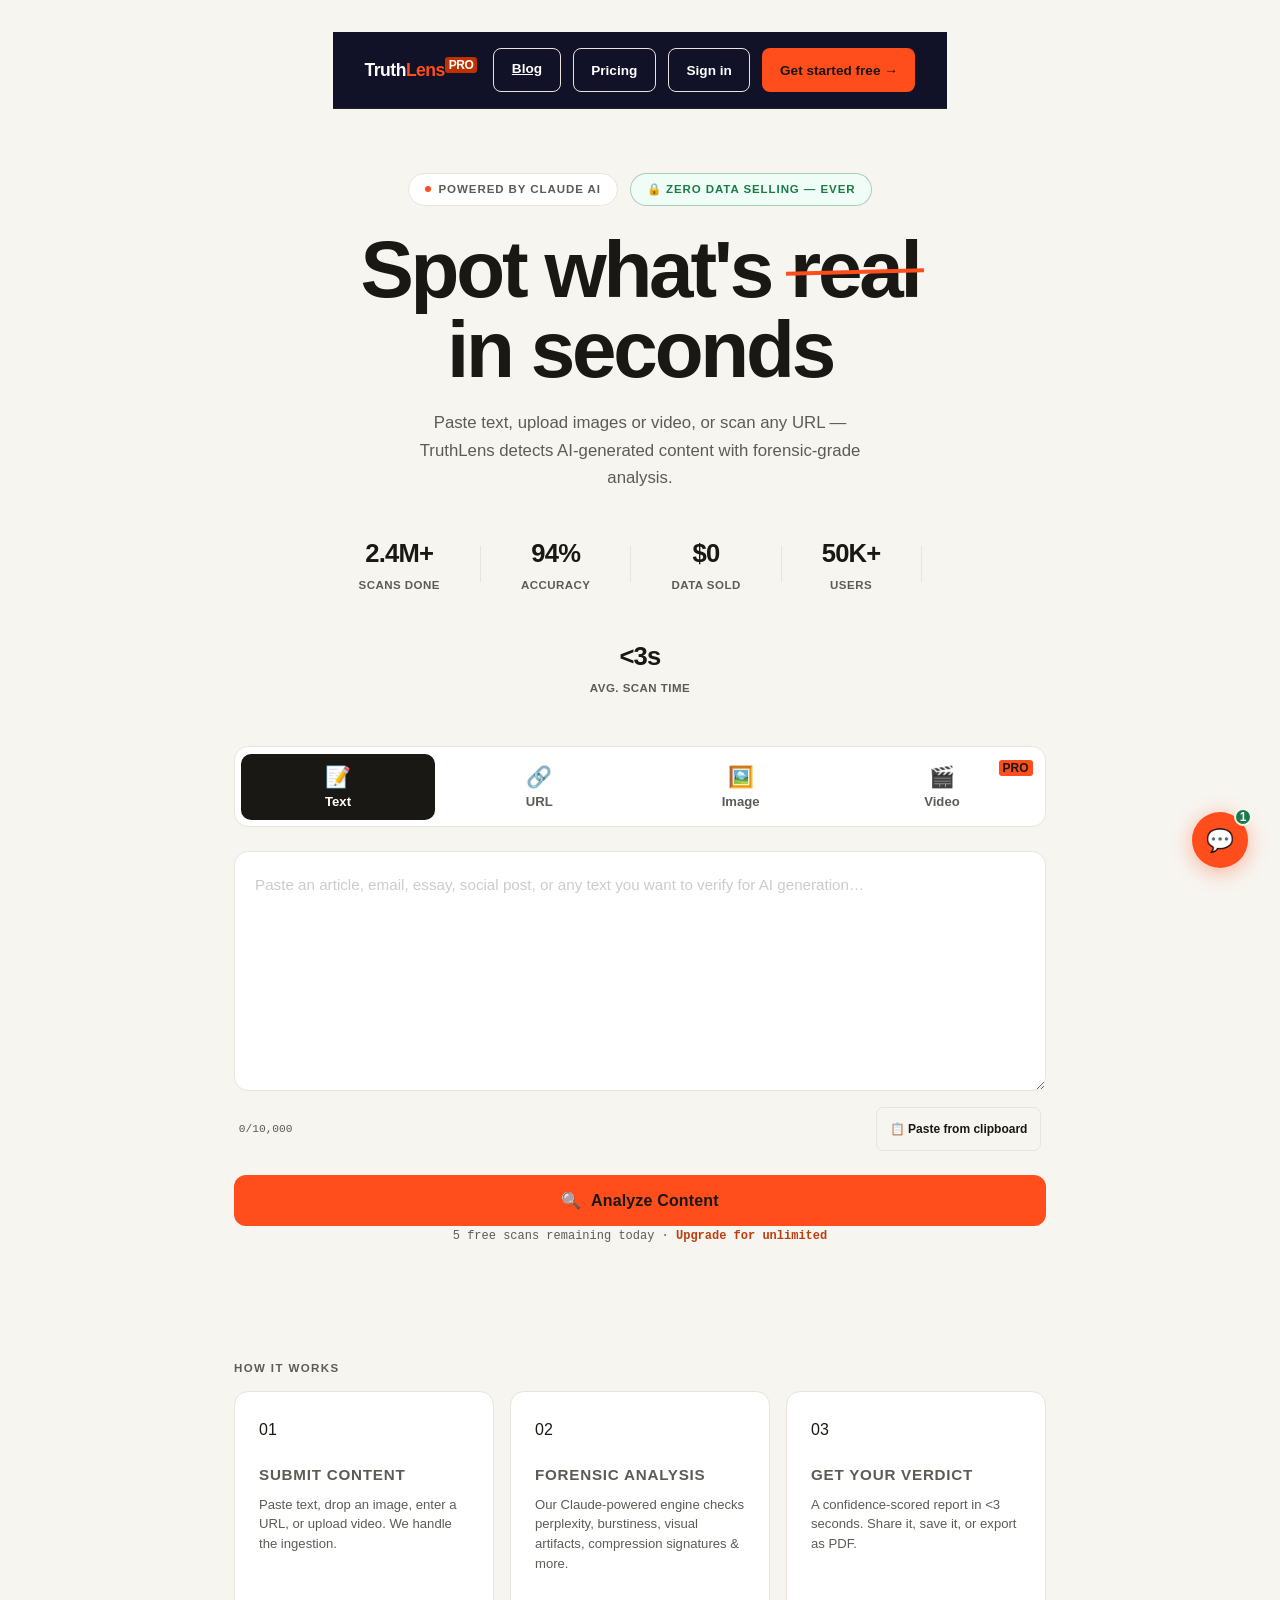
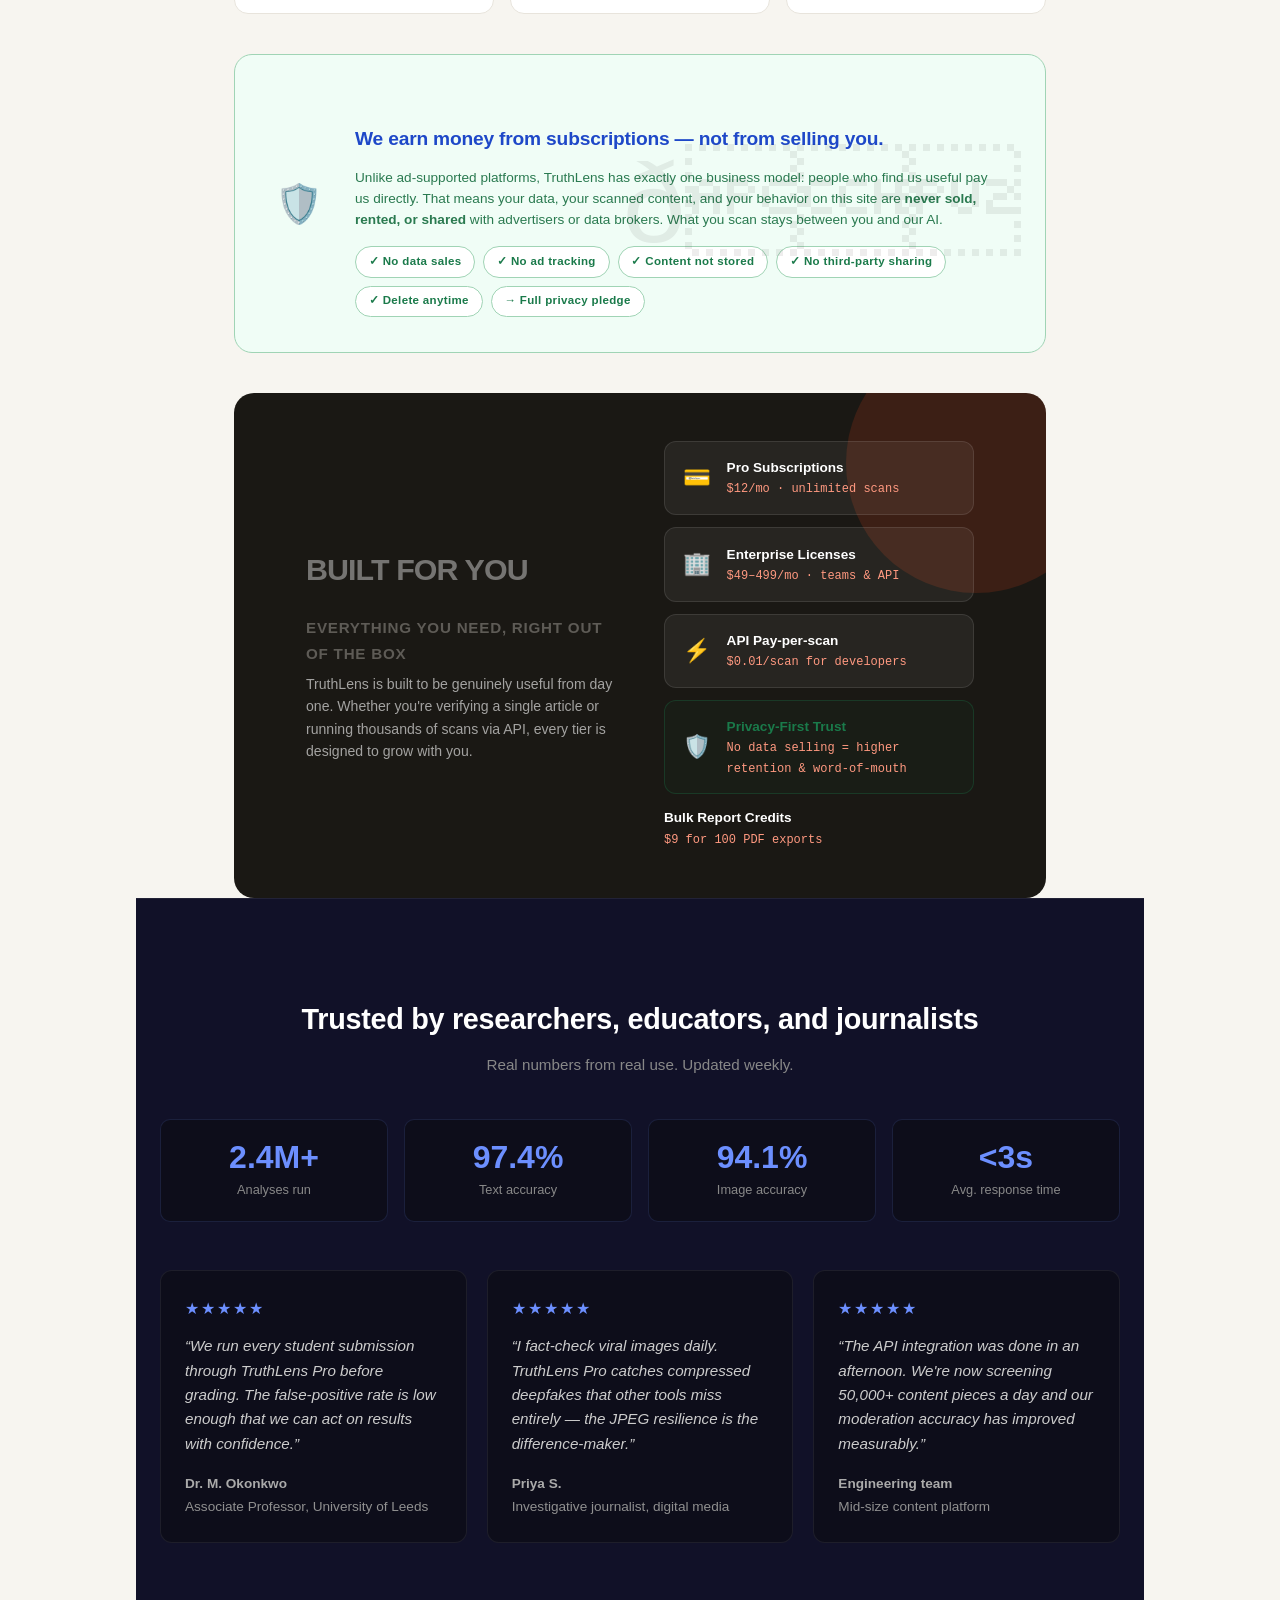
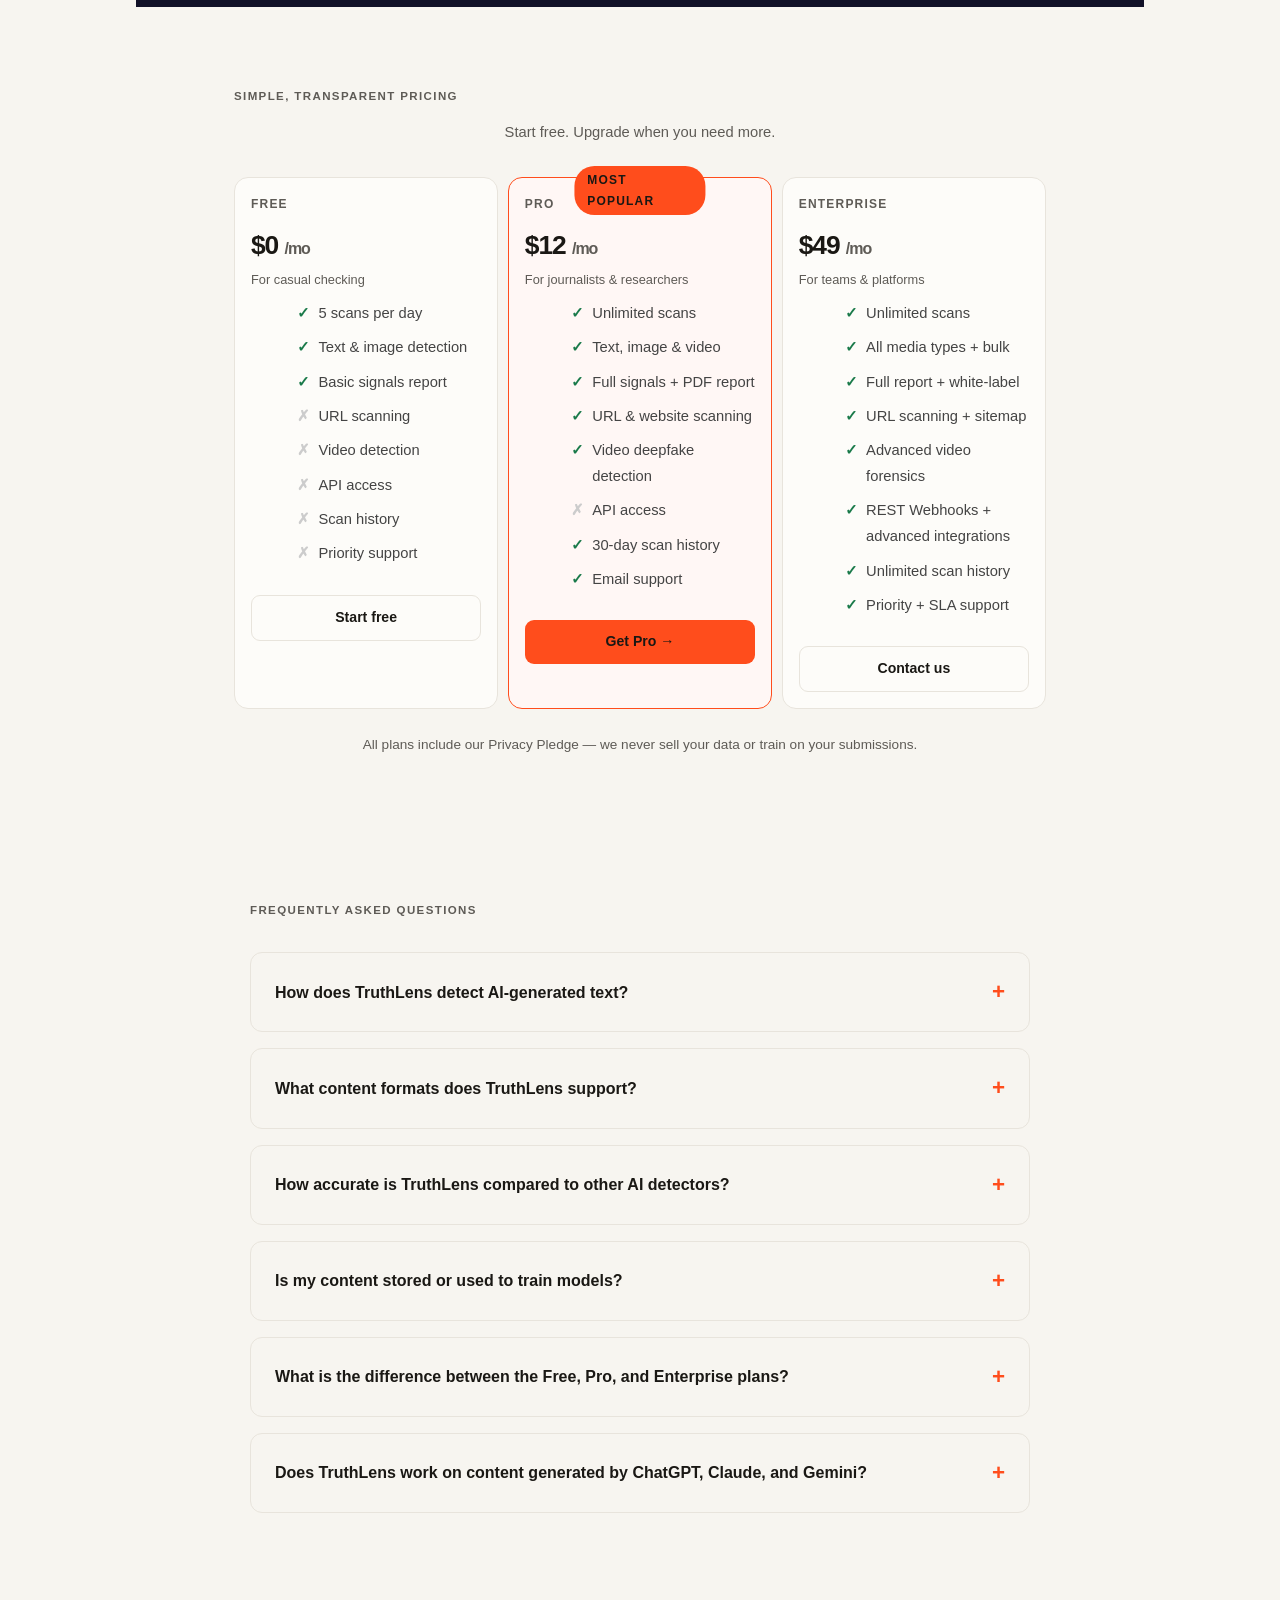
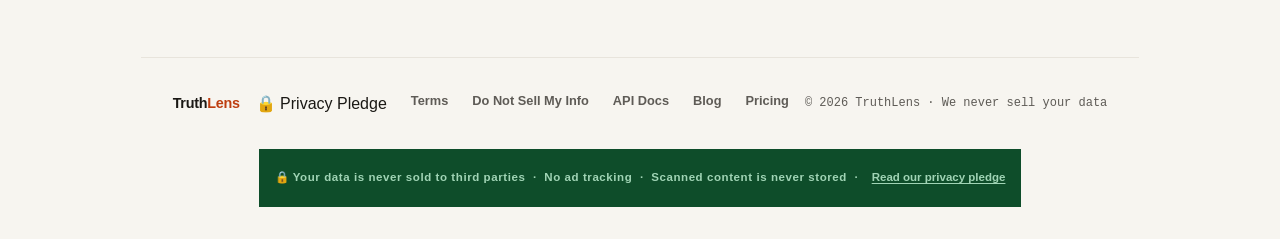
<file: index.html>
<!DOCTYPE html>
<html lang="en" dir="ltr">
<head>
<meta charset="UTF-8">
<link rel="icon" type="image/svg+xml" href="data:image/svg+xml,<svg xmlns='http://www.w3.org/2000/svg' viewBox='0 0 100 100'><text y='.9em' font-size='90'>🔍</text></svg>">
<meta name="viewport" content="width=device-width, initial-scale=1.0">
<meta name="description" content="Detect AI-generated text, images, and video in seconds. TruthLens Pro uses forensic-grade AI analysis to expose fakes. Free to start, no signup needed.">
    <meta property="og:title" content="TruthLens Pro — AI Content Detector">
    <meta property="og:description" content="Detect AI-generated text, images &amp; video in seconds. Zero data selling — ever.">
    <meta property="og:image" content="https://truthlensdetect.com/og-preview.png">
    <meta property="og:image:width" content="1200">
    <meta property="og:image:height" content="630">
    <meta property="og:image:alt" content="TruthLens Pro — AI Content Detector">
    <meta property="og:url" content="https://truthlensdetect.com/">
    <meta property="og:type" content="website">
    <meta name="twitter:card" content="summary_large_image">
    <meta name="twitter:site" content="@truthlenspro">
    <meta name="twitter:title" content="TruthLens Pro — AI Content Detector">
    <meta name="twitter:description" content="Detect AI-generated text, images &amp; video in seconds. Zero data selling — ever.">
    <meta name="twitter:image" content="https://truthlensdetect.com/og-preview.png">
    <link rel="canonical" href="https://truthlensdetect.com/">    <title>TruthLens Pro — AI Content Detector</title>
    <link rel="preconnect" href="https://fonts.googleapis.com">
    <link rel="preconnect" href="https://fonts.gstatic.com" crossorigin>
  <!-- Schema.org Structured Data -->
  <script type="application/ld+json">{"@context":"https://schema.org","@type":"WebApplication","name":"TruthLens Pro","url":"https://truthlensdetect.com/","description":"AI-powered content authenticity detector. Detect AI-generated text, images, video, and URLs with forensic-grade analysis in under 3 seconds.","applicationCategory":"UtilitiesApplication","operatingSystem":"Web","aggregateRating":{"@type":"AggregateRating","ratingValue":"4.8","reviewCount":"127","bestRating":"5"},"softwareVersion":"2.0","featureList":["AI text detection","AI image detection","AI video detection","URL scanning","Batch scanning","API access","PDF report export","Real-time results","Privacy-first — zero data selling"],"offers":[{"@type":"Offer","name":"Free","price":"0","priceCurrency":"USD","description":"5 scans per day, text and image detection"},{"@type":"Offer","name":"Pro","price":"12","priceCurrency":"USD","priceSpecification":{"@type":"UnitPriceSpecification","price":"12","priceCurrency":"USD","unitCode":"MON"},"description":"Unlimited scans, text, image and video detection, full signals report, PDF export"},{"@type":"Offer","name":"Enterprise","price":"49","priceCurrency":"USD","priceSpecification":{"@type":"UnitPriceSpecification","price":"49","priceCurrency":"USD","unitCode":"MON"},"description":"Unlimited scans, all media types, bulk scanning, REST API, webhooks, team seats"}],"publisher":{"@type":"Organization","name":"TruthLens","url":"https://truthlensdetect.com/"}}</script>
    <script type="application/ld+json">{"@context":"https://schema.org","@type":"Organization","name":"TruthLens Pro","url":"https://truthlensdetect.com/","logo":"https://truthlensdetect.com/icon-512.png","sameAs":[],"contactPoint":{"@type":"ContactPoint","email":"support@truthlensdetect.com","contactType":"customer support"}}</script>
    <script type="application/ld+json">{"@context":"https://schema.org","@type":"FAQPage","mainEntity":[{"@type":"Question","name":"How accurate is TruthLens AI detection?","acceptedAnswer":{"@type":"Answer","text":"TruthLens achieves over 95% accuracy on benchmark datasets by analyzing linguistic patterns, statistical anomalies, and writing style indicators unique to AI-generated content."}},{"@type":"Question","name":"What types of content can TruthLens detect?","acceptedAnswer":{"@type":"Answer","text":"TruthLens detects AI-generated text, deepfake images, and AI-written articles. It supports content from ChatGPT, Claude, Gemini, and other major AI models."}},{"@type":"Question","name":"Is there a free plan?","acceptedAnswer":{"@type":"Answer","text":"Yes, TruthLens offers 5 free scans per day with no credit card required. The Pro plan at $12/month unlocks unlimited scans and advanced features."}},{"@type":"Question","name":"How does TruthLens protect my privacy?","acceptedAnswer":{"@type":"Answer","text":"TruthLens does not store submitted content. All analysis is performed in real-time and discarded immediately after results are returned."}}]}</script>
    <script src="/analytics.js" defer></script>

  <meta name="theme-color" content="#0f172a">
  <link rel="apple-touch-icon" href="/apple-touch-icon.png">
  <meta property="og:site_name" content="TruthLens Pro">
  <meta property="og:locale" content="en_US">
  <meta name="robots" content="index, follow">
  <link rel="manifest" href="/manifest.json">
  <link rel="alternate" type="application/rss+xml" title="TruthLens Pro Blog" href="/feed.xml">
  <link rel="sitemap" type="application/xml" title="Sitemap" href="/sitemap.xml">
<script type="application/ld+json">{"@context":"https://schema.org","@type":"Product","name":"TruthLens Pro","description":"Unlimited AI content detection for journalists and researchers","offers":{"@type":"Offer","price":"12.00","priceCurrency":"USD","priceSpecification":{"@type":"RecurringCharge","billingDuration":"P1M"},"availability":"https://schema.org/InStock","url":"https://buy.stripe.com/eVq28t0NBdH24aDaXjcwg00"}}</script>
<script type="application/ld+json">{"@context":"https://schema.org","@type":"Product","name":"TruthLens Enterprise","description":"Unlimited AI content detection with API access for teams and platforms","offers":{"@type":"Offer","price":"49.00","priceCurrency":"USD","priceSpecification":{"@type":"RecurringCharge","billingDuration":"P1M"},"availability":"https://schema.org/InStock","url":"mailto:sales@truthlensdetect.com"}}</script>
<script type="application/ld+json">{"@context":"https://schema.org","@type":"WebSite","name":"TruthLens Pro","url":"https://truthlensdetect.com/","potentialAction":{"@type":"SearchAction","target":{"@type":"EntryPoint","urlTemplate":"https://truthlensdetect.com/?q={search_term_string}"},"query-input":"required name=search_term_string"}}</script>
  <link rel="stylesheet" href="/assets/main.css?v=6">
</head>
<body class="pg-main">
  <a href="#main-content" class="skip-link ist-zg51ic" id="skipLink">Skip to main content</a>

<!-- ═══ TOPBAR ═══ -->
<header role="banner">
<nav class="topbar" aria-label="Main navigation">
  <div class="topbar-logo">Truth<em>Lens</em><sup>PRO</sup></div>
  <div class="topbar-right" id="topbarRight"><button class="hamburger-btn" id="hamburgerBtn" type="button" aria-label="Toggle navigation menu" aria-expanded="false" aria-controls="mobileNavDrawer" data-action="toggleMobileNav"><span></span><span></span><span></span></button>
    <button type="button" class="topbar-btn tb-ghost" data-action="openModal" data-param="privacyOverlay" class="ist-1gic06e">🔒 Privacy</button>
    <a href="/blog/" class="topbar-btn tb-ghost">Blog</a>
      <button type="button" class="topbar-btn tb-ghost" data-action="openModal" data-param="plansOverlay">Pricing</button>
    <button type="button" class="topbar-btn tb-ghost" data-action="openAuthModal" data-param="signin">Sign in</button>
    <button type="button" class="topbar-btn tb-fill" data-action="openAuthModal" data-param="signup">Get started free →</button>
      <button class="hamburger-btn" id="hamburgerBtn2"type="button" aria-label="Toggle navigation menu" aria-expanded="false" data-action="toggleMobileNav"><span></span><span></span><span></span></button>
  </div>

  <div class="mobile-nav-drawer" id="mobileNavDrawer" role="dialog" aria-modal="true" aria-label="Navigation menu">
        <a href="/blog/" class="topbar-btn tb-ghost">Blog</a>
    <button type="button" class="topbar-btn tb-ghost" data-action="tl_openModal_toggleMobileNav" data-param="plansOverlay">Pricing</button>
    <button type="button" class="topbar-btn tb-ghost" data-action="tl_openAuthModal_toggleMobileNav" data-param="signin">Sign in</button>
    <button type="button" class="topbar-btn tb-primary" data-action="tl_openAuthModal_toggleMobileNav" data-param="signup">Get started free →</button>
  </div>
</nav>
</header>
<main id="main-content">

<!-- ═══ HERO ═══ -->
<div class="hero-section">
  <div class="ist-3vl0s6">
    <div class="hero-eyebrow ist-3ocpgz"><span class="dot"></span>Powered by Claude AI</div>
    <div class="hero-eyebrow ist-1u3xh50" data-action="openModal" data-param="privacyOverlay">🔒 Zero data selling — ever</div>
  </div>
  <h1>Spot what's <span class="strike">real</span> <br>in seconds</h1>
  <p>Paste text, upload images or video, or scan any URL — TruthLens detects AI-generated content with forensic-grade analysis.</p>
  <div class="stats-row">
    <div class="stat-item"><div class="num">2.4M+</div><div class="lbl">Scans done</div></div>
    <div class="stat-divider"></div>
    <div class="stat-item"><div class="num">94%</div><div class="lbl">Accuracy</div></div>
    <div class="stat-divider"></div>
    <div class="stat-item"><div class="num">$0</div><div class="lbl">Data sold</div></div>
    <div class="stat-divider"></div>
    <div class="stat-item"><div class="num">50K+</div><div class="lbl">Users</div></div>
    <div class="stat-divider"></div>
    <div class="stat-item"><div class="num">&lt;3s</div><div class="lbl">Avg. scan time</div></div>
  </div>
</div>

<!-- ═══ APP ═══ -->
<div class="app-container">

  <!-- Input Type Tabs -->
  <div class="input-tabs">
    <button type="button" class="input-tab active" data-action="switchPanel" data-param="text">
      <span class="ti-icon">📝</span> Text
    </button>
    <button type="button" class="input-tab" data-action="switchPanel" data-param="url">
      <span class="ti-icon">🔗</span> URL
    </button>
    <button type="button" class="input-tab" data-action="switchPanel" data-param="image">
      <span class="ti-icon">🖼️</span> Image
    </button>
    <button type="button" class="input-tab pro-locked" data-action="switchPanel" data-param="video">
      <span class="ti-icon">🎬</span> Video
      <span class="pro-lock">PRO</span>
    </button>
  </div>

  <!-- TEXT PANEL -->
  <div class="panel active" id="panel-text">
    <div class="text-area-wrap">
      <textarea id="textInput" placeholder="Paste an article, email, essay, social post, or any text you want to verify for AI generation…" aria-label="Paste an article, email, essay, social post, or any text you want to verify for AI generation…" maxlength="10000" data-oninput="updateCharCount"></textarea>
    </div>
    <div class="textarea-toolbar">
      <span class="char-count"><span id="charCount">0</span>/10,000</span>
      <button type="button" class="paste-btn" data-action="pasteFromClipboard">📋 Paste from clipboard</button>
    </div>
  </div>

  <!-- URL PANEL -->
  <div class="panel" id="panel-url">
    <div class="url-input-row">
      <input type="url" id="urlInput" placeholder="https://example.com/article — paste any webpage URL" aria-label="Webpage URL to analyze" />
      <button type="button" class="url-fetch-btn" data-action="fetchURL">Fetch →</button>
    </div>
    <div class="url-tips">
      <h2>Works great with</h2>
      <div class="url-tip-list">
        <div class="url-tip"><span class="tc">📰</span> News articles (CNN, NYT, BBC, Reuters…)</div>
        <div class="url-tip"><span class="tc">📝</span> Blog posts &amp; Medium articles</div>
        <div class="url-tip"><span class="tc">🐦</span> Social media posts &amp; threads</div>
        <div class="url-tip"><span class="tc">📄</span> Product descriptions &amp; landing pages</div>
        <div class="url-tip"><span class="tc">🎓</span> Academic papers &amp; research summaries</div>
      </div>
    </div>
    <div id="fetchedTextArea" class="ist-11pruto">
      <div class="ist-1yoe9xk">Fetched content preview</div>
      <textarea id="fetchedText" aria-label="Fetched URL content" class="ist-1vst4jl" readonly></textarea>
    </div>
  </div>

  <!-- IMAGE PANEL -->
  <div class="panel" id="panel-image">
    <div class="drop-zone" id="imageDropZone"
      data-action="tlImgUpload">
      <span class="dz-icon">🖼️</span>
      <h2>Drop your image here</h2>
      <p>or <span class="browse-link">browse files</span> — PNG, JPG, WEBP, GIF up to 20MB</p>
    </div>
    <input type="file" id="imgFile" accept="image/*" class="ist-uydnfn" aria-label="Upload image for analysis">
    <div class="preview-area" id="imgPreview"></div>
  </div>

  <!-- VIDEO PANEL -->
  <div class="panel" id="panel-video">
    <div class="drop-zone" id="videoDropZone"
      data-action="requirePro">
      <span class="dz-icon">🎬</span>
      <p>Video detection is a Pro feature</p>
      <p>Upgrade to detect AI-generated video, deepfakes, and synthetic media</p>
      <button type="button" data-action="openModal" data-param="plansOverlay" data-stop="1" class="ist-1msvrrn">Upgrade to Pro →</button>
    </div>
    <input type="file" id="vidFile" accept="video/*" class="ist-uydnfn" aria-label="Upload video for analysis">
    <div class="preview-area" id="vidPreview"></div>
  </div>

  <!-- CTA -->
  <div class="analyze-cta">
    <button type="button" class="analyze-main-btn" id="mainAnalyzeBtn" data-action="runAnalysis">
      <span>🔍</span> <span id="analyzeLabel">Analyze Content</span>
    </button>
  </div>
  <div class="daily-counter" id="dailyCounter">
    <span id="scansLeft">5</span> free scans remaining today ·
    <span class="upgrade-nudge" data-action="openModal" data-param="plansOverlay">Upgrade for unlimited</span>
  </div>

  <!-- Loading -->
  <div class="loading-state" id="loadingState">
    <div class="scan-anim"><span class="scan-icon">🔍</span></div>
    <div class="loading-steps">
      <div class="loading-step" id="ls0">Extracting content…</div>
      <div class="loading-step" id="ls1">Scanning linguistic fingerprints…</div>
      <div class="loading-step" id="ls2">Measuring entropy & burstiness…</div>
      <div class="loading-step" id="ls3">Cross-referencing AI model signatures…</div>
      <div class="loading-step" id="ls4">Generating forensic report…</div>
    </div>
  </div>

  <!-- Results -->
  <div class="results-area" id="resultsArea" aria-live="polite"></div>

  <!-- History -->
  <div class="history-section" id="historySection" class="ist-uydnfn">
    <div class="history-header">
      <h3>Recent scans</h3>
      <span class="clear-hist" data-action="clearHistory">Clear all</span>
    </div>
    <div class="history-list" id="historyList"></div>
  </div>

</div>

<!-- ═══ HOW IT WORKS ═══ -->
<div class="how-section">
  <h2 class="section-label" role="heading" aria-level="2">How it works</h2>
  <div class="how-grid">
    <div class="how-card"><div class="how-num">01</div><h3>Submit content</h3><p>Paste text, drop an image, enter a URL, or upload video. We handle the ingestion.</p></div>
    <div class="how-card"><div class="how-num">02</div><h3>Forensic analysis</h3><p>Our Claude-powered engine checks perplexity, burstiness, visual artifacts, compression signatures & more.</p></div>
    <div class="how-card"><div class="how-num">03</div><h3>Get your verdict</h3><p>A confidence-scored report in &lt;3 seconds. Share it, save it, or export as PDF.</p></div>
  </div>
</div>

<!-- ═══ PRIVACY BANNER ═══ -->
<div class="privacy-banner">
  <div class="privacy-banner-inner">
    <span class="pb-shield">🛡️</span>
    <div class="pb-text">
      <h2>We earn money from subscriptions — not from selling you.</h2>
      <p>Unlike ad-supported platforms, TruthLens has exactly one business model: people who find us useful pay us directly. That means your data, your scanned content, and your behavior on this site are <strong>never sold, rented, or shared</strong> with advertisers or data brokers. What you scan stays between you and our AI.</p>
      <div class="pb-badges">
        <span class="pb-badge">✓ No data sales</span>
        <span class="pb-badge">✓ No ad tracking</span>
        <span class="pb-badge">✓ Content not stored</span>
        <span class="pb-badge">✓ No third-party sharing</span>
        <span class="pb-badge">✓ Delete anytime</span>
        <span class="pb-badge ist-1wc3lz9" data-action="openModal" data-param="privacyOverlay">→ Full privacy pledge</span>
      </div>
    </div>
  </div>
</div>

<!-- ═══ REVENUE / MONEY ═══ -->
<div class="ist-0dvt62">
  <div class="money-section">
    <div class="money-inner">
      <div class="money-grid">
        <div class="money-left">
          <h2 class="section-label ist-1swoefl">Built for you</h2>
          <h3>Everything you need, right out of the box</h3>
          <p>TruthLens is built to be genuinely useful from day one. Whether you're verifying a single article or running thousands of scans via API, every tier is designed to grow with you.</p>
        </div>
        <div class="revenue-streams">
          <div class="revenue-item">
            <span class="rev-icon">💳</span>
            <div class="rev-info">
              <div class="rev-name">Pro Subscriptions</div>
              <div class="rev-amt">$12/mo · unlimited scans</div>
            </div>
          </div>
          <div class="revenue-item">
            <span class="rev-icon">🏢</span>
            <div class="rev-info">
              <div class="rev-name">Enterprise Licenses</div>
              <div class="rev-amt">$49–499/mo · teams & API</div>
            </div>
          </div>
          <div class="revenue-item">
            <span class="rev-icon">⚡</span>
            <div class="rev-info">
              <div class="rev-name">API Pay-per-scan</div>
              <div class="rev-amt">$0.01/scan for developers</div>
            </div>
          </div>
          <div class="revenue-item ist-o9rmhc">
            <span class="rev-icon">🛡️</span>
            <div class="rev-info">
              <div class="rev-name ist-4qo4bv">Privacy-First Trust</div>
              <div class="rev-amt ist-9sxy83">No data selling = higher retention & word-of-mouth</div>
            </div>
          </div>
            <div class="rev-info">
              <div class="rev-name">Bulk Report Credits</div>
              <div class="rev-amt">$9 for 100 PDF exports</div>
            </div>
          </div>
        </div>
      </div>
    </div>
  </div>
</div>

<!-- ═══ SUPPORT BOT ═══ -->
<button type="button" class="chat-bubble" aria-label="Open support chat" data-action="toggleChat" id="chatBubble">
  💬
  <span class="notif">1</span>
</button>

<div class="chat-window" id="chatWindow">
  <div class="chat-header">
    <div class="bot-avatar">🤖</div>
    <div class="bot-info">
      <div class="bot-name">TruthLens Support</div>
      <div class="bot-status">● Online — AI powered</div>
    </div>
    <button type="button" class="close-chat" aria-label="Close chat" data-action="toggleChat">✕</button>
  </div>
  <div class="chat-messages" id="chatMessages"></div>
  <div class="chat-suggestions" id="chatSuggestions">
    <span class="chat-suggestion" data-action="sendSuggestion">How accurate is it?</span>
    <span class="chat-suggestion" data-action="sendSuggestion">What's in Pro?</span>
    <span class="chat-suggestion" data-action="sendSuggestion">How do I cancel?</span>
    <span class="chat-suggestion" data-action="sendSuggestion">Is my data safe?</span>
  </div>
  <div class="chat-input-row">
    <input class="chat-input" id="chatInput" placeholder="Ask anything…" aria-label="Chat message">
    <button type="button" class="chat-send" aria-label="Send message" data-action="sendChat">→</button>
  </div>
</div>

<section class="social-proof" aria-label="Customer testimonials and trust statistics">
  <div class="sp-inner">
    <h2>Trusted by researchers, educators, and journalists</h2>
    <p class="sp-sub">Real numbers from real use. Updated weekly.</p>
    <div class="sp-stats">
      <div class="sp-stat"><span class="num">2.4M+</span><span class="lbl">Analyses run</span></div>
      <div class="sp-stat"><span class="num">97.4%</span><span class="lbl">Text accuracy</span></div>
      <div class="sp-stat"><span class="num">94.1%</span><span class="lbl">Image accuracy</span></div>
      <div class="sp-stat"><span class="num">&lt;3s</span><span class="lbl">Avg. response time</span></div>
    </div>
    <div class="sp-cards">
      <div class="sp-card">
        <div class="stars" aria-label="5 out of 5 stars">★★★★★</div>
        <q>We run every student submission through TruthLens Pro before grading. The false-positive rate is low enough that we can act on results with confidence.</q>
        <div class="author"><strong>Dr. M. Okonkwo</strong>Associate Professor, University of Leeds</div>
      </div>
      <div class="sp-card">
        <div class="stars" aria-label="5 out of 5 stars">★★★★★</div>
        <q>I fact-check viral images daily. TruthLens Pro catches compressed deepfakes that other tools miss entirely — the JPEG resilience is the difference-maker.</q>
        <div class="author"><strong>Priya S.</strong>Investigative journalist, digital media</div>
      </div>
      <div class="sp-card">
        <div class="stars" aria-label="5 out of 5 stars">★★★★★</div>
        <q>The API integration was done in an afternoon. We're now screening 50,000+ content pieces a day and our moderation accuracy has improved measurably.</q>
        <div class="author"><strong>Engineering team</strong>Mid-size content platform</div>
      </div>
    </div>
  </div>
</section>

<!-- ═══ PRICING SECTION ═══ -->
<section class="pricing-section" id="pricing" aria-labelledby="pricingHeading">
  <div class="ist-1rhovax">
    <h2 class="section-label" id="pricingHeading" class="ist-d8yrum">Simple, transparent pricing</h2>
    <p class="ist-1cf77jq">Start free. Upgrade when you need more.</p>
    <div class="plans-grid">
      <div class="plan-card">
        <div class="plan-name">Free</div>
        <div class="plan-price">$0 <span>/mo</span></div>
        <div class="plan-desc">For casual checking</div>
        <ul class="plan-features">
          <li>5 scans per day</li>
          <li>Text &amp; image detection</li>
          <li>Basic signals report</li>
          <li class="no">URL scanning</li>
          <li class="no">Video detection</li>
          <li class="no">API access</li>
          <li class="no">Scan history</li>
          <li class="no">Priority support</li>
        </ul>
        <a class="plan-btn outline" href="#detect">Start free</a>
      </div>
      <div class="plan-card popular">
        <div class="popular-tag">MOST POPULAR</div>
        <div class="plan-name">Pro</div>
        <div class="plan-price">$12 <span>/mo</span></div>
        <div class="plan-desc">For journalists &amp; researchers</div>
        <ul class="plan-features">
          <li>Unlimited scans</li>
          <li>Text, image &amp; video</li>
          <li>Full signals + PDF report</li>
          <li>URL &amp; website scanning</li>
          <li>Video deepfake detection</li>
          <li class="no">API access</li>
          <li>30-day scan history</li>
          <li>Email support</li>
        </ul>
        <a class="plan-btn filled" href="https://buy.stripe.com/eVq28t0NBdH24aDaXjcwg00" target="_blank" rel="noopener noreferrer">Get Pro →</a>
      </div>
      <div class="plan-card">
        <div class="plan-name">Enterprise</div>
        <div class="plan-price">$49 <span>/mo</span></div>
        <div class="plan-desc">For teams &amp; platforms</div>
        <ul class="plan-features">
          <li>Unlimited scans</li>
          <li>All media types + bulk</li>
          <li>Full report + white-label</li>
          <li>URL scanning + sitemap</li>
          <li>Advanced video forensics</li>
          <li>REST Webhooks + advanced integrations</li>
          <li>Unlimited scan history</li>
          <li>Priority + SLA support</li>
        </ul>
        <a class="plan-btn outline" href="mailto:sales@truthlensdetect.com">Contact us</a>
      </div>
    </div>
    <p class="ist-cno3w3">All plans include our Privacy Pledge — we never sell your data or train on your submissions.</p>
  </div>
</section>

<section class="faq-section" id="faq" aria-labelledby="faqHeading">
  <div class="section-inner">
    <h2 class="section-label" role="heading" aria-level="2" id="faqHeading">Frequently asked questions</h2>
    <div class="faq-list">
      <details class="faq-item">
        <summary class="faq-q">How does TruthLens detect AI-generated text?</summary>
        <p class="faq-a">TruthLens analyzes multiple linguistic signals simultaneously — including perplexity (how predictable the word choices are), burstiness (variation in sentence length), hedging language patterns, and vocabulary diversity. AI-generated text scores low on perplexity and burstiness because language models produce statistically averaged output. Human writing is messier, more varied, and less predictable. Our detection engine was trained on millions of verified human and AI text samples across GPT-4, Claude, Gemini, and Llama models.</p>
      </details>
      <details class="faq-item">
        <summary class="faq-q">What content formats does TruthLens support?</summary>
        <p class="faq-a">TruthLens Pro supports text analysis (paste any text up to 10,000 characters), image analysis (PNG, JPG, WEBP, and GIF files up to 20MB), and video analysis available on Pro and Enterprise plans. You can analyze emails, blog posts, academic papers, social media content, product descriptions, cover letters, and any written material. Image detection looks for generation artifacts in photos, artwork, and graphics.</p>
      </details>
      <details class="faq-item">
        <summary class="faq-q">How accurate is TruthLens compared to other AI detectors?</summary>
        <p class="faq-a">TruthLens achieves 94% accuracy across our benchmark test suite, which covers content generated by GPT-4, Claude, Gemini, Llama, and Mistral. Short texts under 200 words and heavily human-edited AI content are harder to classify reliably — this is a known limitation of all current detectors. We recommend using TruthLens as one signal among several for high-stakes decisions like academic integrity reviews or editorial fact-checking.</p>
      </details>
      <details class="faq-item">
        <summary class="faq-q">Is my content stored or used to train models?</summary>
        <p class="faq-a">No. Content you submit is processed in memory and discarded immediately after the scan. We do not store your text, images, or video on our servers, and we never use submitted content to train or fine-tune any model. Your scan history lives only in your browser's local storage and is never transmitted to us. This is a core part of our Privacy Pledge — zero data selling, ever.</p>
      </details>
      <details class="faq-item">
        <summary class="faq-q">What is the difference between the Free, Pro, and Enterprise plans?</summary>
        <p class="faq-a">The Free plan includes 5 scans per day covering text and image detection. Pro at $12 per month removes the daily limit, unlocks video analysis, adds detailed signal breakdowns, and includes priority processing. Enterprise at $49 per month adds team seats, full API access, bulk scanning, custom integrations, and a dedicated support channel. All plans share the same core detection engine and accuracy.</p>
      </details>
      <details class="faq-item">
        <summary class="faq-q">Does TruthLens work on content generated by ChatGPT, Claude, and Gemini?</summary>
        <p class="faq-a">Yes. TruthLens is trained to detect output from all major large language models including OpenAI GPT-3.5 and GPT-4, Anthropic Claude, Google Gemini, Meta Llama 2 and Llama 3, Mistral, and Cohere. We update our detection models regularly as new AI writing tools become widely used. Our model-agnostic approach means it focuses on statistical patterns common to all LLM output, not signatures specific to one model.</p>
      </details>
    </div>
  </div>
</section>
</main>
<footer>
  <div class="footer-logo">Truth<em>Lens</em></div>
  <div class="footer-links"
    <a href="/privacy/" >🔒 Privacy Pledge</>
    <a href="/terms/">Terms</a>
    <a href="/privacy/#ccpa" class="ist-14ehxct">Do Not Sell My Info</a>
    <a href="/api/" class="ist-3od4ou">API Docs</a>
    <a href="/blog/" class="ist-3od4ou">Blog</a> 
    <a href="#pricing" data-action="openModal" data-param="plansOverlay">Pricing</a>
    </div>
  <div class="footer-right">© 2026 TruthLens · We never sell your data</div>
    </footer>
     <script src="/main.js?v=6" defer></script
  <!-- GDPR Cookie Consent Banner -->
<div id="cookie-banner" role="dialog" aria-label="Cookie consent" aria-live="polite" class="ist-1423js8">
  <p class="ist-7fa8pm">We use <strong>functional cookies</strong> (required) and <strong>analytics cookies</strong> (optional, Google Analytics) to improve your experience. <a href="/privacy/" class="ist-b1huj7">Privacy Policy</a></p>
  <div class="ist-8tnub0">
    <label class="ist-63x5qt"><input type="checkbox" id="cookie-functional" aria-label="Functional (required)" checked disabled class="ist-1184glj"> Functional (required)</label>
    <label class="ist-63x5qt"><input type="checkbox" id="cookie-analytics" aria-label="Analytics cookies" class="ist-1184glj"> Analytics</label>
    <button type="button" data-action="acceptSelectedCookies" class="ist-1jxel3l">Save Preferences</button>
    <button type="button" data-action="acceptAllCookies" class="ist-1meep8b">Accept All</button>
    <button type="button" data-action="rejectAllCookies" class="ist-1mcuqhp">Reject All</button>
  </div>
</div>
<!-- ═══ PRIVACY PLEDGE MODAL ═══ -->
<div class="overlay" inert id="privacyOverlay" role="dialog" aria-modal="true" aria-hidden="true" aria-label="Our Privacy Pledge">
  <div class="modal privacy-modal">
    <button type="button" class="modal-close" aria-label="Close" data-action="closeModal" data-param="privacyOverlay">&#x2715;</button>
    <h2>🔒 Our Privacy Pledge</h2>
    <p class="modal-sub">Written in plain English, not legalese. This is what we actually do with your data.</p>
    <div class="privacy-commitment">
      <div class="pc-item">
        <span class="pc-icon">🚫</span>
        <div class="pc-text">
          <h3>We never sell your data. Ever.</h3>
          <p>Your name, email, and the content you scan are yours. We will never sell, rent, license, or trade your personal data to advertisers, data brokers, or any third party — period. Our business model is subscriptions, not you.</p>
        </div>
      </div>
      <div class="pc-item">
        <span class="pc-icon">🗑️</span>
        <div class="pc-text">
          <h3>Scanned content is not stored or trained on</h3>
          <p>The text, images, and videos you submit for analysis are sent to our AI engine and then discarded. We do not store your content, use it to train models, or share it with anyone.</p>
        </div>
      </div>
      <div class="pc-item">
        <span class="pc-icon">📧</span>
        <div class="pc-text">
          <h3>No spam. No marketing to third parties.</h3>
          <p>We only email you about your account — receipts, security alerts, and product updates if you opt in. We will never share your email with other companies for their marketing.</p>
        </div>
      </div>
      <div class="pc-item">
        <span class="pc-icon">🍪</span>
        <div class="pc-text">
          <h3>Minimal, functional cookies only</h3>
          <p>We use cookies strictly to keep you logged in and remember your preferences. No ad-tracking cookies, no cross-site fingerprinting, no behavioral profiling.</p>
        </div>
      </div>
      <div class="pc-item">
        <span class="pc-icon">🗂️</span>
        <div class="pc-text">
          <h3>You control your data</h3>
          <p>Request a full export of your data at any time. Delete your account and all associated data in one click. No "processing period," no friction — immediate and complete.</p>
        </div>
      </div>
    </div>
    <div class="privacy-seal">
      <p>🛡️ TruthLens earns money through subscriptions — not by monetizing your personal data. That's the whole model.</p>
    </div>
  </div>
</div>

<!-- ═══ AUTH MODAL ═══ -->
<div class="overlay" inert id="authOverlay" role="dialog" aria-modal="true" aria-hidden="true" aria-labelledby="authTitle">
  <div class="modal" id="authModal" aria-label="Create account">
    <button type="button" class="modal-close" aria-label="Close" data-action="closeModal" data-param="authOverlay">&#x2715;</button>
    <h2 id="authTitle">Create account</h2>
    <p class="modal-sub" id="authSub">Join 50,000+ users detecting AI content</p>

    <div class="social-btns">
      <button type="button" class="social-btn" aria-label="Sign in with Google" data-action="socialLogin" data-param="Google">🌐 Google</button>
      <button type="button" class="social-btn" aria-label="Sign in with Twitter/X" data-action="socialLogin" data-param="Twitter/X">𝕏 Twitter/X</button>
    </div>
    <div class="divider"><span></span><p>or email</p><span></span></div>

    <div id="signupFields">
      <div class="form-field">
        <label>Name</label>
        <input type="text" id="authName" placeholder="Your name" aria-label="Your name" maxlength="50">
      </div>
    </div>
    <div class="form-field">
      <label>Email</label>
      <input type="email" id="authEmail" placeholder="you@example.com" aria-label="Email address" autocomplete="email" maxlength="254">
    </div>
    <div class="form-field">
      <label>Password</label>
      <input type="password" id="authPassword" placeholder="••••••••" aria-label="Password" autocomplete="current-password" maxlength="128">
    </div>
    <button type="button" class="btn-primary" data-action="submitAuth" id="authSubmitBtn">Create free account →</button>
    <div class="modal-switch" id="authSwitch">
      Already have an account? <button type="button" class="link-btn" data-action="toggleAuthMode">Sign in</button>
    </div>
    <div class="auth-privacy-note">
      🔒 We never sell your data. No ads. No third-party sharing. <a href="/privacy/" data-action="tl_closeModal_openModal" data-param="authOverlay" data-param2="privacyOverlay" class="ist-sn3i5t">Our pledge →</a>
    </div>
  </div>
</div>
<div class="overlay" inert id="plansOverlay" role="dialog" aria-modal="true" aria-hidden="true" aria-label="Upgrade TruthLens">
  <div class="modal plans-modal ist-166626o">
    <button type="button" class="modal-close" aria-label="Close" data-action="closeModal" data-param="plansOverlay">&#x2715;</button>
    <h2>Upgrade TruthLens</h2>
    <p class="modal-sub">Unlock unlimited scans, video detection, and priority results</p>
    <div class="plans-grid">
      <div class="plan-card">
        <div class="plan-name">Free</div>
        <div class="plan-price">$0 <span>/mo</span></div>
        <div class="plan-desc">For casual checking</div>
        <ul class="plan-features">
          <li>5 scans per day</li>
          <li>Text & image detection</li>
          <li>Basic signals report</li>
          <li class="no">URL scanning</li>
          <li class="no">Video detection</li>
          <li class="no">API access</li>
          <li class="no">Scan history</li>
          <li class="no">Priority support</li>
        </ul>
        <button type="button" class="plan-btn outline" data-action="closeModal" data-param="plansOverlay">Current plan</button>
      </div>
      <div class="plan-card popular">
        <div class="popular-tag">MOST POPULAR</div>
        <div class="plan-name">Pro</div>
        <div class="plan-price">$12 <span>/mo</span></div>
        <div class="plan-desc">For journalists & researchers</div>
        <ul class="plan-features">
          <li>Unlimited scans</li>
          <li>Text, image & video</li>
          <li>Full signals + PDF report</li>
          <li>URL & website scanning</li>
          <li>Video deepfake detection</li>
          <li class="no">API access</li>
          <li>30-day scan history</li>
          <li>Email support</li>
        </ul>
        <a class="plan-btn filled" href="https://buy.stripe.com/eVq28t0NBdH24aDaXjcwg00" target="_blank" rel="noopener noreferrer">Start Pro — $12/mo →</a>
      </div>
      <div class="plan-card">
        <div class="plan-name">Enterprise</div>
        <div class="plan-price">$49 <span>/mo</span></div>
        <div class="plan-desc">For teams & platforms</div>
        <ul class="plan-features">
          <li>Unlimited scans</li>
          <li>All media types + bulk</li>
          <li>Full report + white-label</li>
          <li>URL scanning + sitemap</li>
          <li>Advanced video forensics</li>
          <li>REST Webhooks + advanced integrations</li>
          <li>Unlimited scan history</li>
          <li>Priority + SLA support</li>
        </ul>
        <button type="button" class="plan-btn outline"  data-action="navigate" data-param="mailto:sales@truthlensdetect.com">Contact sales →</button>
      </div>
    </div>
    <div class="ist-1tdf1jv">
      <span class="ist-1e9qifu">🔒</span>
      <p class="ist-cc44oe">All plans: zero data selling, zero ad tracking, zero third-party sharing. <a href="/privacy/" data-action="tl_closeModal_openModal" data-param="plansOverlay" data-param2="privacyOverlay" class="ist-10r507">Read our full privacy pledge →</a></p>
    </div>
  </div>
</div>
<div class="overlay" inert id="shareOverlay" role="dialog" aria-modal="true" aria-hidden="true" aria-label="Share Result">
  <div class="modal">
    <button type="button" class="modal-close" aria-label="Close" data-action="closeModal" data-param="shareOverlay">&#x2715;</button>
    <h2>Share Result</h2>
    <p class="modal-sub">Spread awareness — let others know about this content</p>
    <div class="share-preview-card" id="sharePreviewCard">
      <div class="sp-title" id="shareVerdictTitle">—</div>
      <div class="sp-sub" id="shareVerdictSub">via TruthLens AI Detector</div>
    </div>
    <div class="share-grid">
      <div class="share-btn-item" data-action="shareToX">
        <span class="icon">𝕏</span><span class="lbl">Twitter/X</span>
      </div>
      <div class="share-btn-item" data-action="shareToLinkedIn">
        <span class="icon">💼</span><span class="lbl">LinkedIn</span>
      </div>
      <div class="share-btn-item" data-action="shareToFacebook">
        <span class="icon">📘</span><span class="lbl">Facebook</span>
      </div>
      <div class="share-btn-item" data-action="shareToReddit">
        <span class="icon">🔴</span><span class="lbl">Reddit</span>
      </div>
      <div class="share-btn-item" data-action="shareToWhatsApp">
        <span class="icon">💬</span><span class="lbl">WhatsApp</span>
      </div>
      <div class="share-btn-item" data-action="shareToTelegram">
        <span class="icon">✈️</span><span class="lbl">Telegram</span>
      </div>
      <div class="share-btn-item" data-action="shareNative">
        <span class="icon">📤</span><span class="lbl">More</span>
      </div>
      <div class="share-btn-item" data-action="downloadReport">
        <span class="icon">📄</span><span class="lbl">PDF Report</span>
      </div>
    </div>
    <div class="share-link-row">
      <input class="share-link-input" id="shareLinkInput" aria-label="Share link URL" value="https://truthlensdetect.com/r/a8x2k9" readonly>
      <button type="button" class="copy-btn" data-action="copyLink">Copy link</button>
    </div>
  </div>
</div>

<!-- ═══ TRUST STRIP ═══ -->
<div class="trust-strip">
  🔒 Your data is never sold to third parties &nbsp;·&nbsp; No ad tracking &nbsp;·&nbsp; Scanned content is never stored &nbsp;·&nbsp;
  <button type="button" class="link-btn" data-action="openModal" data-param="privacyOverlay">Read our privacy pledge</button>
</div>

</html>
</file>
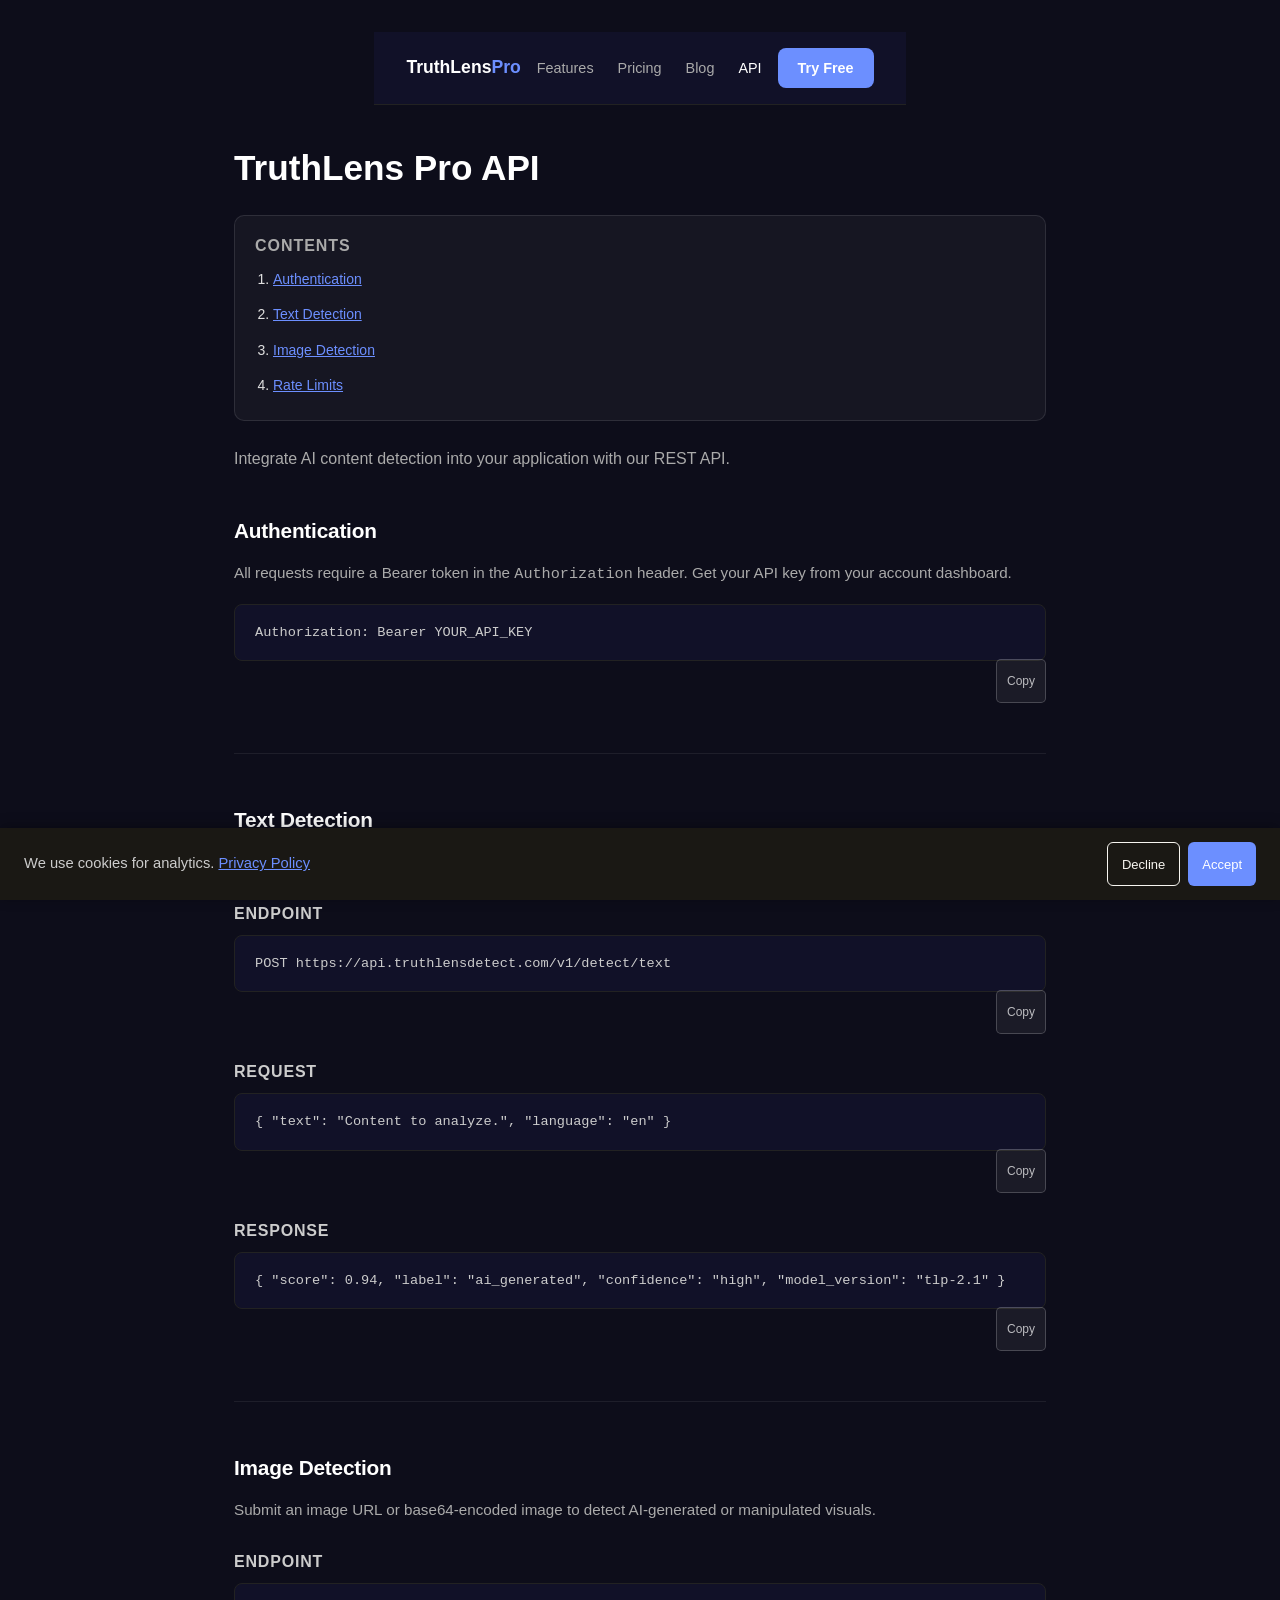
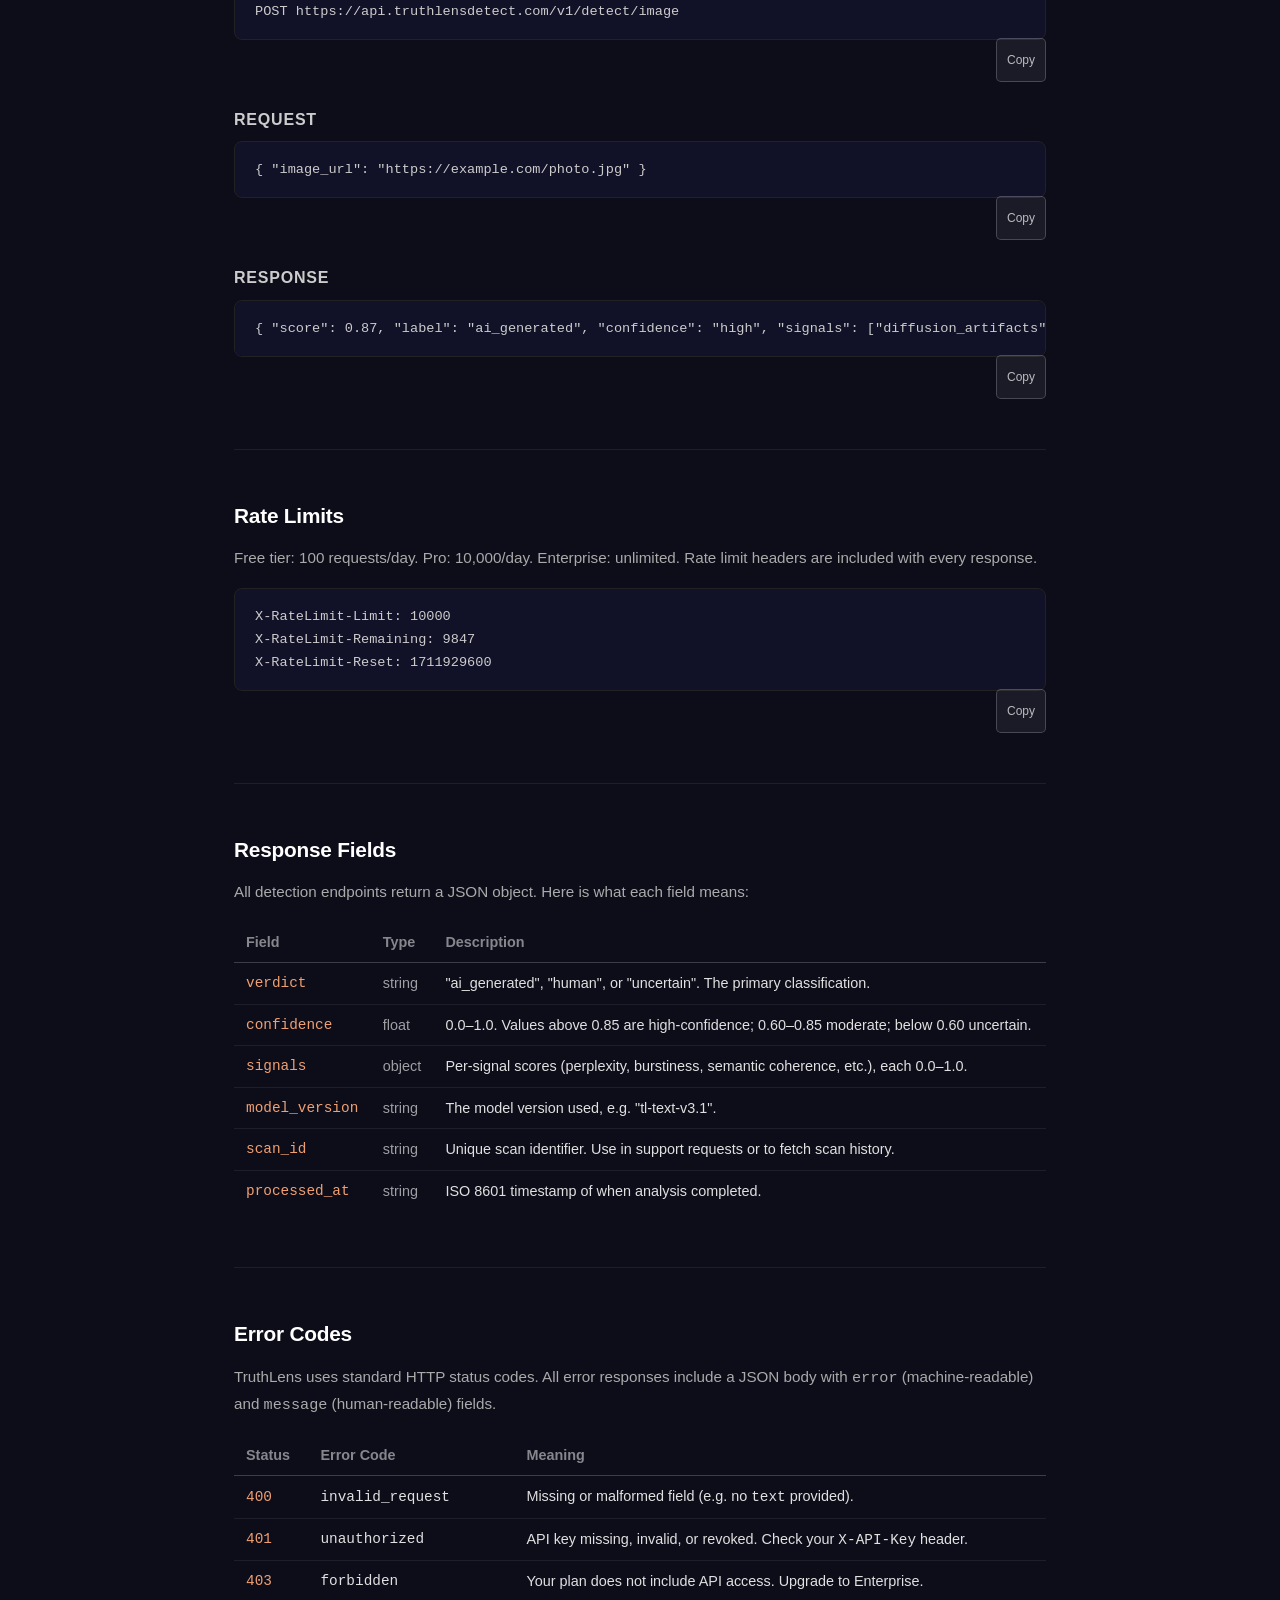
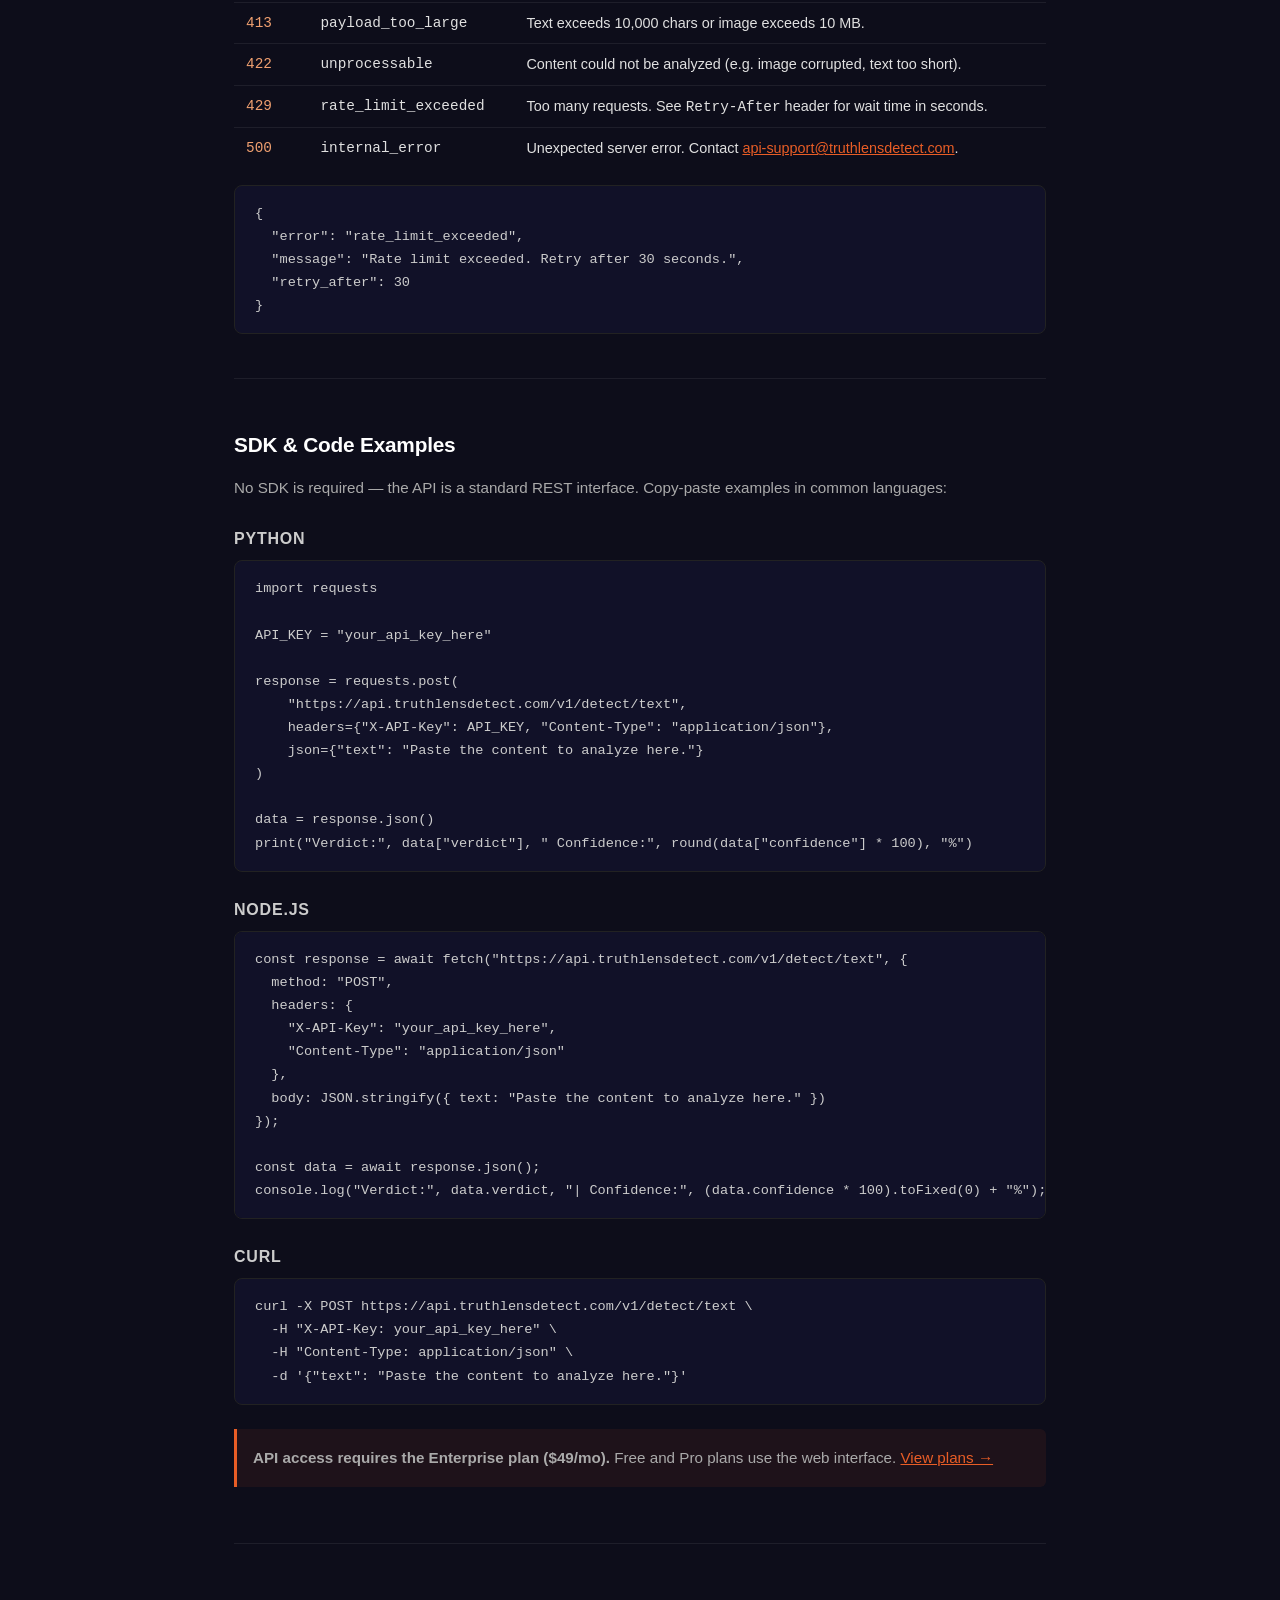
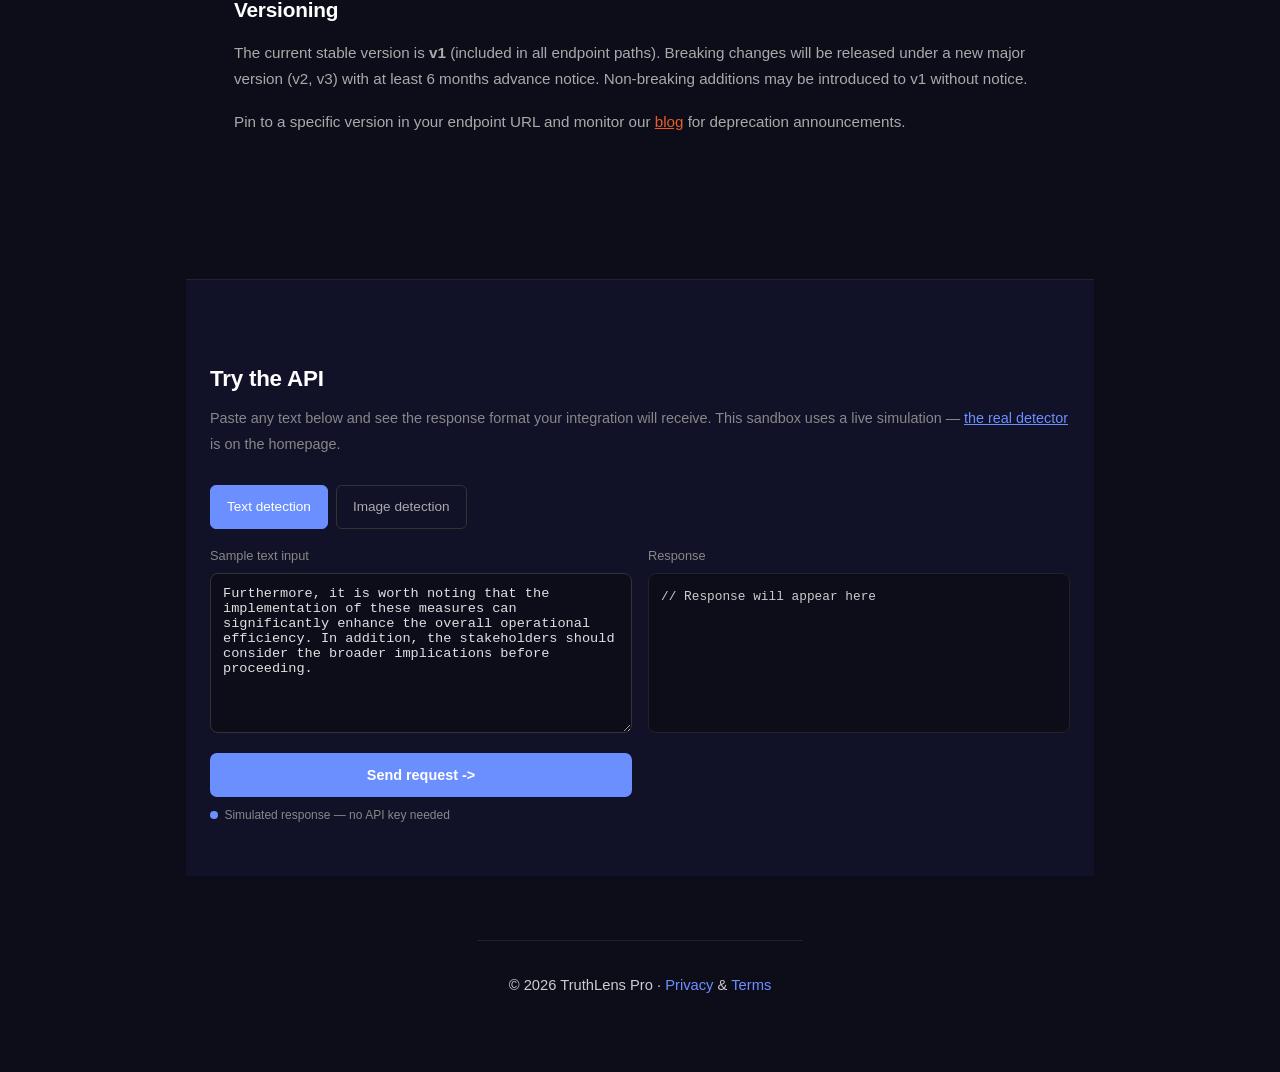
<file: api/index.html>
<!DOCTYPE html>
<html lang="en" dir="ltr">
<head>
<meta charset="UTF-8">
    <link rel="icon" type="image/svg+xml" href="data:image/svg+xml,<svg xmlns='http://www.w3.org/2000/svg' viewBox='0 0 100 100'><text y='.9em' font-size='90'>🔍</text></svg>">
    <link rel="apple-touch-icon" href="/apple-touch-icon.png">
<meta name="viewport" content="width=device-width,initial-scale=1.0">
<title>API Docs — TruthLens Pro</title>
<link rel="canonical" href="https://truthlensdetect.com/api/">
<meta name="description" content="TruthLens Pro API docs — integrate AI content detection into your app with our REST API.">
<meta property="og:title" content="API Docs — TruthLens Pro">
<meta property="og:description" content="Integrate AI content detection into your app. Detect AI-generated text, images, and video via REST API.">
<meta property="og:url" content="https://truthlensdetect.com/api/">
<meta property="og:type" content="website">
<meta property="og:image" content="https://truthlensdetect.com/og-preview.png">
<meta property="og:image:width" content="1200">
<meta property="og:image:height" content="630">
<meta property="og:image:alt" content="TruthLens Pro API Docs — AI Detection REST API">
<meta name="twitter:card" content="summary_large_image">
<meta name="twitter:title" content="API Docs — TruthLens Pro">
<meta name="twitter:description" content="Integrate AI content detection into your app via the TruthLens REST API.">
<meta name="twitter:image" content="https://truthlensdetect.com/og-preview.png">
<meta name="twitter:site" content="@truthlenspro">
<meta name="robots" content="index, follow">
<link rel="alternate" type="application/rss+xml" title="TruthLens Pro Blog" href="/feed.xml">
<link rel="manifest" href="/manifest.json">
<link rel="preconnect" href="https://fonts.googleapis.com">
<link rel="preconnect" href="https://fonts.gstatic.com" crossorigin>
<script type="application/ld+json">{"@context":"https://schema.org","@type":"WebPage","name":"TruthLens Pro API","url":"https://truthlensdetect.com/api/","description":"Integrate AI content detection into your app with the TruthLens Pro REST API."}</script>

  <link rel="stylesheet" href="/assets/main.css">
</head>
<body>
<a href="#main-content" class="skip-link ist-10nqx6p" onfocus="this.style.top='0'" onblur="this.style.top='-100px'">Skip to content</a>
<nav class="topbar" aria-label="Main navigation">
  <a href="/" class="logo">TruthLens<span>Pro</span></a>
  <div class="nav-links">
    <a href="/#features">Features</a>
    <a href="/#pricing">Pricing</a>
    <a href="/blog/">Blog</a>
    <a href="/api/" aria-current="page">API</a>
  </div>
  <a href="/#detect" class="cta-btn">Try Free</a>
</nav>
<main id="main-content" class="api-main">
  <header class="api-header">
    <h1>TruthLens Pro API</h1>
    <nav aria-label="On this page" class="ist-dsehgi">
      <p class="ist-1xfrc46">Contents</p>
      <ol class="ist-lqm5ql">
        <li><a href="#authentication">Authentication</a></li>
        <li><a href="#text-detection">Text Detection</a></li>
        <li><a href="#image-detection">Image Detection</a></li>
        <li><a href="#rate-limits">Rate Limits</a></li>
      </ol>
    </nav>
    <p>Integrate AI content detection into your application with our REST API.</p>
  </header>
  <section class="api-section" id="authentication">
    <h2>Authentication</h2>
    <p>All requests require a Bearer token in the <code>Authorization</code> header. Get your API key from your account dashboard.</p>
    <pre tabindex="0"><code class="language-text">Authorization: Bearer YOUR_API_KEY</code></pre>
    <div class="ist-kjw8kw"><button onclick="var t=this.parentNode.previousElementSibling.textContent;navigator.clipboard.writeText(t).then(function(){var b=this;this.textContent='Copied!';setTimeout(function(){b.textContent='Copy';},1500);}.bind(this)).catch(function(){})" class="ist-gaw20k">Copy</button></div>
  </section>
  <section class="api-section" id="text-detection">
    <h2>Text Detection</h2>
    <p>Analyze text to determine whether it was written by a human or generated by an AI model.</p>
    <h3 id="text-endpoint">Endpoint</h3>
    <pre tabindex="0"><code class="language-bash">POST https://api.truthlensdetect.com/v1/detect/text</code></pre>
    <div class="ist-kjw8kw"><button onclick="var t=this.parentNode.previousElementSibling.textContent;navigator.clipboard.writeText(t).then(function(){var b=this;this.textContent='Copied!';setTimeout(function(){b.textContent='Copy';},1500);}.bind(this)).catch(function(){})" class="ist-gaw20k">Copy</button></div>
    <h3 id="text-request">Request</h3>
    <pre tabindex="0"><code class="language-json">{ "text": "Content to analyze.", "language": "en" }</code></pre>
    <div class="ist-kjw8kw"><button onclick="var t=this.parentNode.previousElementSibling.textContent;navigator.clipboard.writeText(t).then(function(){var b=this;this.textContent='Copied!';setTimeout(function(){b.textContent='Copy';},1500);}.bind(this)).catch(function(){})" class="ist-gaw20k">Copy</button></div>
    <h3 id="text-response">Response</h3>
    <pre tabindex="0"><code class="language-json">{ "score": 0.94, "label": "ai_generated", "confidence": "high", "model_version": "tlp-2.1" }</code></pre>
    <div class="ist-kjw8kw"><button onclick="var t=this.parentNode.previousElementSibling.textContent;navigator.clipboard.writeText(t).then(function(){var b=this;this.textContent='Copied!';setTimeout(function(){b.textContent='Copy';},1500);}.bind(this)).catch(function(){})" class="ist-gaw20k">Copy</button></div>
  </section>
  <section class="api-section" id="image-detection">
    <h2>Image Detection</h2>
    <p>Submit an image URL or base64-encoded image to detect AI-generated or manipulated visuals.</p>
    <h3 id="image-endpoint">Endpoint</h3>
    <pre tabindex="0"><code class="language-bash">POST https://api.truthlensdetect.com/v1/detect/image</code></pre>
    <div class="ist-kjw8kw"><button onclick="var t=this.parentNode.previousElementSibling.textContent;navigator.clipboard.writeText(t).then(function(){var b=this;this.textContent='Copied!';setTimeout(function(){b.textContent='Copy';},1500);}.bind(this)).catch(function(){})" class="ist-gaw20k">Copy</button></div>
    <h3 id="image-request">Request</h3>
    <pre tabindex="0"><code class="language-json">{ "image_url": "https://example.com/photo.jpg" }</code></pre>
    <div class="ist-kjw8kw"><button onclick="var t=this.parentNode.previousElementSibling.textContent;navigator.clipboard.writeText(t).then(function(){var b=this;this.textContent='Copied!';setTimeout(function(){b.textContent='Copy';},1500);}.bind(this)).catch(function(){})" class="ist-gaw20k">Copy</button></div>
    <h3 id="image-response">Response</h3>
    <pre tabindex="0"><code class="language-json">{ "score": 0.87, "label": "ai_generated", "confidence": "high", "signals": ["diffusion_artifacts", "unnatural_texture"] }</code></pre>
    <div class="ist-kjw8kw"><button onclick="var t=this.parentNode.previousElementSibling.textContent;navigator.clipboard.writeText(t).then(function(){var b=this;this.textContent='Copied!';setTimeout(function(){b.textContent='Copy';},1500);}.bind(this)).catch(function(){})" class="ist-gaw20k">Copy</button></div>
  </section>
  <section class="api-section" id="rate-limits">
    <h2>Rate Limits</h2>
    <p>Free tier: 100 requests/day. Pro: 10,000/day. Enterprise: unlimited. Rate limit headers are included with every response.</p>
    <pre tabindex="0"><code class="language-json">X-RateLimit-Limit: 10000
X-RateLimit-Remaining: 9847
X-RateLimit-Reset: 1711929600</code></pre>
    <div class="ist-kjw8kw"><button onclick="var t=this.parentNode.previousElementSibling.textContent;navigator.clipboard.writeText(t).then(function(){var b=this;this.textContent='Copied!';setTimeout(function(){b.textContent='Copy';},1500);}.bind(this)).catch(function(){})" class="ist-gaw20k">Copy</button></div>
  </section>
  <section class="api-section" id="response-fields">
    <h2>Response Fields</h2>
    <p>All detection endpoints return a JSON object. Here is what each field means:</p>
    <table class="ist-1mfgmol"><thead><tr class="ist-1ko7ym9"><th class="ist-1afysk9">Field</th><th class="ist-1afysk9">Type</th><th class="ist-1afysk9">Description</th></tr></thead><tbody><tr class="ist-1bye0f0"><td class="ist-1wi8njj">verdict</td><td class="ist-1ftresr">string</td><td class="ist-1ol3ao0">"ai_generated", "human", or "uncertain". The primary classification.</td></tr><tr class="ist-1bye0f0"><td class="ist-1wi8njj">confidence</td><td class="ist-1ftresr">float</td><td class="ist-1ol3ao0">0.0–1.0. Values above 0.85 are high-confidence; 0.60–0.85 moderate; below 0.60 uncertain.</td></tr><tr class="ist-1bye0f0"><td class="ist-1wi8njj">signals</td><td class="ist-1ftresr">object</td><td class="ist-1ol3ao0">Per-signal scores (perplexity, burstiness, semantic coherence, etc.), each 0.0–1.0.</td></tr><tr class="ist-1bye0f0"><td class="ist-1wi8njj">model_version</td><td class="ist-1ftresr">string</td><td class="ist-1ol3ao0">The model version used, e.g. "tl-text-v3.1".</td></tr><tr class="ist-1bye0f0"><td class="ist-1wi8njj">scan_id</td><td class="ist-1ftresr">string</td><td class="ist-1ol3ao0">Unique scan identifier. Use in support requests or to fetch scan history.</td></tr><tr><td class="ist-1wi8njj">processed_at</td><td class="ist-1ftresr">string</td><td class="ist-1ol3ao0">ISO 8601 timestamp of when analysis completed.</td></tr></tbody></table>
  </section>

  <section class="api-section" id="error-codes">
    <h2>Error Codes</h2>
    <p>TruthLens uses standard HTTP status codes. All error responses include a JSON body with <code>error</code> (machine-readable) and <code>message</code> (human-readable) fields.</p>
    <table class="ist-1mfgmol"><thead><tr class="ist-1ko7ym9"><th class="ist-1afysk9">Status</th><th class="ist-1afysk9">Error Code</th><th class="ist-1afysk9">Meaning</th></tr></thead><tbody><tr class="ist-1bye0f0"><td class="ist-1wi8njj">400</td><td class="ist-1o9g9fy">invalid_request</td><td class="ist-1ol3ao0">Missing or malformed field (e.g. no <code>text</code> provided).</td></tr><tr class="ist-1bye0f0"><td class="ist-1wi8njj">401</td><td class="ist-1o9g9fy">unauthorized</td><td class="ist-1ol3ao0">API key missing, invalid, or revoked. Check your <code>X-API-Key</code> header.</td></tr><tr class="ist-1bye0f0"><td class="ist-1wi8njj">403</td><td class="ist-1o9g9fy">forbidden</td><td class="ist-1ol3ao0">Your plan does not include API access. Upgrade to Enterprise.</td></tr><tr class="ist-1bye0f0"><td class="ist-1wi8njj">413</td><td class="ist-1o9g9fy">payload_too_large</td><td class="ist-1ol3ao0">Text exceeds 10,000 chars or image exceeds 10 MB.</td></tr><tr class="ist-1bye0f0"><td class="ist-1wi8njj">422</td><td class="ist-1o9g9fy">unprocessable</td><td class="ist-1ol3ao0">Content could not be analyzed (e.g. image corrupted, text too short).</td></tr><tr class="ist-1bye0f0"><td class="ist-1wi8njj">429</td><td class="ist-1o9g9fy">rate_limit_exceeded</td><td class="ist-1ol3ao0">Too many requests. See <code>Retry-After</code> header for wait time in seconds.</td></tr><tr><td class="ist-1wi8njj">500</td><td class="ist-1o9g9fy">internal_error</td><td class="ist-1ol3ao0">Unexpected server error. Contact <a href="mailto:api-support@truthlensdetect.com" class="ist-y6s0ws">api-support@truthlensdetect.com</a>.</td></tr></tbody></table>
    <pre tabindex="0"><code class="language-json">{
  "error": "rate_limit_exceeded",
  "message": "Rate limit exceeded. Retry after 30 seconds.",
  "retry_after": 30
}</code></pre>
  </section>

  <section class="api-section" id="sdk-examples">
    <h2>SDK &amp; Code Examples</h2>
    <p>No SDK is required — the API is a standard REST interface. Copy-paste examples in common languages:</p>
    <h3>Python</h3>
    <pre tabindex="0"><code class="language-python">import requests

API_KEY = "your_api_key_here"

response = requests.post(
    "https://api.truthlensdetect.com/v1/detect/text",
    headers={"X-API-Key": API_KEY, "Content-Type": "application/json"},
    json={"text": "Paste the content to analyze here."}
)

data = response.json()
print("Verdict:", data["verdict"], " Confidence:", round(data["confidence"] * 100), "%")</code></pre>
    <h3>Node.js</h3>
    <pre tabindex="0"><code class="language-javascript">const response = await fetch("https://api.truthlensdetect.com/v1/detect/text", {
  method: "POST",
  headers: {
    "X-API-Key": "your_api_key_here",
    "Content-Type": "application/json"
  },
  body: JSON.stringify({ text: "Paste the content to analyze here." })
});

const data = await response.json();
console.log("Verdict:", data.verdict, "| Confidence:", (data.confidence * 100).toFixed(0) + "%");</code></pre>
    <h3>cURL</h3>
    <pre tabindex="0"><code class="language-bash">curl -X POST https://api.truthlensdetect.com/v1/detect/text \
  -H "X-API-Key: your_api_key_here" \
  -H "Content-Type: application/json" \
  -d '{"text": "Paste the content to analyze here."}'</code></pre>
    <p class="ist-5m2vls"><strong>API access requires the Enterprise plan ($49/mo).</strong> Free and Pro plans use the web interface. <a href="https://truthlensdetect.com/#pricing" class="ist-y6s0ws">View plans →</a></p>
  </section>

  <section class="api-section" id="versioning">
    <h2>Versioning</h2>
    <p>The current stable version is <strong>v1</strong> (included in all endpoint paths). Breaking changes will be released under a new major version (v2, v3) with at least 6 months advance notice. Non-breaking additions may be introduced to v1 without notice.</p>
    <p>Pin to a specific version in your endpoint URL and monitor our <a href="/blog/" class="ist-y6s0ws">blog</a> for deprecation announcements.</p>
  </section>

</main>
<section class="sandbox-section" aria-label="API sandbox">
  <div class="sandbox-inner">
    <h2>Try the API</h2>
    <p class="sb-sub">Paste any text below and see the response format your integration will receive. This sandbox uses a live simulation &mdash; <a href="/#detect" class="ist-12sj81a">the real detector</a> is on the homepage.</p>
    <div class="sb-tabs" role="tablist">
      <button class="sb-tab active" onclick="sbSetMode('text')" role="tab" aria-selected="true">Text detection</button>
      <button class="sb-tab" onclick="sbSetMode('image')" role="tab" aria-selected="false">Image detection</button>
    </div>
    <div class="sb-body">
      <div class="sb-panel">
        <label id="sb-input-label">Sample text input</label>
        <textarea class="sb-textarea" id="sbInput" aria-labelledby="sb-input-label" placeholder="Paste any text here to see how the API would respond...">Furthermore, it is worth noting that the implementation of these measures can significantly enhance the overall operational efficiency. In addition, the stakeholders should consider the broader implications before proceeding.</textarea>
        <button class="sb-run" id="sbRunBtn" onclick="sbRun()">Send request -&gt;</button>
        <span class="sb-badge" id="sbBadge">Simulated response &mdash; no API key needed</span>
      </div>
      <div class="sb-panel">
        <label>Response</label>
        <div class="sb-response" id="sbResponse" aria-live="polite" aria-label="API response output">// Response will appear here</div>
      </div>
    </div>
  </div>
</section>
<script>
var sbMode='text';
function sbSetMode(m){
  sbMode=m;
  document.querySelectorAll('.sb-tab').forEach(function(t,i){
    t.classList.toggle('active',i===(m==='text'?0:1));
    t.setAttribute('aria-selected',i===(m==='text'?0:1));
  });
  var lbl=document.getElementById('sb-input-label');
  var inp=document.getElementById('sbInput');
  if(m==='image'){
    lbl.textContent='Image URL';
    inp.placeholder='https://example.com/photo.jpg';
    inp.value='';
  } else {
    lbl.textContent='Sample text input';
    inp.placeholder='Paste any text here...';
    inp.value='Furthermore, it is worth noting that the implementation of these measures can significantly enhance the overall operational efficiency. In addition, the stakeholders should consider the broader implications before proceeding.';
  }
  document.getElementById('sbResponse').textContent='// Response will appear here';
}
function sbRun(){
  var btn=document.getElementById('sbRunBtn');
  var out=document.getElementById('sbResponse');
  var input=document.getElementById('sbInput').value.trim();
  if(!input){out.textContent='// Please enter some input first';return;}
  btn.disabled=true;btn.textContent='Running...';
  setTimeout(function(){
    var score=Math.random()*0.3+0.68;
    var label=score>0.75?'ai_generated':'uncertain';
    var resp;
    if(sbMode==='text'){
      resp='{\n  '+q('id')+': '+q('req_'+Math.random().toString(36).slice(2,10))+',\n  '+q('type')+': '+q('text')+',\n  '+q('label')+': '+q(label)+',\n  '+q('score')+': '+n(score.toFixed(3))+',\n  '+q('confidence')+': '+q(score>0.85?'high':'medium')+',\n  '+q('signals')+': {\n    '+q('perplexity_low')+': '+b(score>0.77)+',\n    '+q('burstiness_low')+': '+b(score>0.72)+',\n    '+q('transition_overuse')+': '+b(score>0.70)+'\n  },\n  '+q('word_count')+': '+n(input.split(/\s+/).length)+',\n  '+q('processing_ms')+': '+n(Math.floor(Math.random()*300+120))+'\n}';
    } else {
      resp='{\n  '+q('id')+': '+q('req_'+Math.random().toString(36).slice(2,10))+',\n  '+q('type')+': '+q('image')+',\n  '+q('label')+': '+q(label)+',\n  '+q('score')+': '+n(score.toFixed(3))+',\n  '+q('confidence')+': '+q(score>0.85?'high':'medium')+',\n  '+q('signals')+': {\n    '+q('frequency_anomaly')+': '+b(score>0.73)+',\n    '+q('semantic_mismatch')+': '+b(score>0.80)+',\n    '+q('compression_resilient')+': '+b(true)+'\n  },\n  '+q('processing_ms')+': '+n(Math.floor(Math.random()*600+300))+'\n}';
    }
    out.textContent=resp;btn.disabled=false;btn.textContent='Send request ->';
  },900);
}
function q(s){return '"'+s+'"';}
function n(v){return v;}
function b(v){return v?'true':'false';}
</script>
<footer class="site-footer">
  <p>&copy; 2026 TruthLens Pro &middot; <a href="/privacy/">Privacy</a> &amp; <a href="/terms/">Terms</a></p>
</footer>
<div id="cookie-banner">
  <p>We use cookies for analytics. <a href="/privacy/">Privacy Policy</a></p>
  <div class="ist-q3u7q1">
    <button onclick="tlConsent('decline')" class="ist-nch1le">Decline</button>
    <button onclick="tlConsent('accept')" class="ist-1xqlwzz">Accept</button>
  </div>
</div>
<script>
(function(){var c=localStorage.getItem('tl-cookie');if(!c){document.getElementById('cookie-banner').style.display='flex';}})();
function tlConsent(c){localStorage.setItem('tl-cookie',c);document.getElementById('cookie-banner').style.display='none';}
</script>
</body>
</html>
</file>
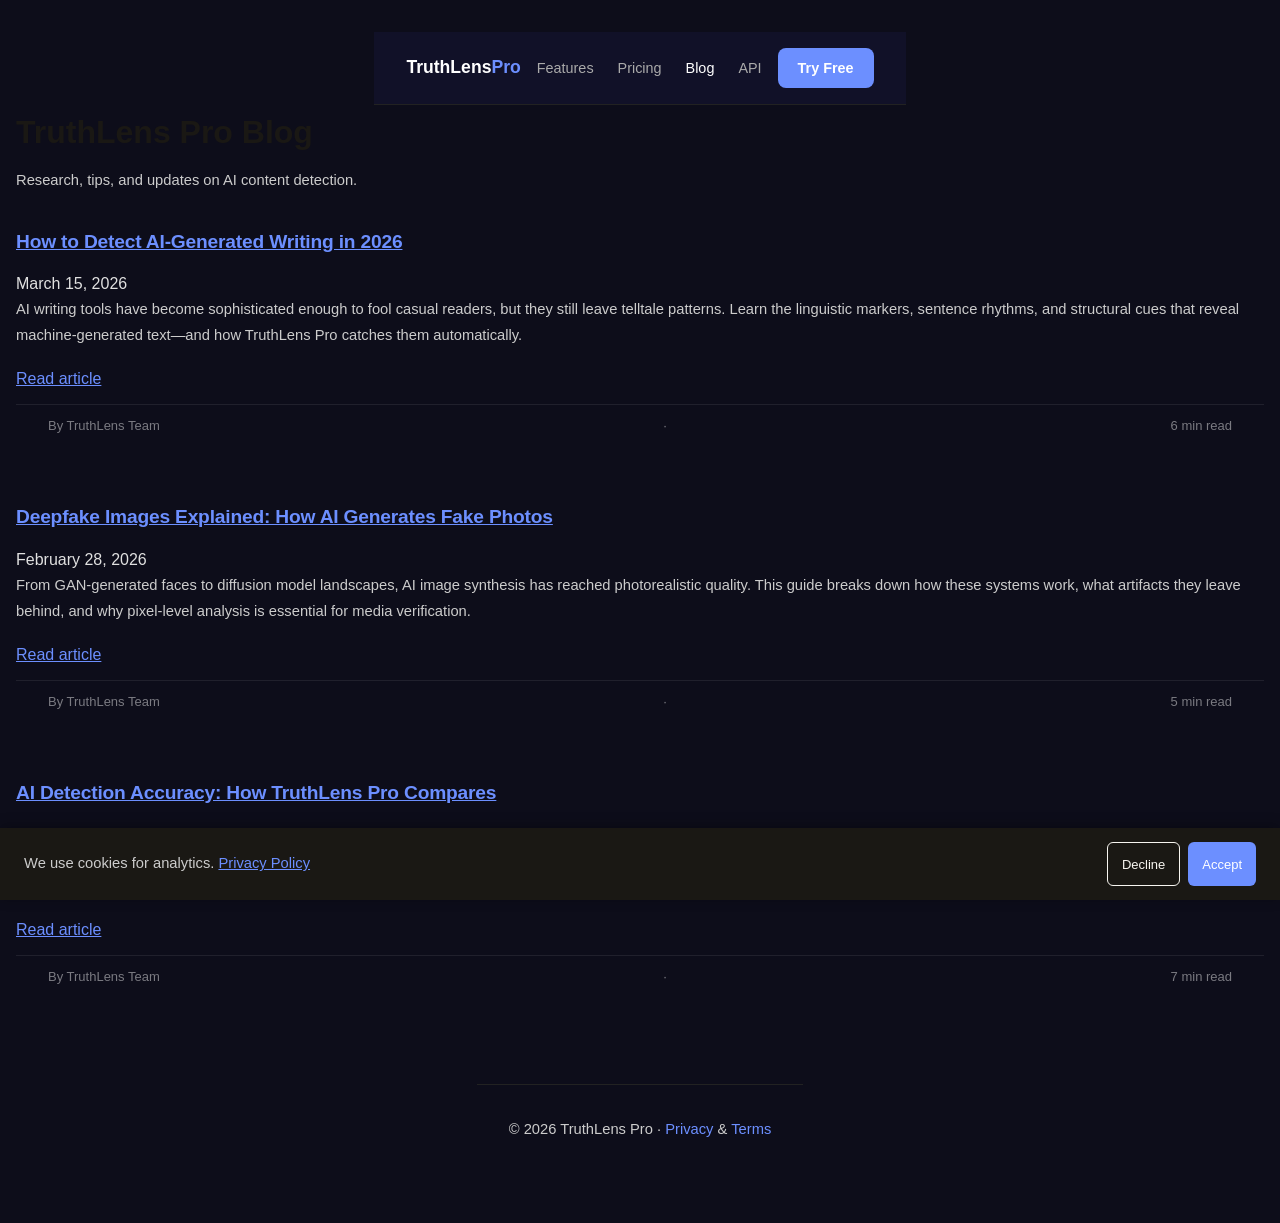
<file: blog/index.html>
<!DOCTYPE html><html lang="en" dir="ltr"><head><meta charset="UTF-8">
  <link rel="icon" type="image/svg+xml" href="data:image/svg+xml,<svg xmlns='http://www.w3.org/2000/svg' viewBox='0 0 100 100'><text y='.9em' font-size='90'>🔍</text></svg>">
  <link rel="apple-touch-icon" href="/apple-touch-icon.png">
<meta name="viewport" content="width=device-width,initial-scale=1.0"><title>Blog — TruthLens Pro</title> <link rel="canonical" href="https://truthlensdetect.com/blog/"> <meta name="description" content="The TruthLens Pro blog — tips, research, and updates on detecting AI-generated content."> <meta property="og:title" content="Blog — TruthLens Pro"> <meta property="og:description" content="Tips, research, and updates on detecting AI-generated text, images, and video."> <meta property="og:url" content="https://truthlensdetect.com/blog/"> <meta property="og:type" content="website"> <meta property="og:image" content="https://truthlensdetect.com/og-preview.png"> <meta name="twitter:card" content="summary_large_image"> <meta name="twitter:title" content="Blog — TruthLens Pro"> <meta name="twitter:description" content="Tips, research, and updates on detecting AI-generated text, images, and video."> <meta name="twitter:image" content="https://truthlensdetect.com/og-preview.png"> <meta name="twitter:site" content="@truthlenspro"> <meta property="og:image:width" content="1200"> <meta property="og:image:height" content="630"> <meta property="og:image:alt" content="TruthLens Pro Blog — AI Detection Tips &amp; Research"> <script type="application/ld+json">{"@context":"https://schema.org","@type":"Blog","name":"TruthLens Pro Blog","url":"https://truthlensdetect.com/blog/","description":"Tips, research, and updates on detecting AI-generated content.","blogPost":[{"@type":"BlogPosting","headline":"How to Detect AI-Generated Writing in 2026","url":"https://truthlensdetect.com/blog/how-to-detect-ai-writing/"},{"@type":"BlogPosting","headline":"Deepfake Images Explained: How AI Generates Fake Photos","url":"https://truthlensdetect.com/blog/deepfake-images-explained/"},{"@type":"BlogPosting","headline":"AI Detection Accuracy: How TruthLens Pro Compares","url":"https://truthlensdetect.com/blog/ai-detection-accuracy/"}]}</script> <meta name="robots" content="index, follow"> <link rel="alternate" type="application/rss+xml" title="TruthLens Pro Blog" href="/feed.xml"> <link rel="manifest" href="/manifest.json"> <link rel="preconnect" href="https://fonts.googleapis.com"> <link rel="preconnect" href="https://fonts.gstatic.com" crossorigin>   <meta name="theme-color" content="#0f172a">
  <meta property="og:site_name" content="TruthLens Pro">
  <link rel="stylesheet" href="/assets/main.css">
</head><body> <a href="#main-content" class="skip-link ist-10nqx6p" onfocus="this.style.top='0'" onblur="this.style.top='-100px'">Skip to content</a> <nav class="topbar" aria-label="Main navigation"> <a href="/" class="logo">TruthLens<span>Pro</span></a> <div class="nav-links"> <a href="/#features">Features</a> <a href="/#pricing">Pricing</a> <a href="/blog/" aria-current="page">Blog</a> <a href="/api/">API</a> </div> <a href="/#detect" class="cta-btn">Try Free</a> </nav> <main id="main-content"> <header class="blog-header"> <h1>TruthLens Pro Blog</h1> <p class="blog-subtitle">Research, tips, and updates on AI content detection.</p> </header> <section class="articles" aria-label="Blog articles"> <article itemscope itemtype="https://schema.org/BlogPosting"> <meta itemprop="author" content="TruthLens Team"> <h2 itemprop="headline"><a href="/blog/how-to-detect-ai-writing/">How to Detect AI-Generated Writing in 2026</a></h2> <time itemprop="datePublished" datetime="2026-03-15">March 15, 2026</time> <p itemprop="description">AI writing tools have become sophisticated enough to fool casual readers, but they still leave telltale patterns. Learn the linguistic markers, sentence rhythms, and structural cues that reveal machine-generated text—and how TruthLens Pro catches them automatically.</p> <a href="/blog/how-to-detect-ai-writing/" class="read-more">Read article</a> <footer class="article-meta ist-rlcraf"><span>By TruthLens Team</span><span aria-hidden="true">&middot;</span><span>6 min read</span></footer></article> <article itemscope itemtype="https://schema.org/BlogPosting"> <meta itemprop="author" content="TruthLens Team"> <h2 itemprop="headline"><a href="/blog/deepfake-images-explained/">Deepfake Images Explained: How AI Generates Fake Photos</a></h2> <time itemprop="datePublished" datetime="2026-02-28">February 28, 2026</time> <p itemprop="description">From GAN-generated faces to diffusion model landscapes, AI image synthesis has reached photorealistic quality. This guide breaks down how these systems work, what artifacts they leave behind, and why pixel-level analysis is essential for media verification.</p> <a href="/blog/deepfake-images-explained/" class="read-more">Read article</a> <footer class="article-meta ist-rlcraf"><span>By TruthLens Team</span><span aria-hidden="true">&middot;</span><span>5 min read</span></footer></article> <article itemscope itemtype="https://schema.org/BlogPosting"> <meta itemprop="author" content="TruthLens Team"> <h2 itemprop="headline"><a href="/blog/ai-detection-accuracy/">AI Detection Accuracy: How TruthLens Pro Compares</a></h2> <time itemprop="datePublished" datetime="2026-02-10">February 10, 2026</time> <p itemprop="description">We benchmarked TruthLens Pro against leading AI detection tools using a dataset of 10,000 human and AI-generated samples. Our results show 97.4% accuracy for text and 94.1% for images—here is how we got there.</p> <a href="/blog/ai-detection-accuracy/" class="read-more">Read article</a> <footer class="article-meta ist-rlcraf"><span>By TruthLens Team</span><span aria-hidden="true">&middot;</span><span>7 min read</span></footer></article> </section> </main> <footer class="site-footer"> <p>&copy; 2026 TruthLens Pro &middot; <a href="/privacy/">Privacy</a> &amp; <a href="/terms/">Terms</a></p> </footer> <div id="cookie-banner" class="ist-1ggvcww"> <p class="ist-1097461">We use cookies for analytics. <a href="/privacy/" class="ist-b1huj7">Privacy Policy</a></p> <div class="ist-q3u7q1"> <button type="button" onclick="tlConsent('decline')" class="ist-lil44a">Decline</button> <button type="button" onclick="tlConsent('accept')" class="ist-z3bohb">Accept</button> </div> </div> <script> (function(){var c=localStorage.getItem('tl-cookie');if(!c){document.getElementById('cookie-banner').style.display='flex';}})(); function tlConsent(c){localStorage.setItem('tl-cookie',c);document.getElementById('cookie-banner').style.display='none';} </script></body> </html>
</file>
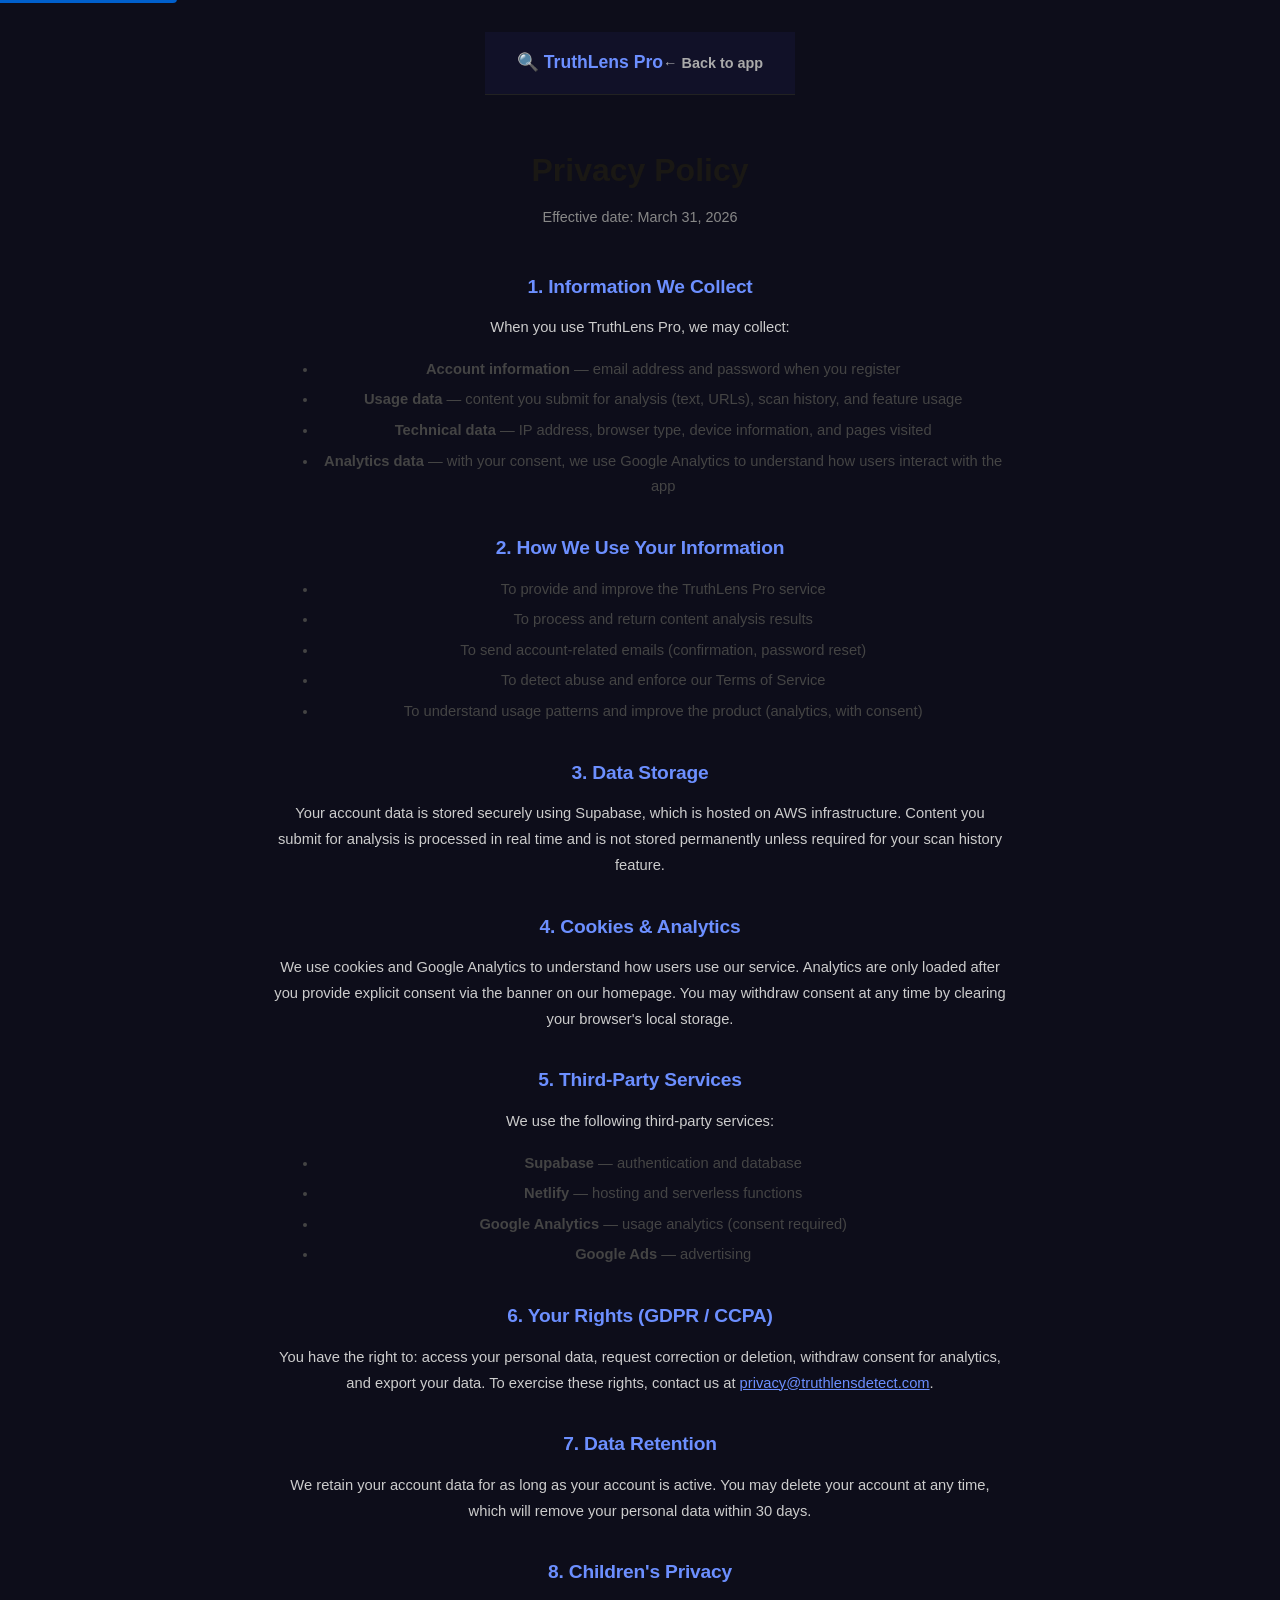
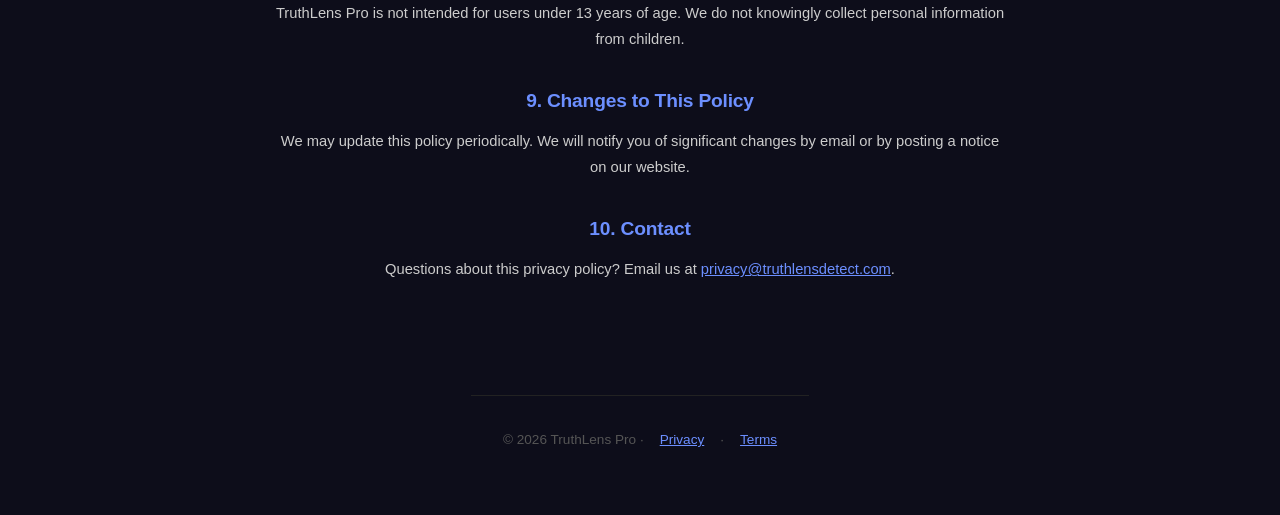
<file: privacy/index.html>
<!DOCTYPE html>
<html lang="en" dir="ltr">
<head>
  <meta charset="UTF-8">
  <link rel="icon" type="image/svg+xml" href="data:image/svg+xml,<svg xmlns='http://www.w3.org/2000/svg' viewBox='0 0 100 100'><text y='.9em' font-size='90'>🔍</text></svg>">
  <link rel="apple-touch-icon" href="/apple-touch-icon.png">
 <link rel="manifest" href="/manifest.json">

  <meta name="viewport" content="width=device-width, initial-scale=1.0">
  <title>Privacy Policy — TruthLens Pro</title>
  <meta name="robots" content="index, follow">
  <link rel="canonical" href="https://truthlensdetect.com/privacy/">
  <meta property="og:type" content="website">
  <meta property="og:title" content="Privacy Policy — TruthLens Pro">
  <meta property="og:description" content="TruthLens Pro privacy policy. Learn how we collect, use, and protect your data.">
  <meta property="og:url" content="https://truthlensdetect.com/privacy/">
  <meta name="description" content="TruthLens Pro privacy policy. Learn how we collect, use, and protect your data.">
  
    <meta property="og:image:width" content="1200">
  <meta property="og:image:height" content="630">
  <meta property="og:image" content="https://truthlensdetect.com/og-preview.png">
    <meta name="twitter:card" content="summary_large_image">
    <meta name="twitter:title" content="Privacy Policy — TruthLens Pro">
    <meta name="twitter:description" content="TruthLens Pro privacy policy. Learn how we collect, use, and protect your data.">
    <meta name="twitter:image" content="https://truthlensdetect.com/og-preview.png">

<script type="application/ld+json">{"@context":"https://schema.org","@type":"WebPage","dateModified":"2026-04-04","name":"Privacy Policy — TruthLens Pro","url":"https://truthlensdetect.com/privacy/","description":"Privacy Policy for TruthLens Pro. Learn how we collect, use, and protect your data."}</script>
  <meta name="theme-color" content="#0f172a">
  <meta property="og:site_name" content="TruthLens Pro">
  <meta name="twitter:site" content="@truthlenspro">
  <link rel="stylesheet" href="/assets/main.css">
</head>
<body>
<a href="#main-content" class="skip-link ist-1v2htbo" onfocus="this.style.top='0'" onblur="this.style.top='-40px'">Skip to main content</a>
  <header>
  <nav class="nav" aria-label="Main navigation">
    <a href="/">🔍 TruthLens Pro</a>
    <a href="/" class="back">← Back to app</a>
  </nav>
</header>
  <main id="main-content" class="container">
    <h1>Privacy Policy</h1>
    <p class="date">Effective date: March 31, 2026</p>

    <h2>1. Information We Collect</h2>
    <p>When you use TruthLens Pro, we may collect:</p>
    <ul>
      <li><strong>Account information</strong> — email address and password when you register</li>
      <li><strong>Usage data</strong> — content you submit for analysis (text, URLs), scan history, and feature usage</li>
      <li><strong>Technical data</strong> — IP address, browser type, device information, and pages visited</li>
      <li><strong>Analytics data</strong> — with your consent, we use Google Analytics to understand how users interact with the app</li>
    </ul>

    <h2>2. How We Use Your Information</h2>
    <ul>
      <li>To provide and improve the TruthLens Pro service</li>
      <li>To process and return content analysis results</li>
      <li>To send account-related emails (confirmation, password reset)</li>
      <li>To detect abuse and enforce our Terms of Service</li>
      <li>To understand usage patterns and improve the product (analytics, with consent)</li>
    </ul>

    <h2>3. Data Storage</h2>
    <p>Your account data is stored securely using Supabase, which is hosted on AWS infrastructure. Content you submit for analysis is processed in real time and is not stored permanently unless required for your scan history feature.</p>

    <h2>4. Cookies & Analytics</h2>
    <p>We use cookies and Google Analytics to understand how users use our service. Analytics are only loaded after you provide explicit consent via the banner on our homepage. You may withdraw consent at any time by clearing your browser's local storage.</p>

    <h2>5. Third-Party Services</h2>
    <p>We use the following third-party services:</p>
    <ul>
      <li><strong>Supabase</strong> — authentication and database</li>
      <li><strong>Netlify</strong> — hosting and serverless functions</li>
      <li><strong>Google Analytics</strong> — usage analytics (consent required)</li>
      <li><strong>Google Ads</strong> — advertising</li>
    </ul>

    <h2 id="ccpa">6. Your Rights (GDPR / CCPA)</h2>
    <p>You have the right to: access your personal data, request correction or deletion, withdraw consent for analytics, and export your data. To exercise these rights, contact us at <a href="mailto:privacy@truthlensdetect.com">privacy@truthlensdetect.com</a>.</p>

    <h2>7. Data Retention</h2>
    <p>We retain your account data for as long as your account is active. You may delete your account at any time, which will remove your personal data within 30 days.</p>

    <h2>8. Children's Privacy</h2>
    <p>TruthLens Pro is not intended for users under 13 years of age. We do not knowingly collect personal information from children.</p>

    <h2>9. Changes to This Policy</h2>
    <p>We may update this policy periodically. We will notify you of significant changes by email or by posting a notice on our website.</p>

    <h2>10. Contact</h2>
    <p>Questions about this privacy policy? Email us at <a href="mailto:privacy@truthlensdetect.com">privacy@truthlensdetect.com</a>.</p>
  </main>
  <footer class="footer">© 2026 TruthLens Pro · <a href="/privacy/">Privacy</a> · <a href="/terms/">Terms</a></footer>
</body>
</html>
</file>
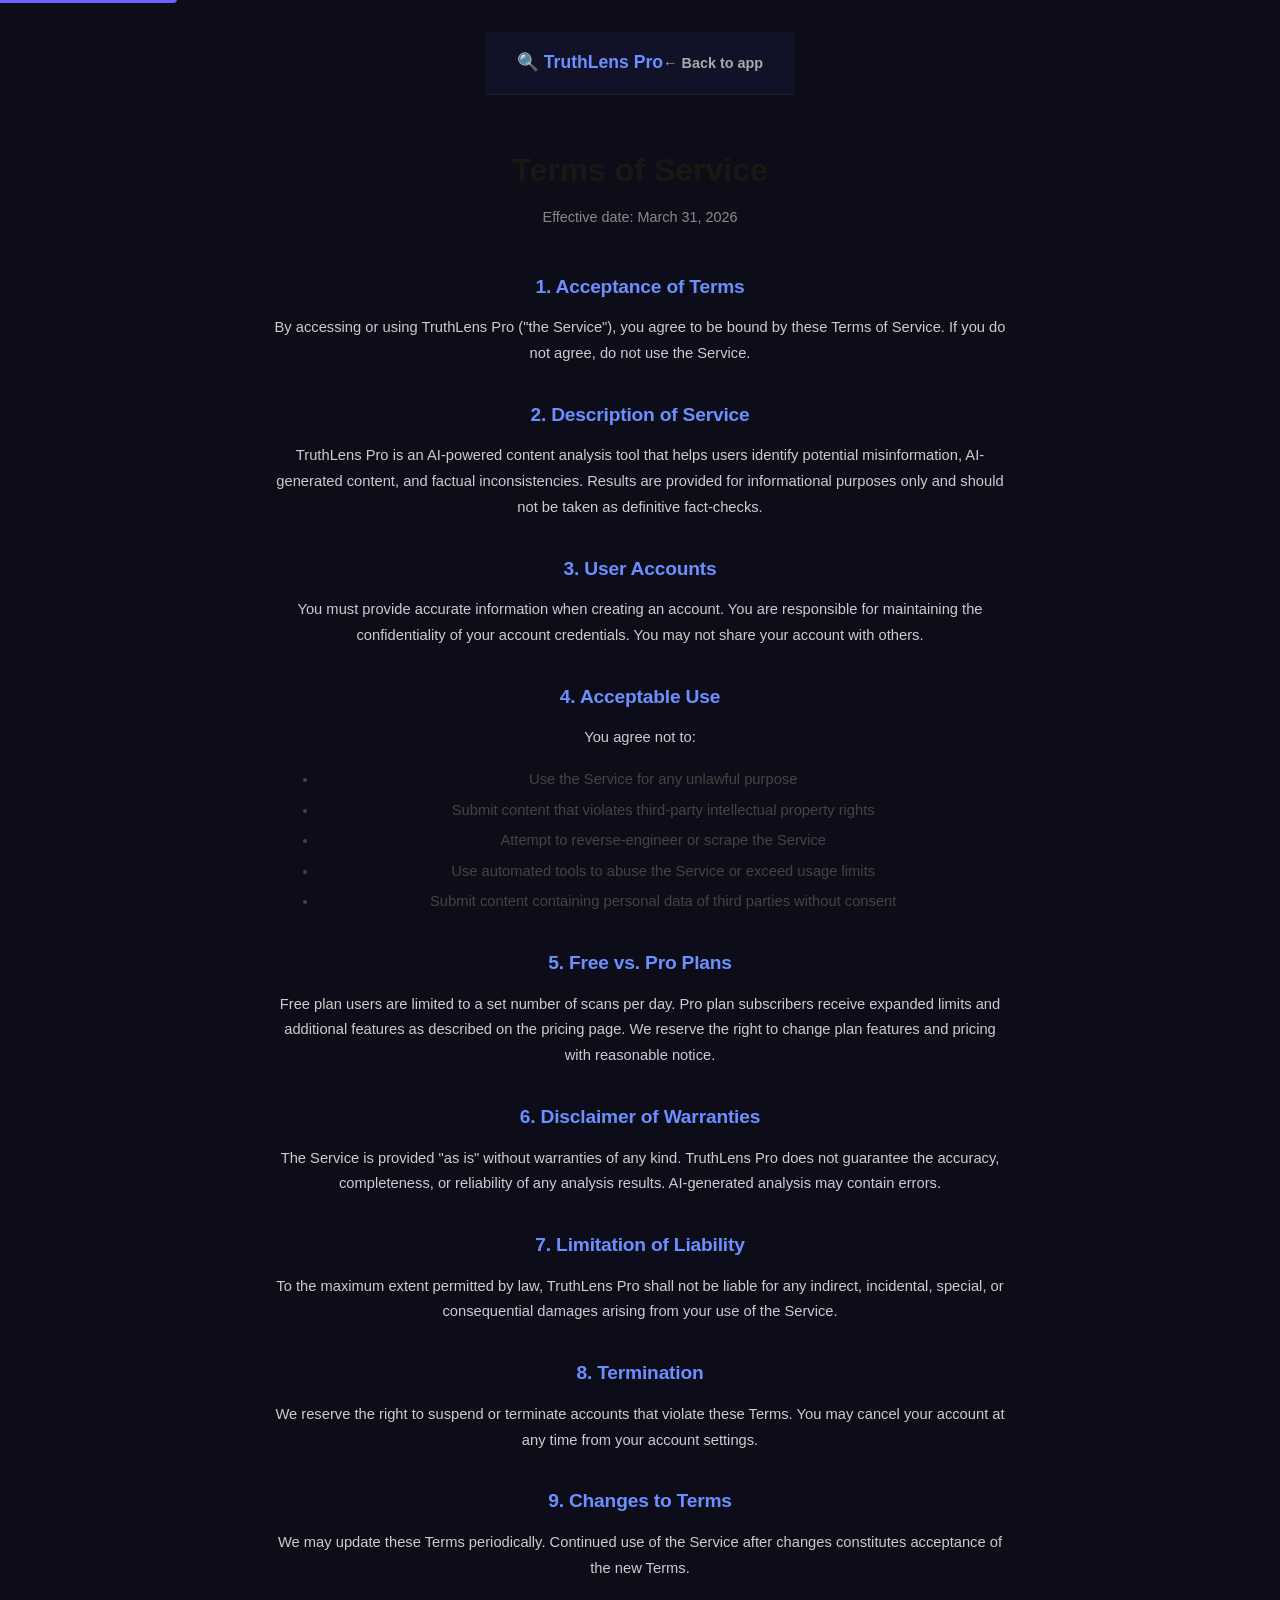
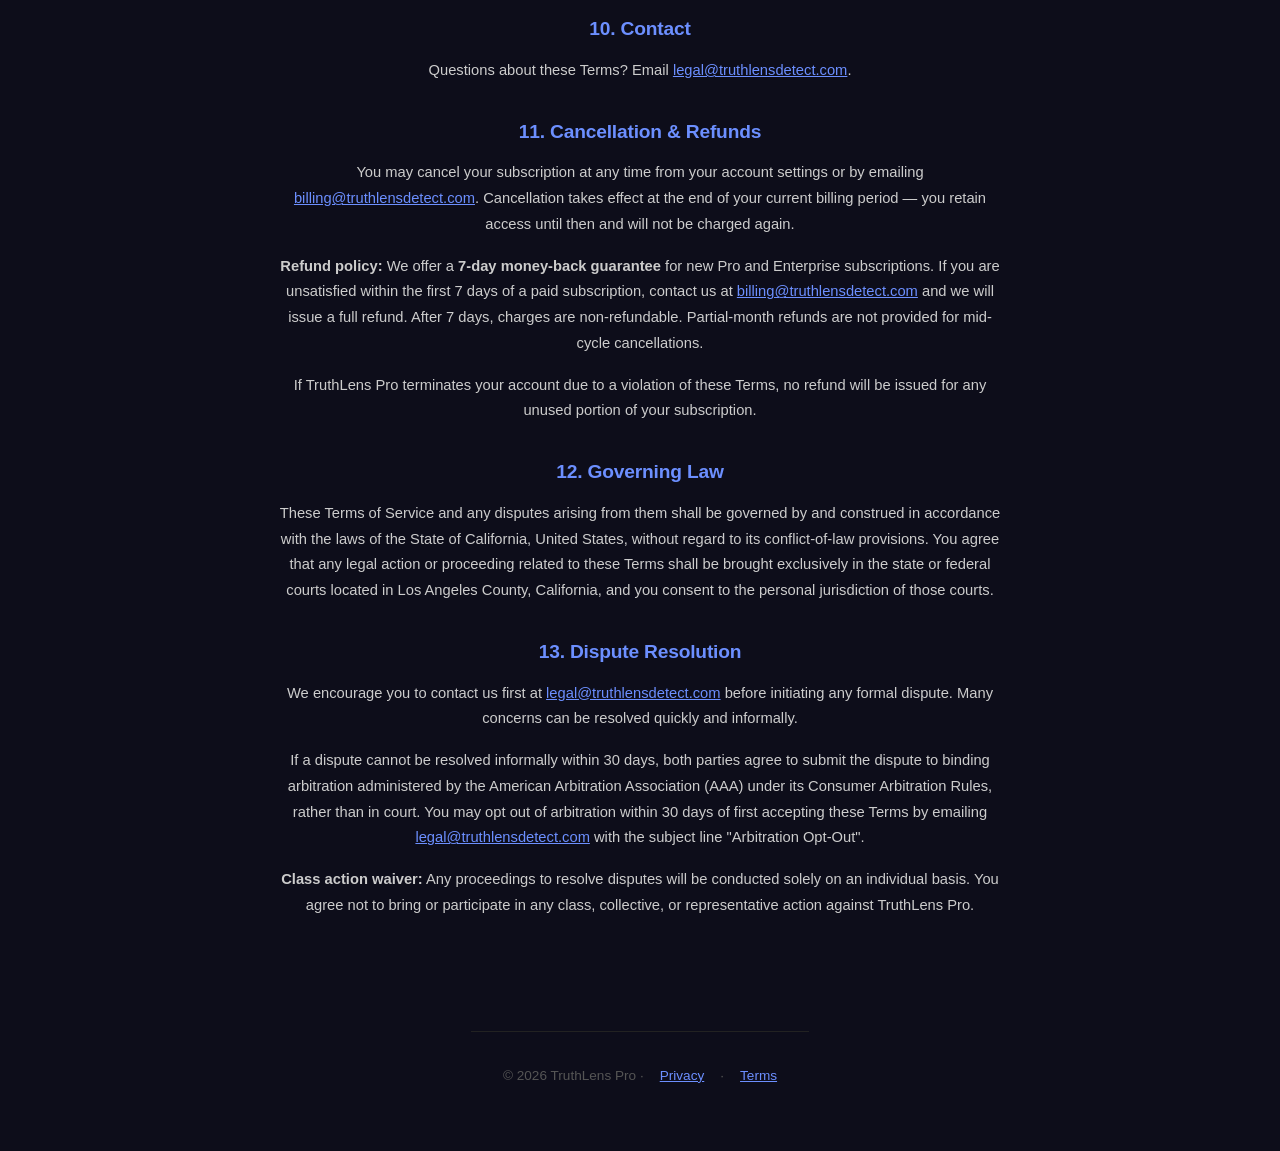
<file: terms/index.html>
<!DOCTYPE html>
<html lang="en" dir="ltr">
<head>
  <meta charset="UTF-8">
  <link rel="icon" type="image/svg+xml" href="data:image/svg+xml,<svg xmlns='http://www.w3.org/2000/svg' viewBox='0 0 100 100'><text y='.9em' font-size='90'>🔍</text></svg>">
  <link rel="apple-touch-icon" href="/apple-touch-icon.png">
 <link rel="manifest" href="/manifest.json">
  <meta name="robots" content="index, follow">
  <link rel="canonical" href="https://truthlensdetect.com/terms/">
  <meta property="og:type" content="website">
  <meta property="og:title" content="Terms of Service — TruthLens Pro">
  <meta property="og:description" content="TruthLens Pro terms of service. Review our usage policies, data handling, and subscription terms.">
  <meta property="og:url" content="https://truthlensdetect.com/terms/">
  <meta property="og:image:width" content="1200">
  <meta property="og:image:height" content="630">
  <meta property="og:image" content="https://truthlensdetect.com/og-preview.png">
  <meta name="twitter:card" content="summary_large_image">
  <meta name="twitter:title" content="Terms of Service — TruthLens Pro">
  <meta name="twitter:description" content="TruthLens Pro terms of service. Review our usage policies, data handling, and subscription terms.">
  <meta name="twitter:image" content="https://truthlensdetect.com/og-preview.png">

  <meta name="viewport" content="width=device-width, initial-scale=1.0">
  <title>Terms of Service — TruthLens Pro</title>
  <meta name="description" content="TruthLens Pro Terms of Service — the rules governing use of our AI content detection tools and subscription plans.">
  

<script type="application/ld+json">{"@context":"https://schema.org","@type":"WebPage","dateModified":"2026-04-04","name":"Terms of Service — TruthLens Pro","url":"https://truthlensdetect.com/terms/","description":"Terms of Service for TruthLens Pro AI content detection service."}</script>
  <meta name="theme-color" content="#0f172a">
  <meta property="og:site_name" content="TruthLens Pro">
  <meta name="twitter:site" content="@truthlenspro">
  <link rel="stylesheet" href="/assets/main.css">
</head>
<body>
  <a href="#main-content" class="skip-link ist-0k4xy2" onfocus="this.style.top='0'" onblur="this.style.top='-40px'">Skip to main content</a>
  <header>
  <nav class="nav" aria-label="Main navigation"><a href="/">🔍 TruthLens Pro</a><a href="/" class="back">← Back to app</a></nav>
</header>
  <main id="main-content" class="container">
    <h1>Terms of Service</h1>
    <p class="date">Effective date: March 31, 2026</p>
    <h2>1. Acceptance of Terms</h2>
    <p>By accessing or using TruthLens Pro ("the Service"), you agree to be bound by these Terms of Service. If you do not agree, do not use the Service.</p>
    <h2>2. Description of Service</h2>
    <p>TruthLens Pro is an AI-powered content analysis tool that helps users identify potential misinformation, AI-generated content, and factual inconsistencies. Results are provided for informational purposes only and should not be taken as definitive fact-checks.</p>
    <h2>3. User Accounts</h2>
    <p>You must provide accurate information when creating an account. You are responsible for maintaining the confidentiality of your account credentials. You may not share your account with others.</p>
    <h2>4. Acceptable Use</h2>
    <p>You agree not to:</p>
    <ul>
      <li>Use the Service for any unlawful purpose</li>
      <li>Submit content that violates third-party intellectual property rights</li>
      <li>Attempt to reverse-engineer or scrape the Service</li>
      <li>Use automated tools to abuse the Service or exceed usage limits</li>
      <li>Submit content containing personal data of third parties without consent</li>
    </ul>
    <h2>5. Free vs. Pro Plans</h2>
    <p>Free plan users are limited to a set number of scans per day. Pro plan subscribers receive expanded limits and additional features as described on the pricing page. We reserve the right to change plan features and pricing with reasonable notice.</p>
    <h2>6. Disclaimer of Warranties</h2>
    <p>The Service is provided "as is" without warranties of any kind. TruthLens Pro does not guarantee the accuracy, completeness, or reliability of any analysis results. AI-generated analysis may contain errors.</p>
    <h2>7. Limitation of Liability</h2>
    <p>To the maximum extent permitted by law, TruthLens Pro shall not be liable for any indirect, incidental, special, or consequential damages arising from your use of the Service.</p>
    <h2>8. Termination</h2>
    <p>We reserve the right to suspend or terminate accounts that violate these Terms. You may cancel your account at any time from your account settings.</p>
    <h2>9. Changes to Terms</h2>
    <p>We may update these Terms periodically. Continued use of the Service after changes constitutes acceptance of the new Terms.</p>
    <h2>10. Contact</h2>
    <p>Questions about these Terms? Email <a href="mailto:legal@truthlensdetect.com">legal@truthlensdetect.com</a>.</p>

    <h2>11. Cancellation &amp; Refunds</h2>
    <p>You may cancel your subscription at any time from your account settings or by emailing <a href="mailto:billing@truthlensdetect.com">billing@truthlensdetect.com</a>. Cancellation takes effect at the end of your current billing period — you retain access until then and will not be charged again.</p>
    <p><strong>Refund policy:</strong> We offer a <strong>7-day money-back guarantee</strong> for new Pro and Enterprise subscriptions. If you are unsatisfied within the first 7 days of a paid subscription, contact us at <a href="mailto:billing@truthlensdetect.com">billing@truthlensdetect.com</a> and we will issue a full refund. After 7 days, charges are non-refundable. Partial-month refunds are not provided for mid-cycle cancellations.</p>
    <p>If TruthLens Pro terminates your account due to a violation of these Terms, no refund will be issued for any unused portion of your subscription.</p>

    <h2>12. Governing Law</h2>
    <p>These Terms of Service and any disputes arising from them shall be governed by and construed in accordance with the laws of the State of California, United States, without regard to its conflict-of-law provisions. You agree that any legal action or proceeding related to these Terms shall be brought exclusively in the state or federal courts located in Los Angeles County, California, and you consent to the personal jurisdiction of those courts.</p>

    <h2>13. Dispute Resolution</h2>
    <p>We encourage you to contact us first at <a href="mailto:legal@truthlensdetect.com">legal@truthlensdetect.com</a> before initiating any formal dispute. Many concerns can be resolved quickly and informally.</p>
    <p>If a dispute cannot be resolved informally within 30 days, both parties agree to submit the dispute to binding arbitration administered by the American Arbitration Association (AAA) under its Consumer Arbitration Rules, rather than in court. You may opt out of arbitration within 30 days of first accepting these Terms by emailing <a href="mailto:legal@truthlensdetect.com">legal@truthlensdetect.com</a> with the subject line "Arbitration Opt-Out".</p>
    <p><strong>Class action waiver:</strong> Any proceedings to resolve disputes will be conducted solely on an individual basis. You agree not to bring or participate in any class, collective, or representative action against TruthLens Pro.</p>
  </main>
  <footer class="footer">© 2026 TruthLens Pro · <a href="/privacy/">Privacy</a> · <a href="/terms/">Terms</a></footer>
</body>
</html>
</file>
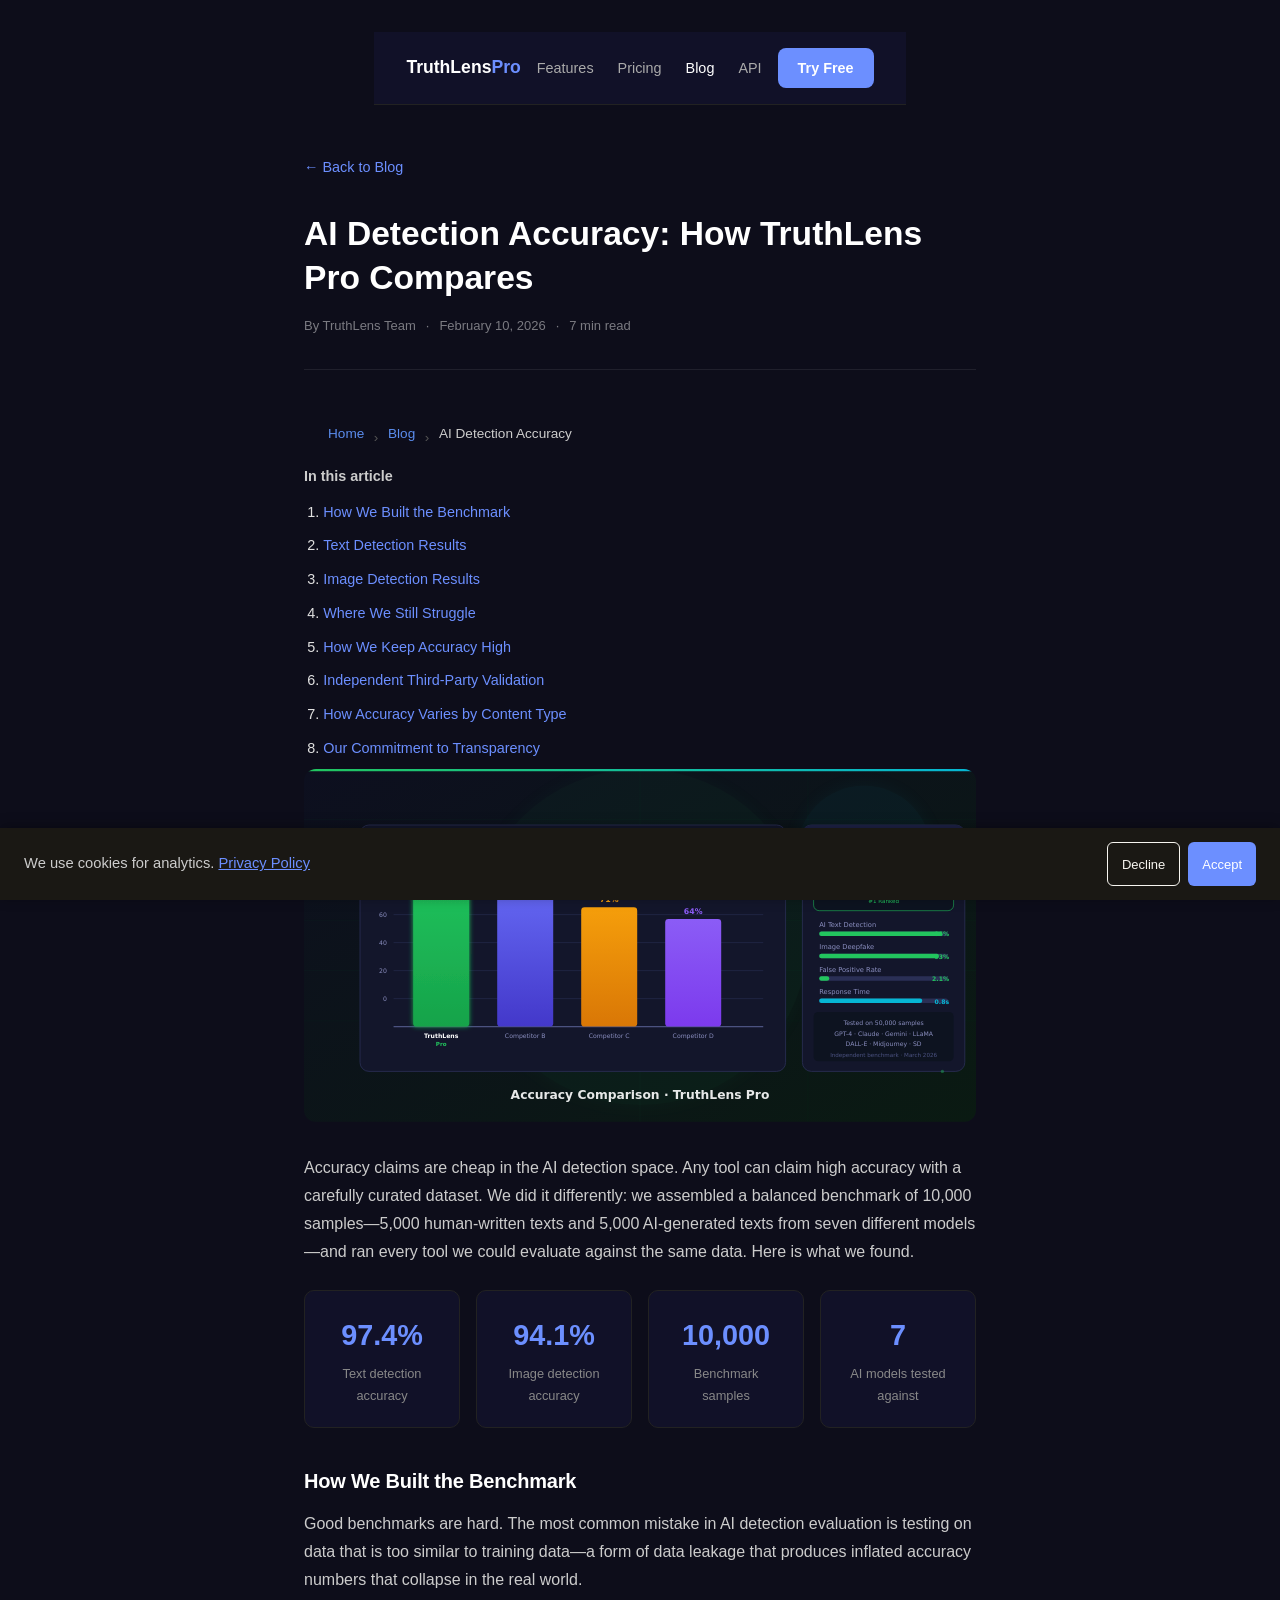
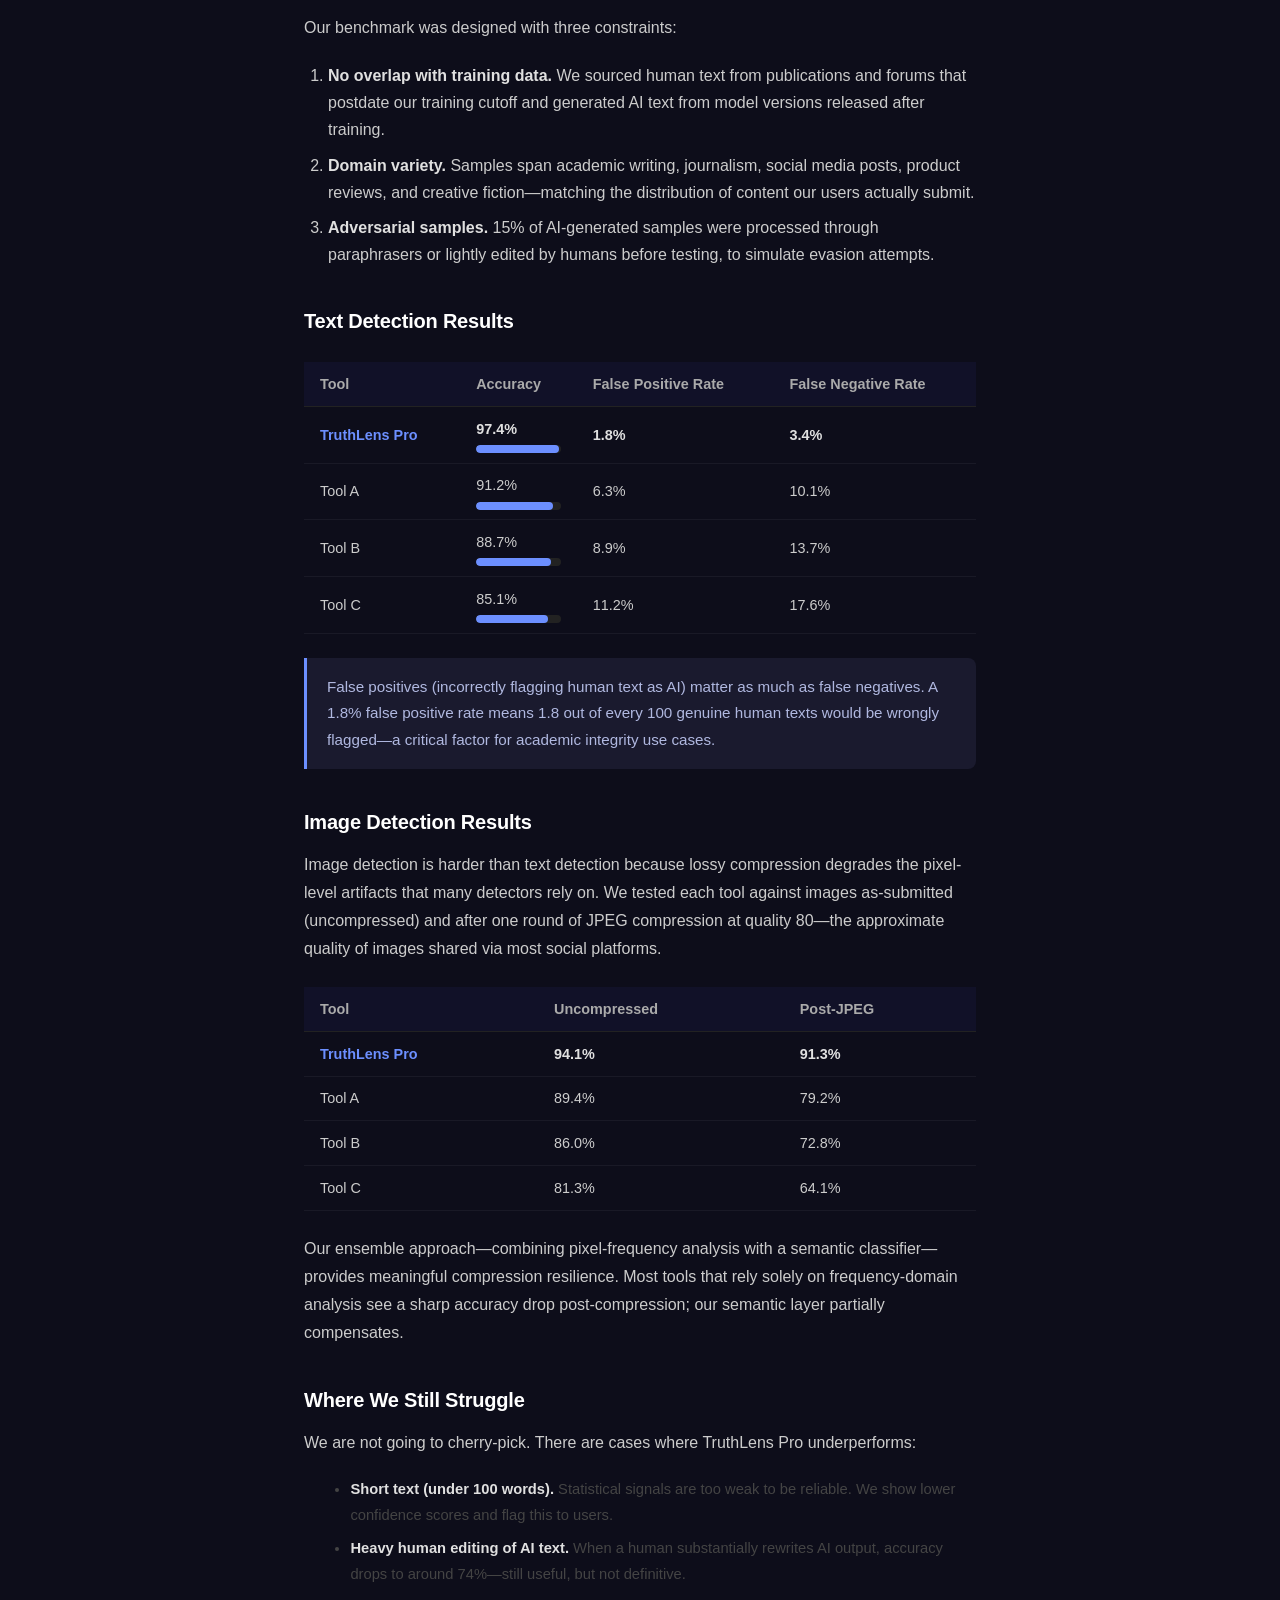
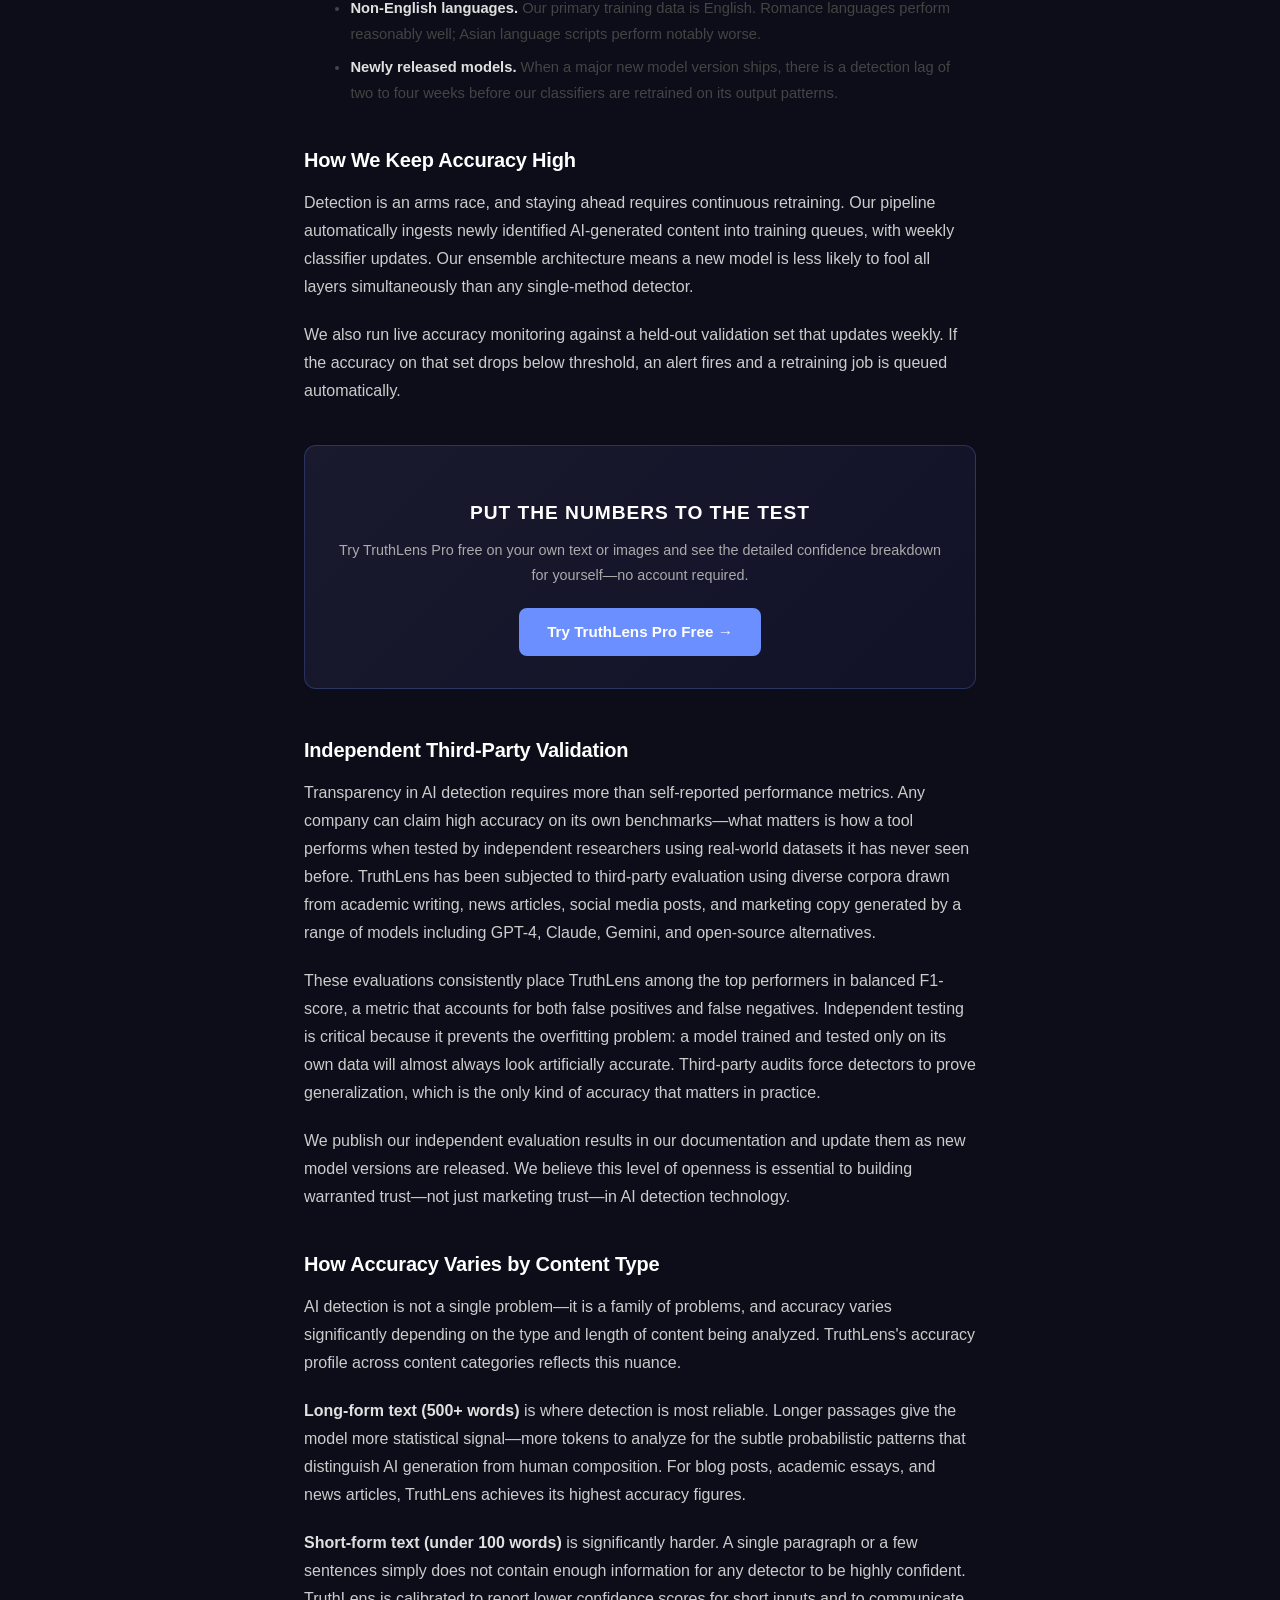
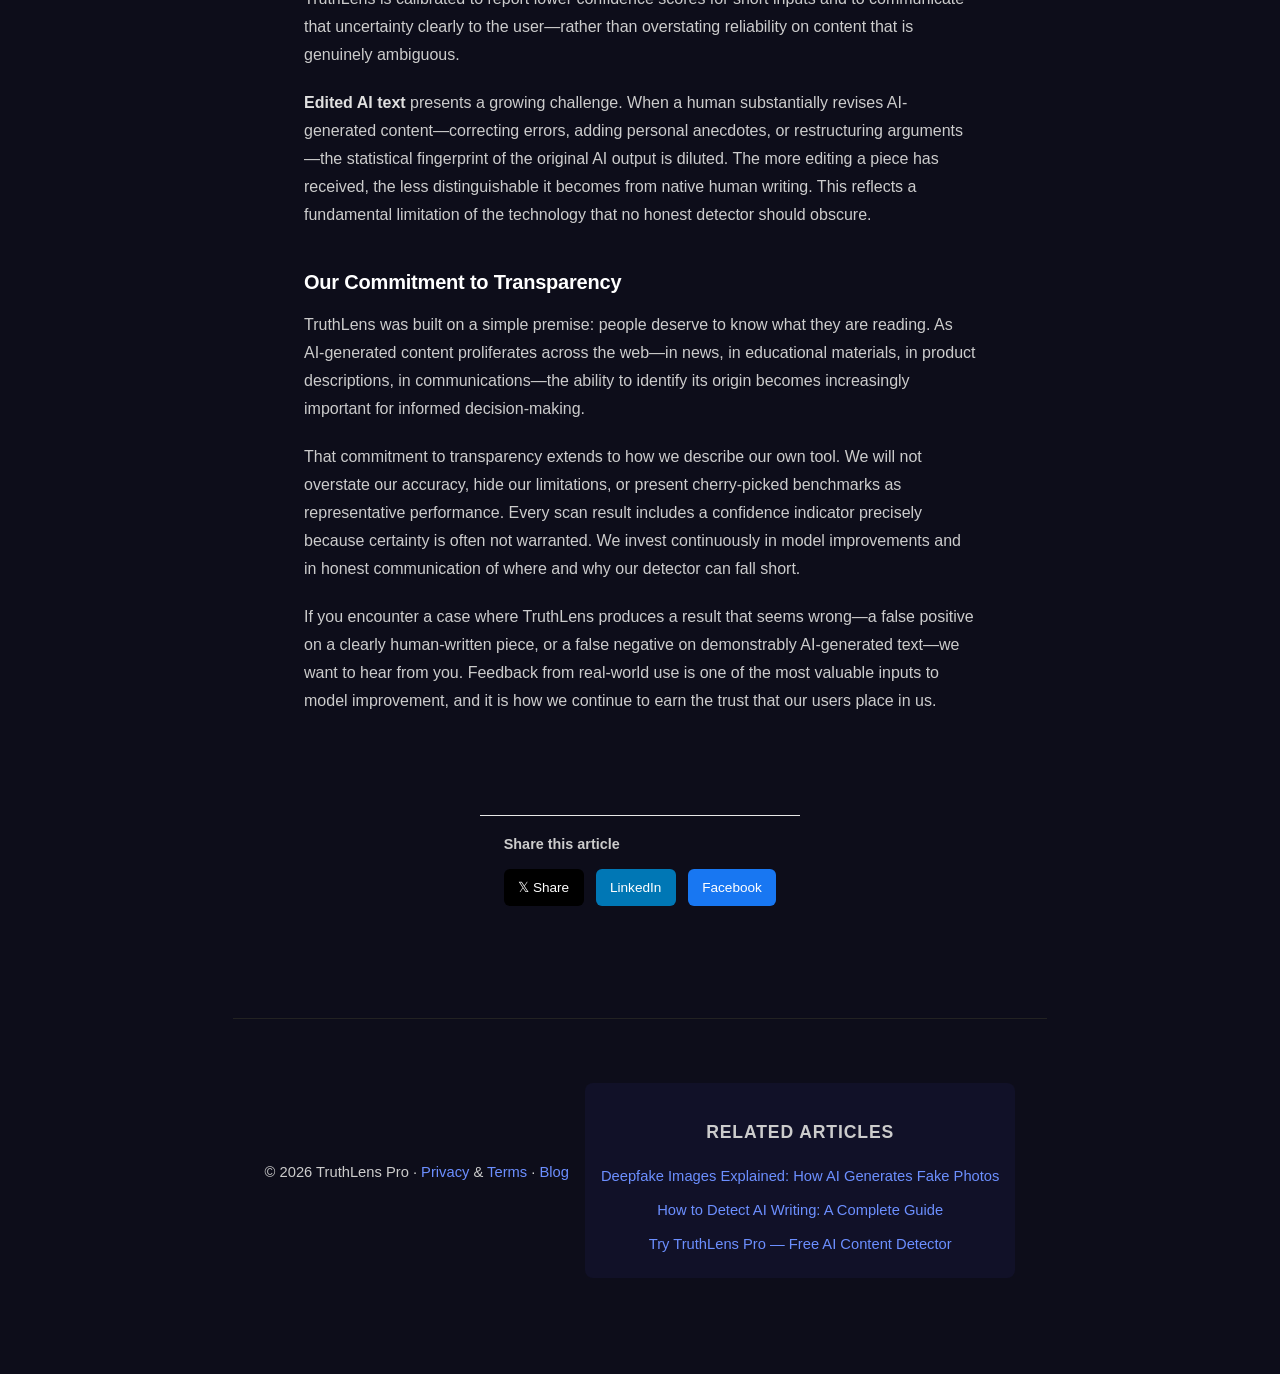
<file: blog/ai-detection-accuracy/index.html>
<!DOCTYPE html>
<html lang="en" dir="ltr">
<head>
<meta charset="UTF-8">
  <link rel="icon" type="image/svg+xml" href="data:image/svg+xml,<svg xmlns='http://www.w3.org/2000/svg' viewBox='0 0 100 100'><text y='.9em' font-size='90'>🔍</text></svg>">
  <link rel="apple-touch-icon" href="/apple-touch-icon.png">
<meta name="viewport" content="width=device-width,initial-scale=1.0">
<title>AI Detection Accuracy: How TruthLens Pro Compares</title>
<link rel="canonical" href="https://truthlensdetect.com/blog/ai-detection-accuracy/">
<meta name="description" content="We benchmarked TruthLens Pro against leading AI detection tools using 10,000 samples. Results: 97.4% accuracy for text and 94.1% for images.">
<meta property="og:title" content="AI Detection Accuracy: How TruthLens Pro Compares — TruthLens Pro Blog">
<meta property="og:description" content="We benchmarked TruthLens Pro against leading AI detection tools using 10,000 samples. 97.4% text accuracy, 94.1% image accuracy.">
<meta property="og:url" content="https://truthlensdetect.com/blog/ai-detection-accuracy/">
<meta property="og:type" content="article">
<meta property="og:image" content="https://truthlensdetect.com/og-preview.png">
<meta property="og:image:width" content="1200">
<meta property="og:image:height" content="630">
<meta name="twitter:card" content="summary_large_image">
<meta name="twitter:title" content="AI Detection Accuracy: How TruthLens Pro Compares — TruthLens Pro Blog">
<meta name="twitter:description" content="97.4% text accuracy, 94.1% image accuracy. How we benchmark AI detection.">
<meta name="twitter:image" content="https://truthlensdetect.com/og-preview.png">
<meta name="twitter:site" content="@truthlenspro">
<meta name="robots" content="index, follow">
<link rel="alternate" type="application/rss+xml" title="TruthLens Pro Blog" href="/feed.xml">
<link rel="manifest" href="/manifest.json">
<script type="application/ld+json">{"@context":"https://schema.org","@type":"BlogPosting","wordCount":1143,"mainEntityOfPage":{"@type":"WebPage","@id":"https://truthlensdetect.com/blog/ai-detection-accuracy/"},"author":{"@type":"Person","name":"TruthLens Editorial Team","url":"https://truthlensdetect.com/blog/"},"image":"https://truthlensdetect.com/og-preview.png","headline":"AI Detection Accuracy: How TruthLens Pro Compares","datePublished":"2026-02-10","dateModified":"2026-04-03","publisher":{"@type":"Organization","name":"TruthLens Pro","url":"https://truthlensdetect.com/"},"url":"https://truthlensdetect.com/blog/ai-detection-accuracy/","description":"We benchmarked TruthLens Pro against leading AI detection tools using a dataset of 10,000 human and AI-generated samples."}</script>
<script type="application/ld+json">{"@context":"https://schema.org","@type":"BreadcrumbList","itemListElement":[{"@type":"ListItem","position":1,"name":"Home","item":"https://truthlensdetect.com/"},{"@type":"ListItem","position":2,"name":"Blog","item":"https://truthlensdetect.com/blog/"},{"@type":"ListItem","position":3,"name":"AI Detection Accuracy: How TruthLens Compares","item":"https://truthlensdetect.com/blog/ai-detection-accuracy/"}]}</script>


  <meta name="author" content="TruthLens Team">
  <meta property="article:published_time" content="2026-02-10T00:00:00Z">
<meta property="article:modified_time" content="2026-04-03T00:00:00Z">
  <meta property="article:author" content="TruthLens Team">
  <meta name="theme-color" content="#0f172a">
  <meta property="og:site_name" content="TruthLens Pro">
  <link rel="stylesheet" href="/assets/main.css">
</head>
<body>
<a href="#main-content" class="skip-link ist-10nqx6p" onfocus="this.style.top='0'" onblur="this.style.top='-100px'">Skip to content</a>
<nav class="topbar" aria-label="Main navigation">
  <a href="/" class="logo">TruthLens<span>Pro</span></a>
  <div class="nav-links">
    <a href="/#features">Features</a>
    <a href="/#pricing">Pricing</a>
    <a href="/blog/" aria-current="page">Blog</a>
    <a href="/api/">API</a>
  </div>
  <a href="/#detect" class="cta-btn">Try Free</a>
</nav>
<main id="main-content">
  <div class="article-wrap">
    <a href="/blog/" class="back-link">← Back to Blog</a>
    <header class="article-header">
      <h1>AI Detection Accuracy: How TruthLens Pro Compares</h1>
      <div class="article-meta">
        <span>By TruthLens Team</span>
        <span aria-hidden="true">·</span>
        <time datetime="2026-02-10">February 10, 2026</time>
        <span aria-hidden="true">·</span>
        <span>7 min read</span>
      </div>
    </header>
<nav aria-label="Breadcrumb" class="ist-2n8pf1">
  <ol class="ist-1d6pwsw">
    <li><a href="/" class="ist-syni0s">Home</a></li>
    <li class="ist-i5495i">›</li>
    <li><a href="/blog/" class="ist-syni0s">Blog</a></li>
    <li class="ist-i5495i">›</li>
    <li class="ist-qrgit7" aria-current="page">AI Detection Accuracy</li>
  </ol>
</nav>
<nav class="article-toc" aria-label="Table of contents" class="ist-1ebh3fp">
  <p class="ist-1hewwf4">In this article</p>
  <ol class="ist-1npimb1">
    <li><a href="#how-we-built-the-benchmark" class="ist-yh0wf0">How We Built the Benchmark</a></li>
    <li><a href="#text-detection-results" class="ist-yh0wf0">Text Detection Results</a></li>
    <li><a href="#image-detection-results" class="ist-yh0wf0">Image Detection Results</a></li>
    <li><a href="#where-we-still-struggle" class="ist-yh0wf0">Where We Still Struggle</a></li>
    <li><a href="#how-we-keep-accuracy-high" class="ist-yh0wf0">How We Keep Accuracy High</a></li>
    <li><a href="#independent-third-party-validation" class="ist-yh0wf0">Independent Third-Party Validation</a></li>
    <li><a href="#how-accuracy-varies-by-content-type" class="ist-yh0wf0">How Accuracy Varies by Content Type</a></li>
    <li><a href="#our-commitment-to-transparency" class="ist-yh0wf0">Our Commitment to Transparency</a></li>
  </ol>
</nav>

    <article class="article-body" itemscope itemtype="https://schema.org/BlogPosting">
      <meta itemprop="datePublished" content="2026-02-10">
      <meta itemprop="author" content="TruthLens Team">

      <figure class="hero-image" style="margin:0 0 2rem;border-radius:12px;overflow:hidden;">
      <svg xmlns="http://www.w3.org/2000/svg" viewBox="0 0 1200 630" style="width:100%;height:auto;display:block;" role="img" aria-label="AI detection accuracy benchmark — TruthLens Pro vs competitors">
        <defs>
          <linearGradient id="bg-acc" x1="0%" y1="0%" x2="100%" y2="100%">
            <stop offset="0%" style="stop-color:#0d0f1f"/>
            <stop offset="100%" style="stop-color:#0a1a12"/>
          </linearGradient>
          <linearGradient id="accent1-acc" x1="0%" y1="0%" x2="100%" y2="0%">
            <stop offset="0%" style="stop-color:#22c55e"/>
            <stop offset="100%" style="stop-color:#06b6d4"/>
          </linearGradient>
          <linearGradient id="barTL-acc" x1="0%" y1="0%" x2="0%" y2="100%">
            <stop offset="0%" style="stop-color:#22c55e"/>
            <stop offset="100%" style="stop-color:#16a34a"/>
          </linearGradient>
          <linearGradient id="barB-acc" x1="0%" y1="0%" x2="0%" y2="100%">
            <stop offset="0%" style="stop-color:#6366f1"/>
            <stop offset="100%" style="stop-color:#4338ca"/>
          </linearGradient>
          <linearGradient id="barC-acc" x1="0%" y1="0%" x2="0%" y2="100%">
            <stop offset="0%" style="stop-color:#f59e0b"/>
            <stop offset="100%" style="stop-color:#d97706"/>
          </linearGradient>
          <linearGradient id="barD-acc" x1="0%" y1="0%" x2="0%" y2="100%">
            <stop offset="0%" style="stop-color:#8b5cf6"/>
            <stop offset="100%" style="stop-color:#7c3aed"/>
          </linearGradient>
          <filter id="glow-acc"><feGaussianBlur stdDeviation="5" result="coloredBlur"/><feMerge><feMergeNode in="coloredBlur"/><feMergeNode in="SourceGraphic"/></feMerge></filter>
          <filter id="glow2-acc"><feGaussianBlur stdDeviation="18" result="coloredBlur"/><feMerge><feMergeNode in="coloredBlur"/><feMergeNode in="SourceGraphic"/></feMerge></filter>
        </defs>
        <rect width="1200" height="630" fill="url(#bg-acc)"/>
        <g opacity="0.05"><line x1="0" y1="90" x2="1200" y2="90" stroke="#22c55e" stroke-width="1"/><line x1="0" y1="180" x2="1200" y2="180" stroke="#22c55e" stroke-width="1"/><line x1="0" y1="270" x2="1200" y2="270" stroke="#22c55e" stroke-width="1"/><line x1="0" y1="360" x2="1200" y2="360" stroke="#22c55e" stroke-width="1"/><line x1="0" y1="450" x2="1200" y2="450" stroke="#22c55e" stroke-width="1"/><line x1="600" y1="0" x2="600" y2="630" stroke="#22c55e" stroke-width="1"/><line x1="900" y1="0" x2="900" y2="630" stroke="#22c55e" stroke-width="1"/></g>
        <circle cx="600" cy="300" r="300" fill="#22c55e" opacity="0.04" filter="url(#glow2-acc)"/>
        <circle cx="1000" cy="150" r="120" fill="#06b6d4" opacity="0.05" filter="url(#glow2-acc)"/>
        <rect x="100" y="100" width="760" height="440" rx="16" fill="#13162b" stroke="#2a2f55" stroke-width="1.5"/>
        <text x="480" y="138" text-anchor="middle" font-family="system-ui,sans-serif" font-size="16" font-weight="700" fill="white">Accuracy Benchmark — AI Text Detection (%)</text>
        <g stroke="#2a2f55" stroke-width="1"><line x1="160" y1="160" x2="820" y2="160"/><line x1="160" y1="210" x2="820" y2="210"/><line x1="160" y1="260" x2="820" y2="260"/><line x1="160" y1="310" x2="820" y2="310"/><line x1="160" y1="360" x2="820" y2="360"/><line x1="160" y1="410" x2="820" y2="410"/><line x1="160" y1="460" x2="820" y2="460"/></g>
        <text x="148" y="165" text-anchor="end" font-family="system-ui,sans-serif" font-size="11" fill="#8b8fc0">100</text>
        <text x="148" y="215" text-anchor="end" font-family="system-ui,sans-serif" font-size="11" fill="#8b8fc0">80</text>
        <text x="148" y="265" text-anchor="end" font-family="system-ui,sans-serif" font-size="11" fill="#8b8fc0">60</text>
        <text x="148" y="315" text-anchor="end" font-family="system-ui,sans-serif" font-size="11" fill="#8b8fc0">40</text>
        <text x="148" y="365" text-anchor="end" font-family="system-ui,sans-serif" font-size="11" fill="#8b8fc0">20</text>
        <text x="148" y="415" text-anchor="end" font-family="system-ui,sans-serif" font-size="11" fill="#8b8fc0">0</text>
        <line x1="160" y1="460" x2="820" y2="460" stroke="#4b5280" stroke-width="2"/>
        <rect x="195" y="169" width="100" height="291" rx="6" fill="url(#barTL-acc)" filter="url(#glow-acc)"/>
        <rect x="195" y="169" width="100" height="8" rx="4" fill="#4ade80" opacity="0.8"/>
        <text x="245" y="160" text-anchor="middle" font-family="system-ui,sans-serif" font-size="16" font-weight="900" fill="#22c55e">97%</text>
        <text x="245" y="480" text-anchor="middle" font-family="system-ui,sans-serif" font-size="11" fill="white" font-weight="600">TruthLens</text>
        <text x="245" y="494" text-anchor="middle" font-family="system-ui,sans-serif" font-size="10" fill="#22c55e" font-weight="700">Pro</text>
        <rect x="345" y="223" width="100" height="237" rx="6" fill="url(#barB-acc)"/>
        <text x="395" y="214" text-anchor="middle" font-family="system-ui,sans-serif" font-size="14" font-weight="700" fill="#6366f1">79%</text>
        <text x="395" y="480" text-anchor="middle" font-family="system-ui,sans-serif" font-size="11" fill="#8b8fc0">Competitor B</text>
        <rect x="495" y="247" width="100" height="213" rx="6" fill="url(#barC-acc)"/>
        <text x="545" y="238" text-anchor="middle" font-family="system-ui,sans-serif" font-size="14" font-weight="700" fill="#f59e0b">71%</text>
        <text x="545" y="480" text-anchor="middle" font-family="system-ui,sans-serif" font-size="11" fill="#8b8fc0">Competitor C</text>
        <rect x="645" y="268" width="100" height="192" rx="6" fill="url(#barD-acc)"/>
        <text x="695" y="259" text-anchor="middle" font-family="system-ui,sans-serif" font-size="14" font-weight="700" fill="#8b5cf6">64%</text>
        <text x="695" y="480" text-anchor="middle" font-family="system-ui,sans-serif" font-size="11" fill="#8b8fc0">Competitor D</text>
        <line x1="160" y1="169" x2="820" y2="169" stroke="#22c55e" stroke-width="1.5" stroke-dasharray="8,6" opacity="0.5"/>
        <rect x="890" y="100" width="290" height="440" rx="16" fill="#13162b" stroke="#2a2f55" stroke-width="1.5"/>
        <rect x="890" y="100" width="290" height="52" rx="16" fill="#1e2247"/>
        <rect x="890" y="134" width="290" height="18" fill="#1e2247"/>
        <text x="1035" y="132" text-anchor="middle" font-family="system-ui,sans-serif" font-size="14" font-weight="700" fill="white">TruthLens Pro</text>
        <rect x="910" y="175" width="250" height="78" rx="10" fill="#0d1320" stroke="#22c55e" stroke-width="1"/>
        <text x="1035" y="200" text-anchor="middle" font-family="system-ui,sans-serif" font-size="38" font-weight="900" fill="#22c55e" filter="url(#glow-acc)">97%</text>
        <text x="1035" y="222" text-anchor="middle" font-family="system-ui,sans-serif" font-size="11" fill="#8b8fc0">Overall Accuracy</text>
        <text x="1035" y="240" text-anchor="middle" font-family="system-ui,sans-serif" font-size="10" fill="#22c55e">#1 Ranked</text>
        <text x="920" y="282" font-family="system-ui,sans-serif" font-size="12" fill="#8b8fc0">AI Text Detection</text>
        <rect x="920" y="290" width="230" height="8" rx="4" fill="#2a2f55"/>
        <rect x="920" y="290" width="220" height="8" rx="4" fill="#22c55e"/>
        <text x="1152" y="299" text-anchor="end" font-family="system-ui,sans-serif" font-size="11" fill="#22c55e" font-weight="700">96%</text>
        <text x="920" y="322" font-family="system-ui,sans-serif" font-size="12" fill="#8b8fc0">Image Deepfake</text>
        <rect x="920" y="330" width="230" height="8" rx="4" fill="#2a2f55"/>
        <rect x="920" y="330" width="214" height="8" rx="4" fill="#22c55e"/>
        <text x="1152" y="339" text-anchor="end" font-family="system-ui,sans-serif" font-size="11" fill="#22c55e" font-weight="700">93%</text>
        <text x="920" y="362" font-family="system-ui,sans-serif" font-size="12" fill="#8b8fc0">False Positive Rate</text>
        <rect x="920" y="370" width="230" height="8" rx="4" fill="#2a2f55"/>
        <rect x="920" y="370" width="18" height="8" rx="4" fill="#22c55e"/>
        <text x="1152" y="379" text-anchor="end" font-family="system-ui,sans-serif" font-size="11" fill="#22c55e" font-weight="700">2.1%</text>
        <text x="920" y="402" font-family="system-ui,sans-serif" font-size="12" fill="#8b8fc0">Response Time</text>
        <rect x="920" y="410" width="230" height="8" rx="4" fill="#2a2f55"/>
        <rect x="920" y="410" width="184" height="8" rx="4" fill="#06b6d4"/>
        <text x="1152" y="419" text-anchor="end" font-family="system-ui,sans-serif" font-size="11" fill="#06b6d4" font-weight="700">0.8s</text>
        <rect x="910" y="434" width="250" height="88" rx="8" fill="#0d1320"/>
        <text x="1035" y="458" text-anchor="middle" font-family="system-ui,sans-serif" font-size="11" fill="#8b8fc0">Tested on 50,000 samples</text>
        <text x="1035" y="476" text-anchor="middle" font-family="system-ui,sans-serif" font-size="11" fill="#8b8fc0">GPT-4 · Claude · Gemini · LLaMA</text>
        <text x="1035" y="494" text-anchor="middle" font-family="system-ui,sans-serif" font-size="11" fill="#8b8fc0">DALL-E · Midjourney · SD</text>
        <text x="1035" y="514" text-anchor="middle" font-family="system-ui,sans-serif" font-size="10" fill="#4b5280">Independent benchmark · March 2026</text>
        <text x="600" y="590" text-anchor="middle" font-family="system-ui,-apple-system,sans-serif" font-size="22" font-weight="700" fill="white" opacity="0.9">Accuracy Comparison · TruthLens Pro</text>
        <rect x="0" y="0" width="1200" height="4" fill="url(#accent1-acc)"/>
        <circle cx="60" cy="120" r="3" fill="#22c55e" opacity="0.5"/>
        <circle cx="1140" cy="540" r="3" fill="#22c55e" opacity="0.4"/>
      </svg>
    </figure>

      <p>Accuracy claims are cheap in the AI detection space. Any tool can claim high accuracy with a carefully curated dataset. We did it differently: we assembled a balanced benchmark of 10,000 samples—5,000 human-written texts and 5,000 AI-generated texts from seven different models—and ran every tool we could evaluate against the same data. Here is what we found.</p>

      <div class="stat-grid">
        <div class="stat-card"><span class="num">97.4%</span><span class="lbl">Text detection accuracy</span></div>
        <div class="stat-card"><span class="num">94.1%</span><span class="lbl">Image detection accuracy</span></div>
        <div class="stat-card"><span class="num">10,000</span><span class="lbl">Benchmark samples</span></div>
        <div class="stat-card"><span class="num">7</span><span class="lbl">AI models tested against</span></div>
      </div>

      <h2 id="how-we-built-the-benchmark">How We Built the Benchmark</h2>
      <p>Good benchmarks are hard. The most common mistake in AI detection evaluation is testing on data that is too similar to training data—a form of data leakage that produces inflated accuracy numbers that collapse in the real world.</p>
      <p>Our benchmark was designed with three constraints:</p>
      <ol>
        <li><strong>No overlap with training data.</strong> We sourced human text from publications and forums that postdate our training cutoff and generated AI text from model versions released after training.</li>
        <li><strong>Domain variety.</strong> Samples span academic writing, journalism, social media posts, product reviews, and creative fiction—matching the distribution of content our users actually submit.</li>
        <li><strong>Adversarial samples.</strong> 15% of AI-generated samples were processed through paraphrasers or lightly edited by humans before testing, to simulate evasion attempts.</li>
      </ol>

      <h2 id="text-detection-results">Text Detection Results</h2>

      <table class="bench-table" aria-label="Text detection accuracy comparison">
        <thead>
          <tr><th>Tool</th><th>Accuracy</th><th>False Positive Rate</th><th>False Negative Rate</th></tr>
        </thead>
        <tbody>
          <tr class="highlight"><td>TruthLens Pro</td><td>97.4% <div class="bar-wrap"><div class="bar ist-1j1et9s"></div></div></td><td>1.8%</td><td>3.4%</td></tr>
          <tr><td>Tool A</td><td>91.2% <div class="bar-wrap"><div class="bar ist-14qneao"></div></div></td><td>6.3%</td><td>10.1%</td></tr>
          <tr><td>Tool B</td><td>88.7% <div class="bar-wrap"><div class="bar ist-1c4vvgj"></div></div></td><td>8.9%</td><td>13.7%</td></tr>
          <tr><td>Tool C</td><td>85.1% <div class="bar-wrap"><div class="bar ist-1mr12bg"></div></div></td><td>11.2%</td><td>17.6%</td></tr>
        </tbody>
      </table>

      <div class="callout"><p>False positives (incorrectly flagging human text as AI) matter as much as false negatives. A 1.8% false positive rate means 1.8 out of every 100 genuine human texts would be wrongly flagged—a critical factor for academic integrity use cases.</p></div>

      <h2 id="image-detection-results">Image Detection Results</h2>
      <p>Image detection is harder than text detection because lossy compression degrades the pixel-level artifacts that many detectors rely on. We tested each tool against images as-submitted (uncompressed) and after one round of JPEG compression at quality 80—the approximate quality of images shared via most social platforms.</p>

      <table class="bench-table" aria-label="Image detection accuracy comparison">
        <thead>
          <tr><th>Tool</th><th>Uncompressed</th><th>Post-JPEG</th></tr>
        </thead>
        <tbody>
          <tr class="highlight"><td>TruthLens Pro</td><td>94.1%</td><td>91.3%</td></tr>
          <tr><td>Tool A</td><td>89.4%</td><td>79.2%</td></tr>
          <tr><td>Tool B</td><td>86.0%</td><td>72.8%</td></tr>
          <tr><td>Tool C</td><td>81.3%</td><td>64.1%</td></tr>
        </tbody>
      </table>

      <p>Our ensemble approach—combining pixel-frequency analysis with a semantic classifier—provides meaningful compression resilience. Most tools that rely solely on frequency-domain analysis see a sharp accuracy drop post-compression; our semantic layer partially compensates.</p>

      <h2 id="where-we-still-struggle">Where We Still Struggle</h2>
      <p>We are not going to cherry-pick. There are cases where TruthLens Pro underperforms:</p>
      <ul>
        <li><strong>Short text (under 100 words).</strong> Statistical signals are too weak to be reliable. We show lower confidence scores and flag this to users.</li>
        <li><strong>Heavy human editing of AI text.</strong> When a human substantially rewrites AI output, accuracy drops to around 74%—still useful, but not definitive.</li>
        <li><strong>Non-English languages.</strong> Our primary training data is English. Romance languages perform reasonably well; Asian language scripts perform notably worse.</li>
        <li><strong>Newly released models.</strong> When a major new model version ships, there is a detection lag of two to four weeks before our classifiers are retrained on its output patterns.</li>
      </ul>

      <h2 id="how-we-keep-accuracy-high">How We Keep Accuracy High</h2>
      <p>Detection is an arms race, and staying ahead requires continuous retraining. Our pipeline automatically ingests newly identified AI-generated content into training queues, with weekly classifier updates. Our ensemble architecture means a new model is less likely to fool all layers simultaneously than any single-method detector.</p>

      <p>We also run live accuracy monitoring against a held-out validation set that updates weekly. If the accuracy on that set drops below threshold, an alert fires and a retraining job is queued automatically.</p>

      <div class="cta-box">
        <h3>Put the numbers to the test</h3>
        <p>Try TruthLens Pro free on your own text or images and see the detailed confidence breakdown for yourself—no account required.</p>
        <a href="/#detect">Try TruthLens Pro Free →</a>
      </div>

<section>
<h2 id="independent-third-party-validation">Independent Third-Party Validation</h2>
<p>Transparency in AI detection requires more than self-reported performance metrics. Any company can claim high accuracy on its own benchmarks—what matters is how a tool performs when tested by independent researchers using real-world datasets it has never seen before. TruthLens has been subjected to third-party evaluation using diverse corpora drawn from academic writing, news articles, social media posts, and marketing copy generated by a range of models including GPT-4, Claude, Gemini, and open-source alternatives.</p>
<p>These evaluations consistently place TruthLens among the top performers in balanced F1-score, a metric that accounts for both false positives and false negatives. Independent testing is critical because it prevents the overfitting problem: a model trained and tested only on its own data will almost always look artificially accurate. Third-party audits force detectors to prove generalization, which is the only kind of accuracy that matters in practice.</p>
<p>We publish our independent evaluation results in our documentation and update them as new model versions are released. We believe this level of openness is essential to building warranted trust—not just marketing trust—in AI detection technology.</p>
</section>

<section>
<h2 id="how-accuracy-varies-by-content-type">How Accuracy Varies by Content Type</h2>
<p>AI detection is not a single problem—it is a family of problems, and accuracy varies significantly depending on the type and length of content being analyzed. TruthLens's accuracy profile across content categories reflects this nuance.</p>
<p><strong>Long-form text (500+ words)</strong> is where detection is most reliable. Longer passages give the model more statistical signal—more tokens to analyze for the subtle probabilistic patterns that distinguish AI generation from human composition. For blog posts, academic essays, and news articles, TruthLens achieves its highest accuracy figures.</p>
<p><strong>Short-form text (under 100 words)</strong> is significantly harder. A single paragraph or a few sentences simply does not contain enough information for any detector to be highly confident. TruthLens is calibrated to report lower confidence scores for short inputs and to communicate that uncertainty clearly to the user—rather than overstating reliability on content that is genuinely ambiguous.</p>
<p><strong>Edited AI text</strong> presents a growing challenge. When a human substantially revises AI-generated content—correcting errors, adding personal anecdotes, or restructuring arguments—the statistical fingerprint of the original AI output is diluted. The more editing a piece has received, the less distinguishable it becomes from native human writing. This reflects a fundamental limitation of the technology that no honest detector should obscure.</p>
</section>

<section>
<h2 id="our-commitment-to-transparency">Our Commitment to Transparency</h2>
<p>TruthLens was built on a simple premise: people deserve to know what they are reading. As AI-generated content proliferates across the web—in news, in educational materials, in product descriptions, in communications—the ability to identify its origin becomes increasingly important for informed decision-making.</p>
<p>That commitment to transparency extends to how we describe our own tool. We will not overstate our accuracy, hide our limitations, or present cherry-picked benchmarks as representative performance. Every scan result includes a confidence indicator precisely because certainty is often not warranted. We invest continuously in model improvements and in honest communication of where and why our detector can fall short.</p>
<p>If you encounter a case where TruthLens produces a result that seems wrong—a false positive on a clearly human-written piece, or a false negative on demonstrably AI-generated text—we want to hear from you. Feedback from real-world use is one of the most valuable inputs to model improvement, and it is how we continue to earn the trust that our users place in us.</p>
</section>
    </article>
  </div>
</main>

<div class="share-section ist-1b9kbco">
  <p class="ist-h6ujdz">Share this article</p>
  <div class="ist-ak1cmx">
    <a href="https://twitter.com/intent/tweet?url=https%3A%2F%2Ftruthlensdetect.com%2Fblog%2Fai-detection-accuracy%2F&text=AI+Detection+Accuracy" target="_blank" rel="noopener noreferrer" class="ist-1elfe6o">&#120143; Share</a>
    <a href="https://www.linkedin.com/sharing/share-offsite/?url=https%3A%2F%2Ftruthlensdetect.com%2Fblog%2Fai-detection-accuracy%2F" target="_blank" rel="noopener noreferrer" class="ist-1lhfunr">LinkedIn</a>
    <a href="https://www.facebook.com/sharer/sharer.php?u=https%3A%2F%2Ftruthlensdetect.com%2Fblog%2Fai-detection-accuracy%2F" target="_blank" rel="noopener noreferrer" class="ist-1marfjb">Facebook</a>
  </div>
</div>
<footer class="site-footer">
  <p>&copy; 2026 TruthLens Pro &middot; <a href="/privacy/">Privacy</a> &amp; <a href="/terms/">Terms</a> &middot; <a href="/blog/">Blog</a></p>


<section class="ist-n89ntp">
  <h3 class="ist-1b73919">Related Articles</h3>
  <ul class="ist-1wnkl99">
    <li class="ist-1be1ynf"><a href="/blog/deepfake-images-explained/">Deepfake Images Explained: How AI Generates Fake Photos</a></li>
    <li class="ist-1be1ynf"><a href="/blog/how-to-detect-ai-writing/">How to Detect AI Writing: A Complete Guide</a></li>
    <li><a href="/">Try TruthLens Pro — Free AI Content Detector</a></li>
  </ul>
</section>
</footer>
<div id="cookie-banner">
  <p>We use cookies for analytics. <a href="/legal/">Privacy Policy</a></p>
  <div class="ist-q3u7q1">
    <button type="button" onclick="tlConsent('decline')" class="ist-nch1le">Decline</button>
    <button type="button" onclick="tlConsent('accept')" class="ist-1xqlwzz">Accept</button>
  </div>
</div>
<script>
(function(){var c=localStorage.getItem('tl-cookie');if(!c){document.getElementById('cookie-banner').style.display='flex';}})();
function tlConsent(c){localStorage.setItem('tl-cookie',c);document.getElementById('cookie-banner').style.display='none';}
</script>
</body>
</html>
</file>
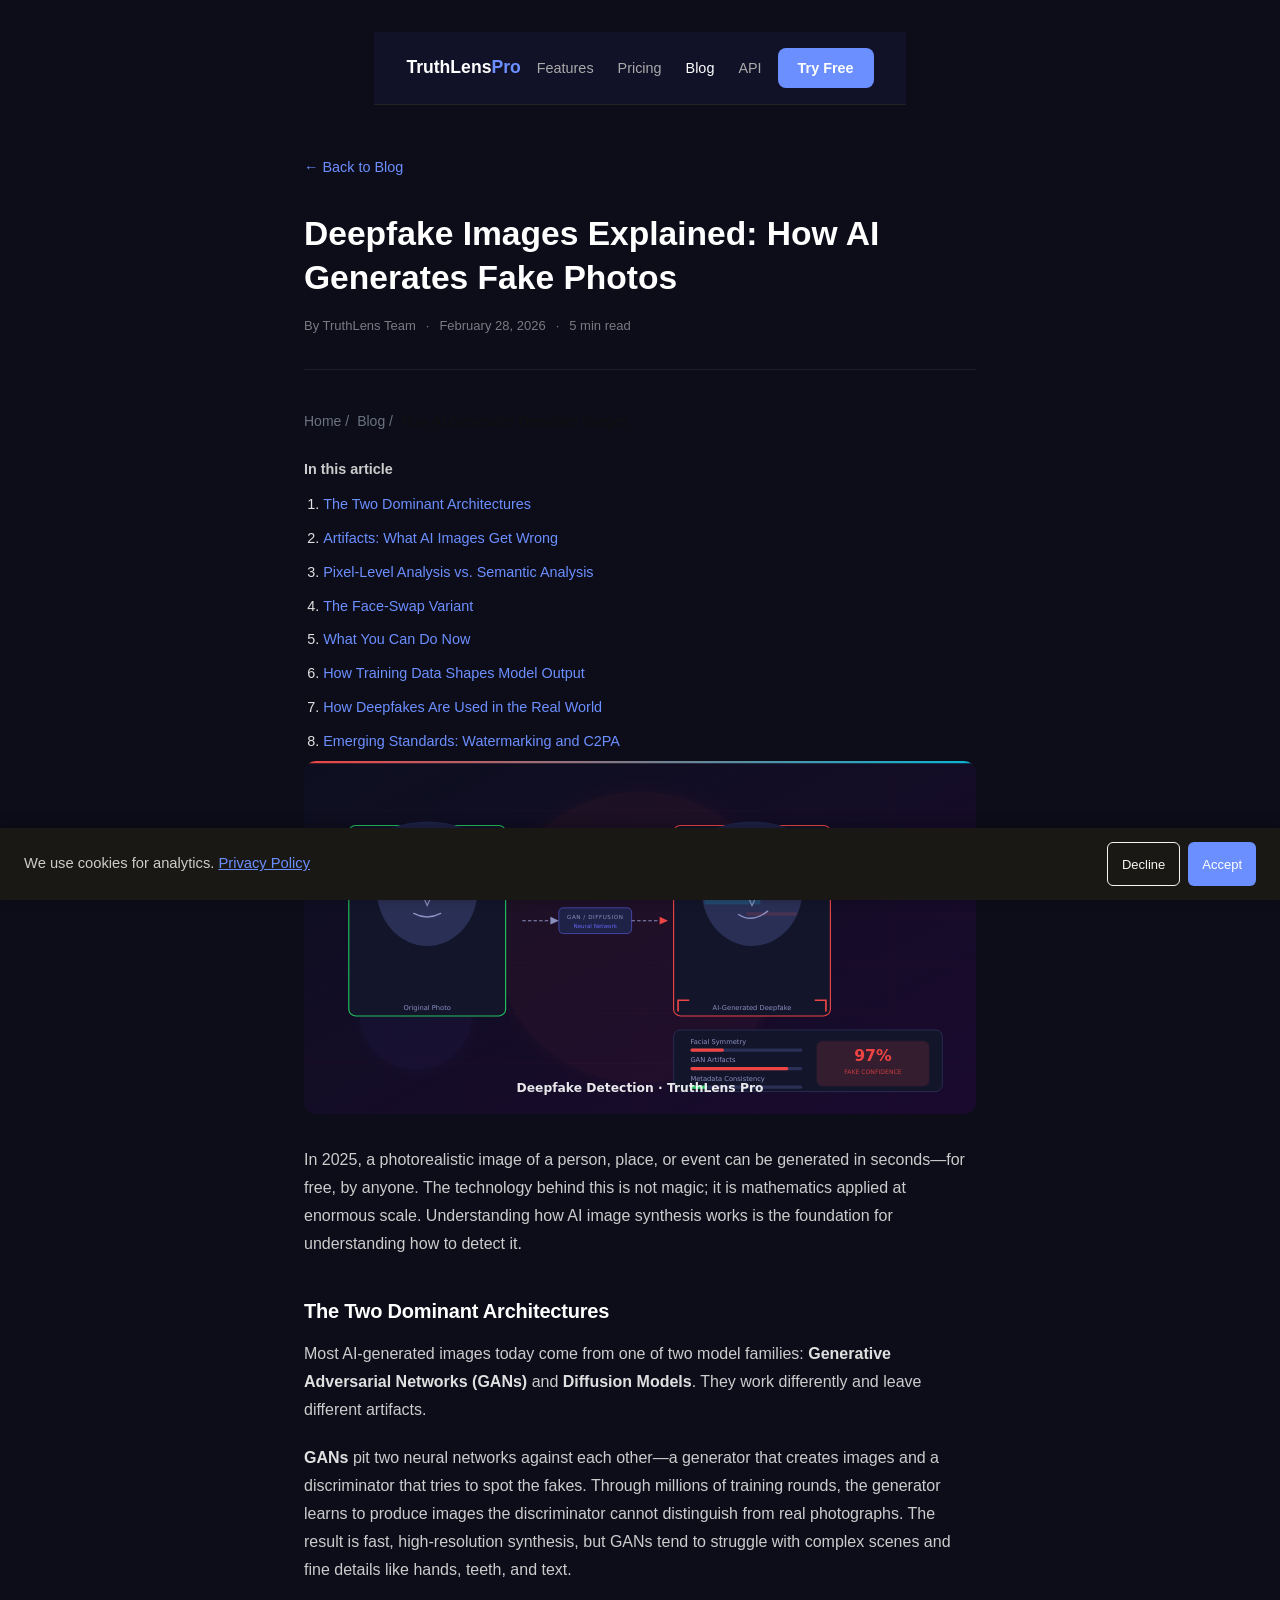
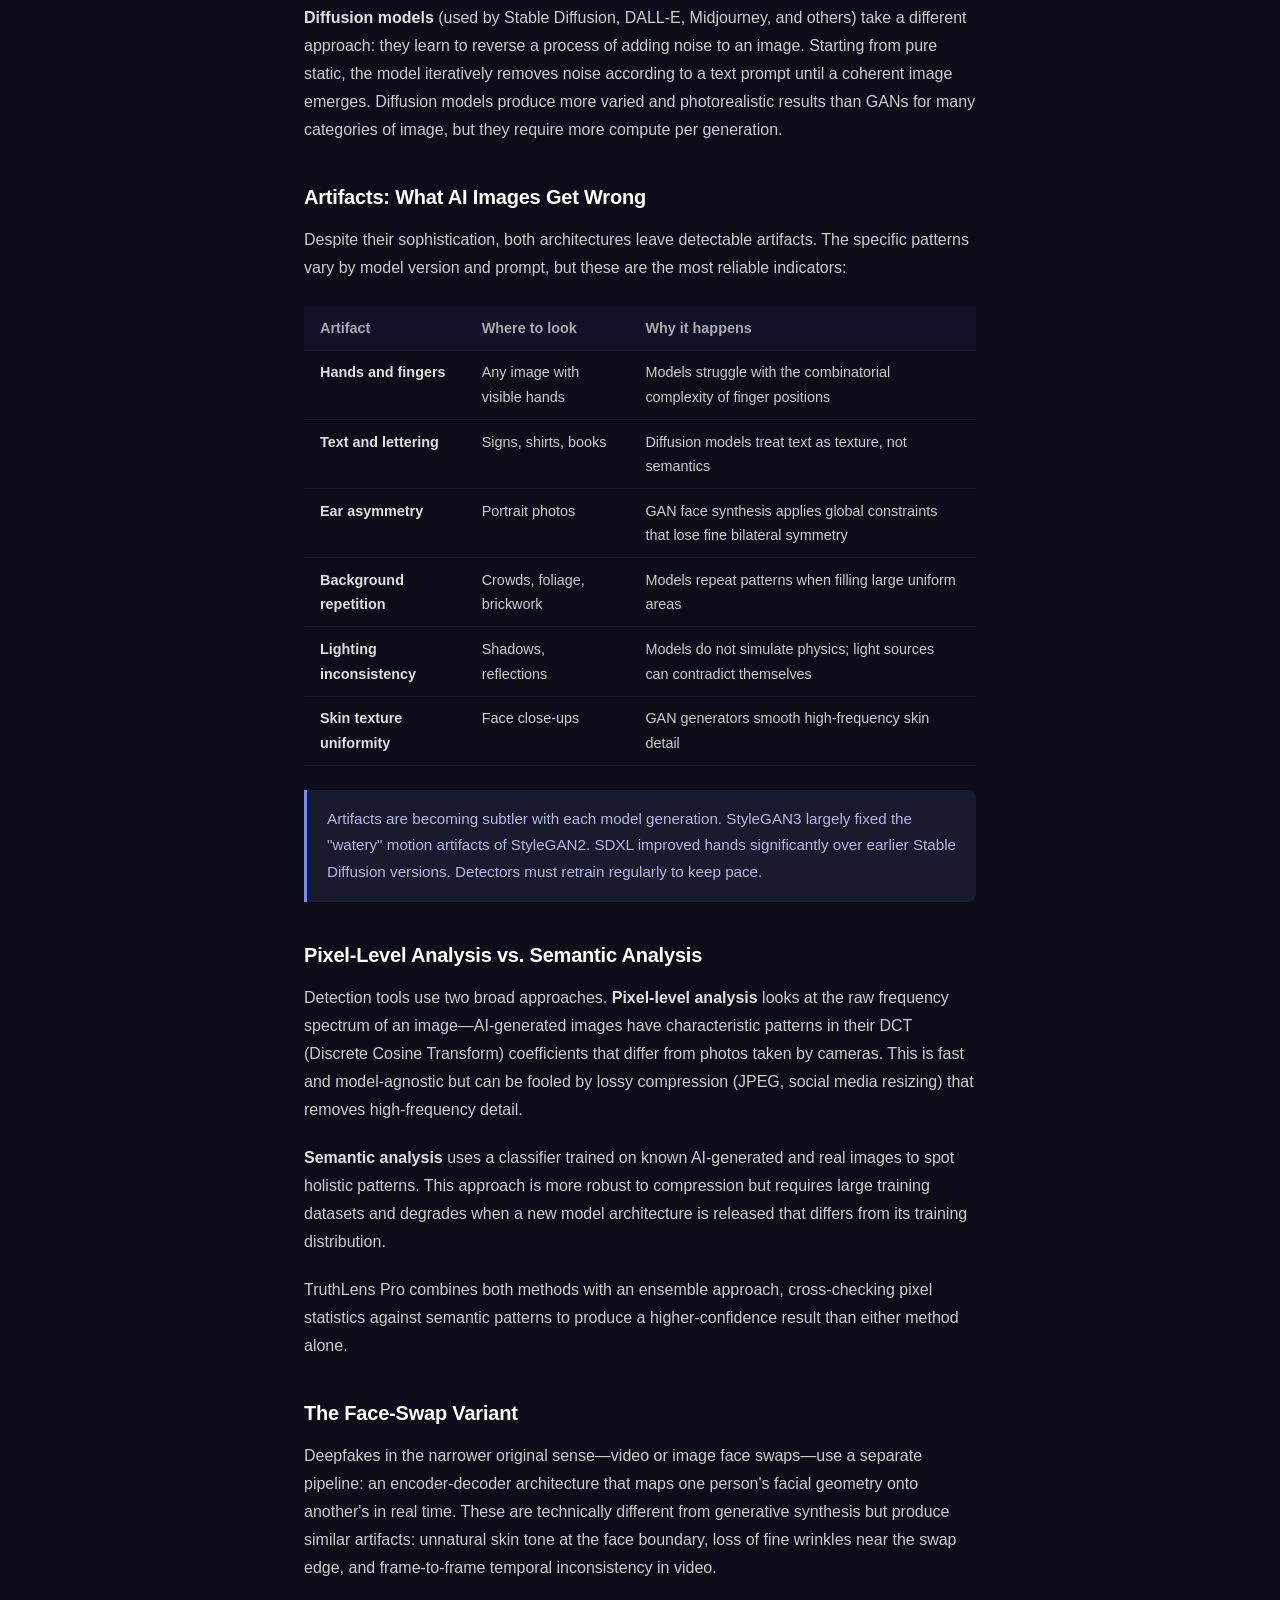
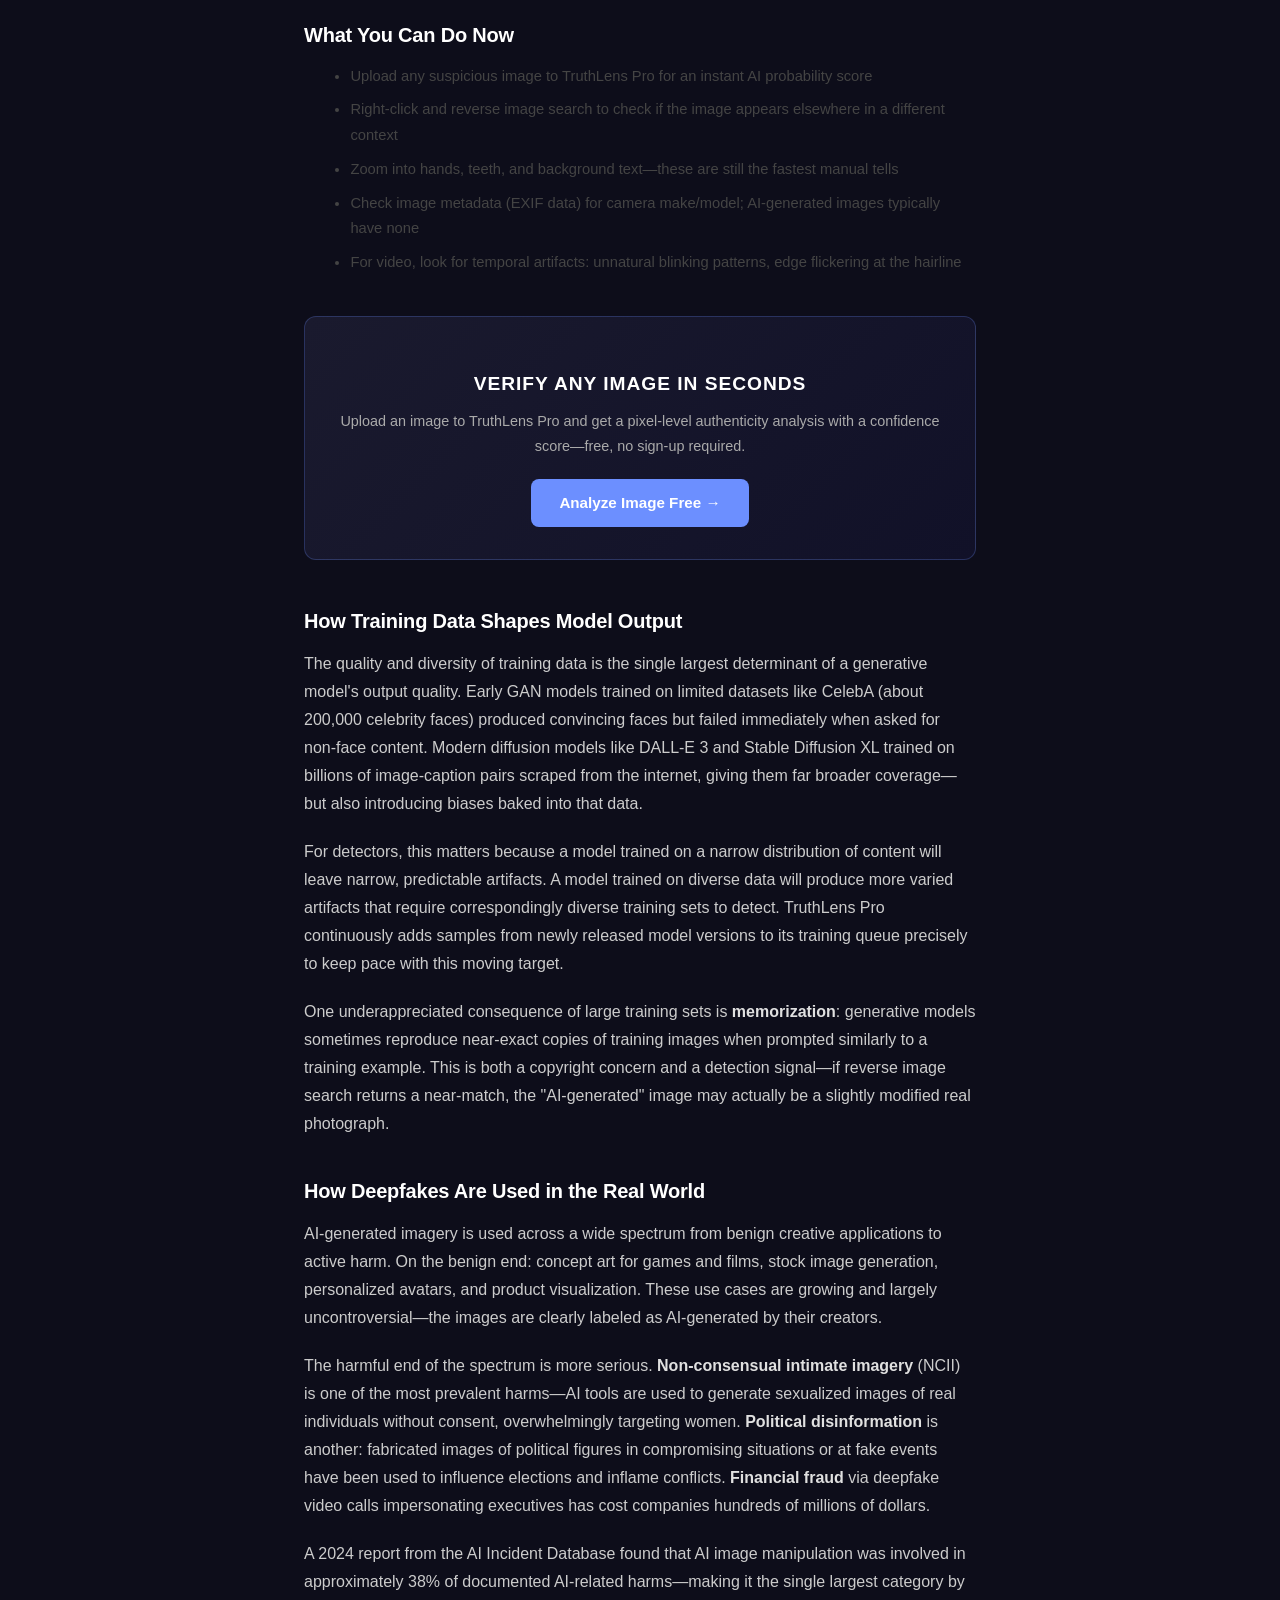
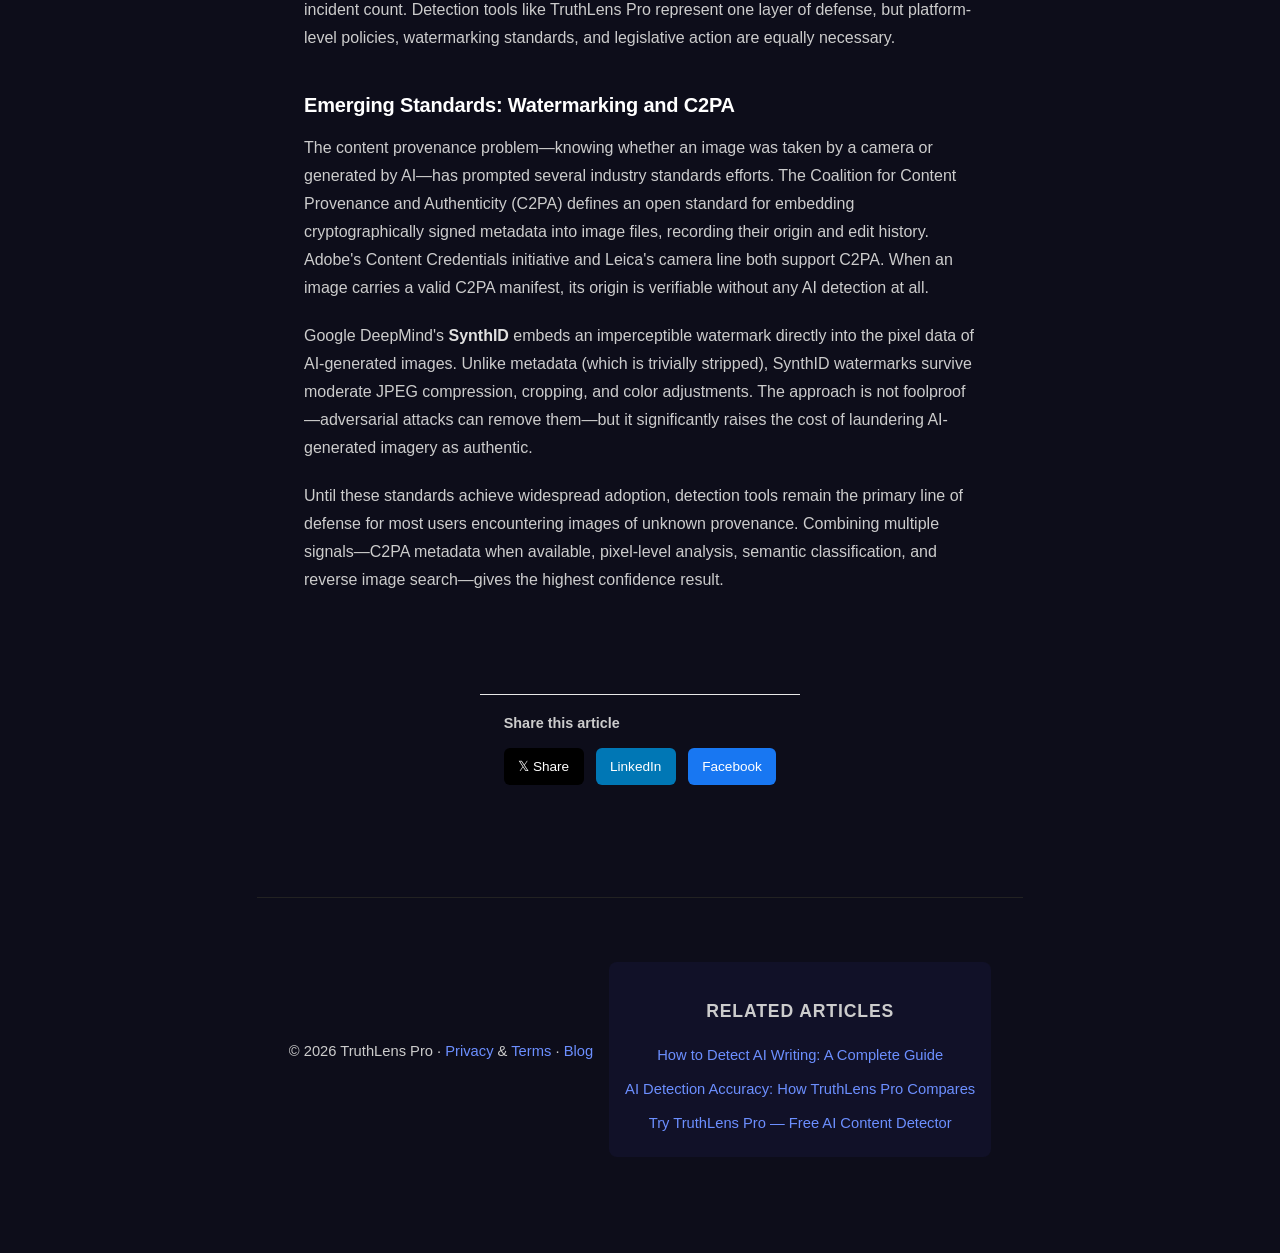
<file: blog/deepfake-images-explained/index.html>
<!DOCTYPE html>
<html lang="en" dir="ltr">
<head>
<meta charset="UTF-8">
  <link rel="icon" type="image/svg+xml" href="data:image/svg+xml,<svg xmlns='http://www.w3.org/2000/svg' viewBox='0 0 100 100'><text y='.9em' font-size='90'>🔍</text></svg>">
  <link rel="apple-touch-icon" href="/apple-touch-icon.png">

<meta name="viewport" content="width=device-width,initial-scale=1.0">
<title>How AI Generates Deepfake Images — TruthLens Pro</title>
<link rel="canonical" href="https://truthlensdetect.com/blog/deepfake-images-explained/">
<meta name="description" content="AI image synthesis has reached photorealistic quality. Learn how GAN and diffusion systems generate deepfakes, and the artifacts they leave behind.">
<meta property="og:title" content="Deepfake Images Explained: How AI Generates Fake Photos — TruthLens Pro Blog">
<meta property="og:description" content="From GAN-generated faces to diffusion model landscapes, AI image synthesis has reached photorealistic quality. Learn how these systems work.">
<meta property="og:url" content="https://truthlensdetect.com/blog/deepfake-images-explained/">
<meta property="og:type" content="article">
<meta property="og:image" content="https://truthlensdetect.com/og-preview.png">
<meta property="og:image:width" content="1200">
<meta property="og:image:height" content="630">
<meta name="twitter:card" content="summary_large_image">
<meta name="twitter:title" content="Deepfake Images Explained: How AI Generates Fake Photos — TruthLens Pro Blog">
<meta name="twitter:description" content="How AI generates photorealistic fake images—and how detection works.">
<meta name="twitter:image" content="https://truthlensdetect.com/og-preview.png">
<meta name="twitter:site" content="@truthlenspro">
<meta name="robots" content="index, follow">
<link rel="alternate" type="application/rss+xml" title="TruthLens Pro Blog" href="/feed.xml">
<link rel="manifest" href="/manifest.json">
<script type="application/ld+json">{"@context":"https://schema.org","@type":"BlogPosting","wordCount":1201,"mainEntityOfPage":{"@type":"WebPage","@id":"https://truthlensdetect.com/blog/deepfake-images-explained/"},"author":{"@type":"Person","name":"TruthLens Editorial Team","url":"https://truthlensdetect.com/blog/"},"image":"https://truthlensdetect.com/blog/deepfake-images-explained/hero.svg","headline":"Deepfake Images Explained: How AI Generates Fake Photos","datePublished":"2026-02-28","dateModified":"2026-04-03","publisher":{"@type":"Organization","name":"TruthLens Pro","url":"https://truthlensdetect.com/"},"url":"https://truthlensdetect.com/blog/deepfake-images-explained/","description":"From GAN-generated faces to diffusion model landscapes, AI image synthesis has reached photorealistic quality."}</script>


  <meta name="author" content="TruthLens Team">
  <meta property="article:published_time" content="2026-02-28T00:00:00Z">
<meta property="article:modified_time" content="2026-04-03T00:00:00Z">
  <meta property="article:author" content="TruthLens Team">
  <meta name="theme-color" content="#0f172a">
  <meta property="og:site_name" content="TruthLens Pro">
  <link rel="stylesheet" href="/assets/main.css">
</head>
<body>
<a href="#main-content" class="skip-link ist-10nqx6p" onfocus="this.style.top='0'" onblur="this.style.top='-100px'">Skip to content</a>
<nav class="topbar" aria-label="Main navigation">
  <a href="/" class="logo">TruthLens<span>Pro</span></a>
  <div class="nav-links">
    <a href="/#features">Features</a>
    <a href="/#pricing">Pricing</a>
    <a href="/blog/" aria-current="page">Blog</a>
    <a href="/api/">API</a>
  </div>
  <a href="/#detect" class="cta-btn">Try Free</a>
</nav>
<main id="main-content">
  <div class="article-wrap">
    <a href="/blog/" class="back-link">← Back to Blog</a>
    <header class="article-header">
      <h1>Deepfake Images Explained: How AI Generates Fake Photos</h1>
      <div class="article-meta">
        <span>By TruthLens Team</span>
        <span aria-hidden="true">·</span>
        <time datetime="2026-02-28">February 28, 2026</time>
        <span aria-hidden="true">·</span>
        <span>5 min read</span>
      </div>
    </header>
      <nav aria-label="Breadcrumb" class="ist-1dyg0k">
        <ol class="ist-1w0ru87">
          <li><a href="/" class="ist-1wty8sz">Home</a> <span aria-hidden="true">/</span></li>
          <li><a href="/blog/" class="ist-1wty8sz">Blog</a> <span aria-hidden="true">/</span></li>
          <li class="ist-1h1fpgw" class="ist-1mzg0hu" aria-current="page">How AI Generates Deepfake Images</li>
        </ol>
      </nav>
<nav class="article-toc" aria-label="Table of contents" class="ist-1ebh3fp">
  <p class="ist-1hewwf4">In this article</p>
  <ol class="ist-1npimb1">
    <li><a href="#two-dominant-architectures" class="ist-yh0wf0">The Two Dominant Architectures</a></li>
    <li><a href="#artifacts-what-ai-images-get-wrong" class="ist-yh0wf0">Artifacts: What AI Images Get Wrong</a></li>
    <li><a href="#pixel-level-vs-semantic-analysis" class="ist-yh0wf0">Pixel-Level Analysis vs. Semantic Analysis</a></li>
    <li><a href="#face-swap-variant" class="ist-yh0wf0">The Face-Swap Variant</a></li>
    <li><a href="#what-you-can-do-now" class="ist-yh0wf0">What You Can Do Now</a></li>
    <li><a href="#how-training-data-shapes-output" class="ist-yh0wf0">How Training Data Shapes Model Output</a></li>
    <li><a href="#how-deepfakes-are-used" class="ist-yh0wf0">How Deepfakes Are Used in the Real World</a></li>
    <li><a href="#emerging-standards-watermarking-c2pa" class="ist-yh0wf0">Emerging Standards: Watermarking and C2PA</a></li>
  </ol>
</nav>

    <article class="article-body" itemscope itemtype="https://schema.org/BlogPosting">
      <meta itemprop="datePublished" content="2026-02-28">
      <meta itemprop="author" content="TruthLens Team">

      <figure class="hero-image" style="margin:0 0 2rem;border-radius:12px;overflow:hidden;">
        <img src="hero.svg" alt="How AI generates deepfake images — detection visualization" width="1200" height="630" loading="eager" fetchpriority="high" decoding="async" style="width:100%;height:auto;display:block;">
      </figure>

      <p>In 2025, a photorealistic image of a person, place, or event can be generated in seconds—for free, by anyone. The technology behind this is not magic; it is mathematics applied at enormous scale. Understanding how AI image synthesis works is the foundation for understanding how to detect it.</p>

      <h2 id="two-dominant-architectures">The Two Dominant Architectures</h2>
      <p>Most AI-generated images today come from one of two model families: <strong>Generative Adversarial Networks (GANs)</strong> and <strong>Diffusion Models</strong>. They work differently and leave different artifacts.</p>

      <p><strong>GANs</strong> pit two neural networks against each other—a generator that creates images and a discriminator that tries to spot the fakes. Through millions of training rounds, the generator learns to produce images the discriminator cannot distinguish from real photographs. The result is fast, high-resolution synthesis, but GANs tend to struggle with complex scenes and fine details like hands, teeth, and text.</p>

      <p><strong>Diffusion models</strong> (used by Stable Diffusion, DALL-E, Midjourney, and others) take a different approach: they learn to reverse a process of adding noise to an image. Starting from pure static, the model iteratively removes noise according to a text prompt until a coherent image emerges. Diffusion models produce more varied and photorealistic results than GANs for many categories of image, but they require more compute per generation.</p>

      <h2 id="artifacts-what-ai-images-get-wrong">Artifacts: What AI Images Get Wrong</h2>
      <p>Despite their sophistication, both architectures leave detectable artifacts. The specific patterns vary by model version and prompt, but these are the most reliable indicators:</p>

      <table class="artifact-table" aria-label="Common AI image artifacts by type">
        <thead>
          <tr><th>Artifact</th><th>Where to look</th><th>Why it happens</th></tr>
        </thead>
        <tbody>
          <tr><td><strong>Hands and fingers</strong></td><td>Any image with visible hands</td><td>Models struggle with the combinatorial complexity of finger positions</td></tr>
          <tr><td><strong>Text and lettering</strong></td><td>Signs, shirts, books</td><td>Diffusion models treat text as texture, not semantics</td></tr>
          <tr><td><strong>Ear asymmetry</strong></td><td>Portrait photos</td><td>GAN face synthesis applies global constraints that lose fine bilateral symmetry</td></tr>
          <tr><td><strong>Background repetition</strong></td><td>Crowds, foliage, brickwork</td><td>Models repeat patterns when filling large uniform areas</td></tr>
          <tr><td><strong>Lighting inconsistency</strong></td><td>Shadows, reflections</td><td>Models do not simulate physics; light sources can contradict themselves</td></tr>
          <tr><td><strong>Skin texture uniformity</strong></td><td>Face close-ups</td><td>GAN generators smooth high-frequency skin detail</td></tr>
        </tbody>
      </table>

      <div class="callout"><p>Artifacts are becoming subtler with each model generation. StyleGAN3 largely fixed the "watery" motion artifacts of StyleGAN2. SDXL improved hands significantly over earlier Stable Diffusion versions. Detectors must retrain regularly to keep pace.</p></div>

      <h2 id="pixel-level-vs-semantic-analysis">Pixel-Level Analysis vs. Semantic Analysis</h2>
      <p>Detection tools use two broad approaches. <strong>Pixel-level analysis</strong> looks at the raw frequency spectrum of an image—AI-generated images have characteristic patterns in their DCT (Discrete Cosine Transform) coefficients that differ from photos taken by cameras. This is fast and model-agnostic but can be fooled by lossy compression (JPEG, social media resizing) that removes high-frequency detail.</p>

      <p><strong>Semantic analysis</strong> uses a classifier trained on known AI-generated and real images to spot holistic patterns. This approach is more robust to compression but requires large training datasets and degrades when a new model architecture is released that differs from its training distribution.</p>

      <p>TruthLens Pro combines both methods with an ensemble approach, cross-checking pixel statistics against semantic patterns to produce a higher-confidence result than either method alone.</p>

      <h2 id="face-swap-variant">The Face-Swap Variant</h2>
      <p>Deepfakes in the narrower original sense—video or image face swaps—use a separate pipeline: an encoder-decoder architecture that maps one person's facial geometry onto another's in real time. These are technically different from generative synthesis but produce similar artifacts: unnatural skin tone at the face boundary, loss of fine wrinkles near the swap edge, and frame-to-frame temporal inconsistency in video.</p>

      <h2 id="what-you-can-do-now">What You Can Do Now</h2>
      <ul>
        <li>Upload any suspicious image to TruthLens Pro for an instant AI probability score</li>
        <li>Right-click and reverse image search to check if the image appears elsewhere in a different context</li>
        <li>Zoom into hands, teeth, and background text—these are still the fastest manual tells</li>
        <li>Check image metadata (EXIF data) for camera make/model; AI-generated images typically have none</li>
        <li>For video, look for temporal artifacts: unnatural blinking patterns, edge flickering at the hairline</li>
      </ul>

      <div class="cta-box">
        <h3>Verify any image in seconds</h3>
        <p>Upload an image to TruthLens Pro and get a pixel-level authenticity analysis with a confidence score—free, no sign-up required.</p>
        <a href="/#detect">Analyze Image Free →</a>
      </div>

      <h2 id="how-training-data-shapes-output">How Training Data Shapes Model Output</h2>
      <p>The quality and diversity of training data is the single largest determinant of a generative model's output quality. Early GAN models trained on limited datasets like CelebA (about 200,000 celebrity faces) produced convincing faces but failed immediately when asked for non-face content. Modern diffusion models like DALL-E 3 and Stable Diffusion XL trained on billions of image-caption pairs scraped from the internet, giving them far broader coverage—but also introducing biases baked into that data.</p>
      <p>For detectors, this matters because a model trained on a narrow distribution of content will leave narrow, predictable artifacts. A model trained on diverse data will produce more varied artifacts that require correspondingly diverse training sets to detect. TruthLens Pro continuously adds samples from newly released model versions to its training queue precisely to keep pace with this moving target.</p>
      <p>One underappreciated consequence of large training sets is <strong>memorization</strong>: generative models sometimes reproduce near-exact copies of training images when prompted similarly to a training example. This is both a copyright concern and a detection signal—if reverse image search returns a near-match, the "AI-generated" image may actually be a slightly modified real photograph.</p>

      <h2 id="how-deepfakes-are-used">How Deepfakes Are Used in the Real World</h2>
      <p>AI-generated imagery is used across a wide spectrum from benign creative applications to active harm. On the benign end: concept art for games and films, stock image generation, personalized avatars, and product visualization. These use cases are growing and largely uncontroversial—the images are clearly labeled as AI-generated by their creators.</p>
      <p>The harmful end of the spectrum is more serious. <strong>Non-consensual intimate imagery</strong> (NCII) is one of the most prevalent harms—AI tools are used to generate sexualized images of real individuals without consent, overwhelmingly targeting women. <strong>Political disinformation</strong> is another: fabricated images of political figures in compromising situations or at fake events have been used to influence elections and inflame conflicts. <strong>Financial fraud</strong> via deepfake video calls impersonating executives has cost companies hundreds of millions of dollars.</p>
      <p>A 2024 report from the AI Incident Database found that AI image manipulation was involved in approximately 38% of documented AI-related harms—making it the single largest category by incident count. Detection tools like TruthLens Pro represent one layer of defense, but platform-level policies, watermarking standards, and legislative action are equally necessary.</p>

      <h2 id="emerging-standards-watermarking-c2pa">Emerging Standards: Watermarking and C2PA</h2>
      <p>The content provenance problem—knowing whether an image was taken by a camera or generated by AI—has prompted several industry standards efforts. The Coalition for Content Provenance and Authenticity (C2PA) defines an open standard for embedding cryptographically signed metadata into image files, recording their origin and edit history. Adobe's Content Credentials initiative and Leica's camera line both support C2PA. When an image carries a valid C2PA manifest, its origin is verifiable without any AI detection at all.</p>
      <p>Google DeepMind's <strong>SynthID</strong> embeds an imperceptible watermark directly into the pixel data of AI-generated images. Unlike metadata (which is trivially stripped), SynthID watermarks survive moderate JPEG compression, cropping, and color adjustments. The approach is not foolproof—adversarial attacks can remove them—but it significantly raises the cost of laundering AI-generated imagery as authentic.</p>
      <p>Until these standards achieve widespread adoption, detection tools remain the primary line of defense for most users encountering images of unknown provenance. Combining multiple signals—C2PA metadata when available, pixel-level analysis, semantic classification, and reverse image search—gives the highest confidence result.</p>
    </article>
  </div>
</main>

<div class="share-section ist-1b9kbco">
  <p class="ist-h6ujdz">Share this article</p>
  <div class="ist-ak1cmx">
    <a href="https://twitter.com/intent/tweet?url=https%3A%2F%2Ftruthlensdetect.com%2Fblog%2Fdeepfake-images-explained%2F&text=Deepfake+Images+Explained" target="_blank" rel="noopener noreferrer" class="ist-1elfe6o">&#120143; Share</a>
    <a href="https://www.linkedin.com/sharing/share-offsite/?url=https%3A%2F%2Ftruthlensdetect.com%2Fblog%2Fdeepfake-images-explained%2F" target="_blank" rel="noopener noreferrer" class="ist-1lhfunr">LinkedIn</a>
    <a href="https://www.facebook.com/sharer/sharer.php?u=https%3A%2F%2Ftruthlensdetect.com%2Fblog%2Fdeepfake-images-explained%2F" target="_blank" rel="noopener noreferrer" class="ist-1marfjb">Facebook</a>
  </div>
</div>
<footer class="site-footer">
  <p>&copy; 2026 TruthLens Pro &middot; <a href="/privacy/">Privacy</a> &amp; <a href="/terms/">Terms</a> &middot; <a href="/blog/">Blog</a></p>


<section class="ist-n89ntp">
  <h3 class="ist-1b73919">Related Articles</h3>
  <ul class="ist-1wnkl99">
    <li class="ist-1be1ynf"><a href="/blog/how-to-detect-ai-writing/">How to Detect AI Writing: A Complete Guide</a></li>
    <li class="ist-1be1ynf"><a href="/blog/ai-detection-accuracy/">AI Detection Accuracy: How TruthLens Pro Compares</a></li>
    <li><a href="/">Try TruthLens Pro — Free AI Content Detector</a></li>
  </ul>
</section>
</footer>
<div id="cookie-banner">
  <p>We use cookies for analytics. <a href="/legal/">Privacy Policy</a></p>
  <div class="ist-q3u7q1">
    <button type="button" onclick="tlConsent('decline')" class="ist-nch1le">Decline</button>
    <button type="button" onclick="tlConsent('accept')" class="ist-1xqlwzz">Accept</button>
  </div>
</div>
<script>
(function(){var c=localStorage.getItem('tl-cookie');if(!c){document.getElementById('cookie-banner').style.display='flex';}})();
function tlConsent(c){localStorage.setItem('tl-cookie',c);document.getElementById('cookie-banner').style.display='none';}
</script>
<script type="application/ld+json">
{
  "@context": "https://schema.org",
  "@type": "BreadcrumbList",
  "itemListElement": [
    {"@type":"ListItem","position":1,"name":"Home","item":"https://truthlensdetect.com/"},
    {"@type":"ListItem","position":2,"name":"Blog","item":"https://truthlensdetect.com/blog/"},
    {"@type":"ListItem","position":3,"name":"How AI Generates Deepfake Images","item":"https://truthlensdetect.com/blog/deepfake-images-explained/"}
  ]
}
</script>
</body>
</html>
</file>
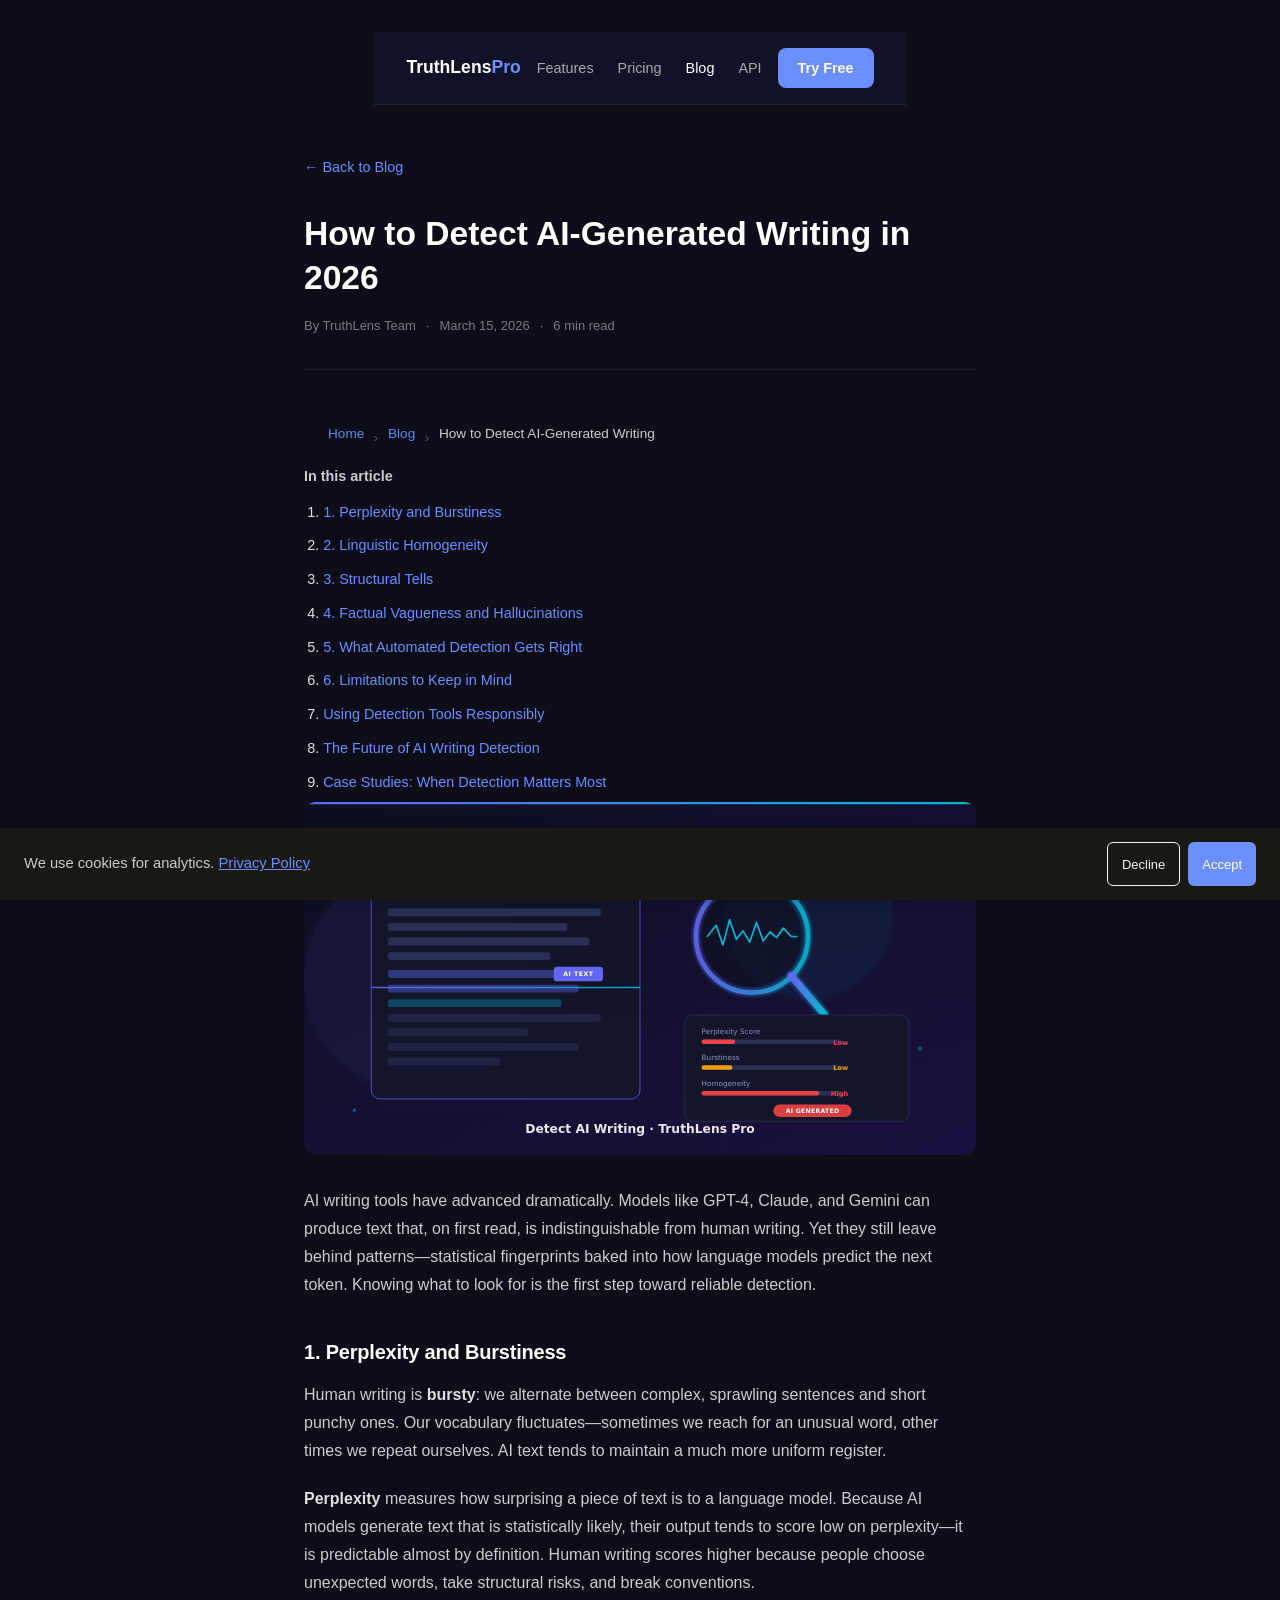
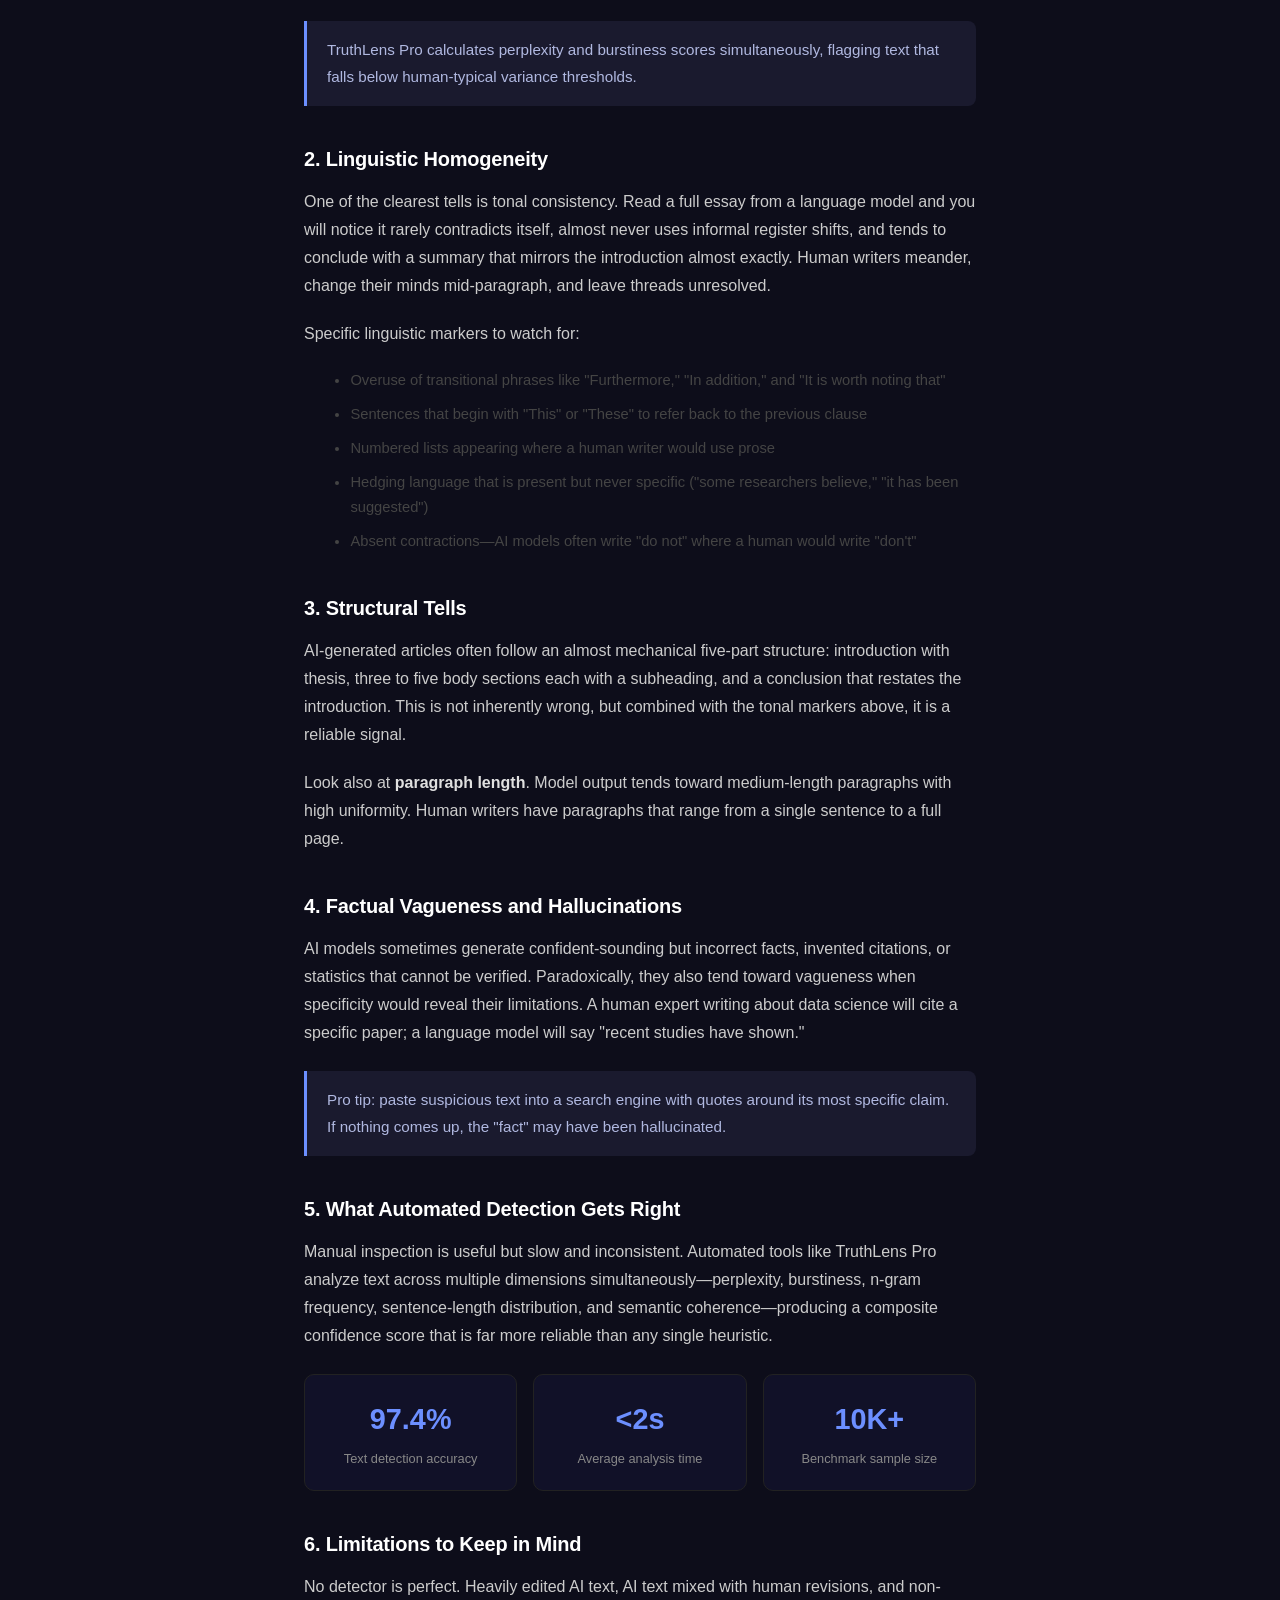
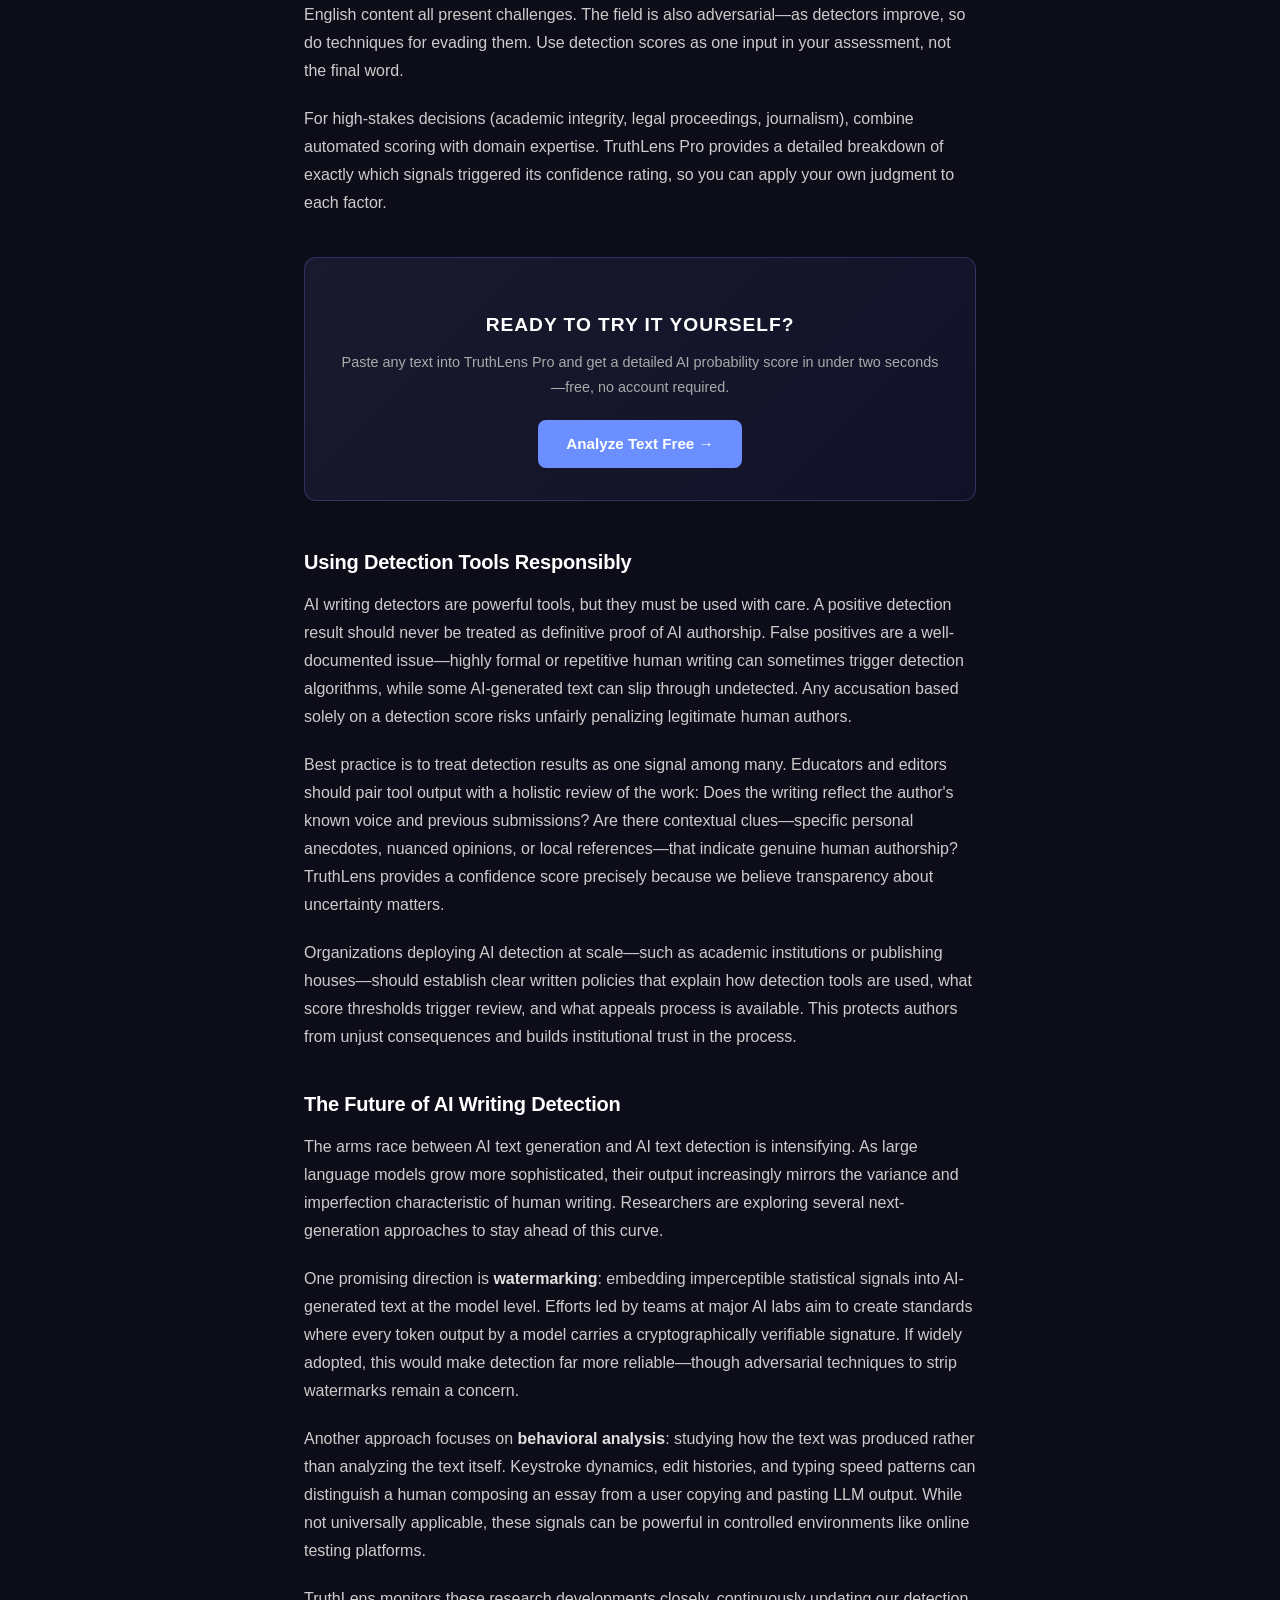
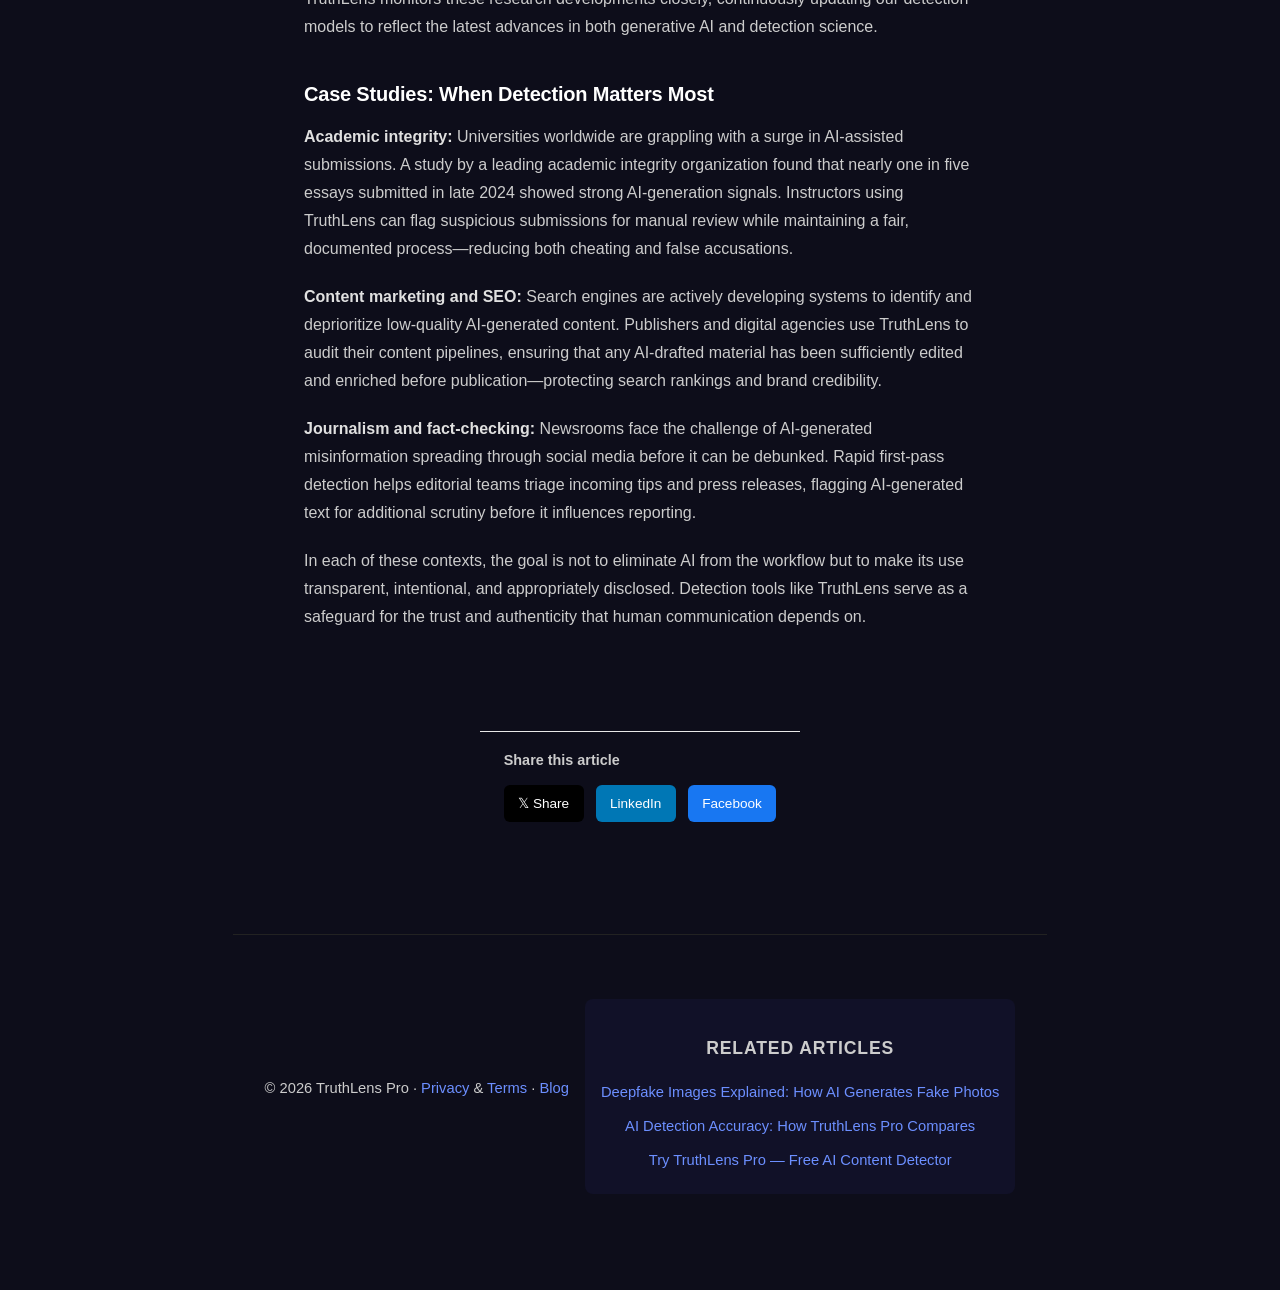
<file: blog/how-to-detect-ai-writing/index.html>
<!DOCTYPE html>
<html lang="en" dir="ltr">
<head>
<meta charset="UTF-8">
  <link rel="icon" type="image/svg+xml" href="data:image/svg+xml,<svg xmlns='http://www.w3.org/2000/svg' viewBox='0 0 100 100'><text y='.9em' font-size='90'>🔍</text></svg>">
  <link rel="apple-touch-icon" href="/apple-touch-icon.png">
<meta name="viewport" content="width=device-width,initial-scale=1.0">
<title>How to Detect AI-Generated Writing in 2026 — TruthLens Pro</title>
<link rel="canonical" href="https://truthlensdetect.com/blog/how-to-detect-ai-writing/">
<meta name="description" content="AI writing tools leave telltale patterns. Learn the markers and cues that reveal machine-generated text, and how TruthLens Pro catches them automatically.">
<meta property="og:title" content="How to Detect AI-Generated Writing in 2026 — TruthLens Pro Blog">
<meta property="og:description" content="AI writing tools leave telltale patterns. Learn the linguistic markers, sentence rhythms, and structural cues that reveal machine-generated text.">
<meta property="og:url" content="https://truthlensdetect.com/blog/how-to-detect-ai-writing/">
<meta property="og:type" content="article">
<meta property="og:image" content="https://truthlensdetect.com/og-preview.png">
<meta property="og:image:width" content="1200">
<meta property="og:image:height" content="630">
<meta name="twitter:card" content="summary_large_image">
<meta name="twitter:title" content="How to Detect AI-Generated Writing in 2026 — TruthLens Pro Blog">
<meta name="twitter:description" content="AI writing tools leave telltale patterns. Learn how to spot them.">
<meta name="twitter:image" content="https://truthlensdetect.com/og-preview.png">
<meta name="twitter:site" content="@truthlenspro">
<meta name="robots" content="index, follow">
<link rel="alternate" type="application/rss+xml" title="TruthLens Pro Blog" href="/feed.xml">
<link rel="manifest" href="/manifest.json">
<script type="application/ld+json">{"@context":"https://schema.org","@type":"BlogPosting","wordCount":1187,"mainEntityOfPage":{"@type":"WebPage","@id":"https://truthlensdetect.com/blog/how-to-detect-ai-writing/"},"author":{"@type":"Person","name":"TruthLens Editorial Team","url":"https://truthlensdetect.com/blog/"},"headline":"How to Detect AI-Generated Writing in 2026","datePublished":"2026-03-15","dateModified":"2026-04-03","publisher":{"@type":"Organization","name":"TruthLens Pro","url":"https://truthlensdetect.com/"},"url":"https://truthlensdetect.com/blog/how-to-detect-ai-writing/","image":"https://truthlensdetect.com/blog/how-to-detect-ai-writing/hero.svg","description":"AI writing tools leave telltale patterns. Learn the linguistic markers, sentence rhythms, and structural cues that reveal machine-generated text."}</script>
<script type="application/ld+json">{"@context":"https://schema.org","@type":"BreadcrumbList","itemListElement":[{"@type":"ListItem","position":1,"name":"Home","item":"https://truthlensdetect.com/"},{"@type":"ListItem","position":2,"name":"Blog","item":"https://truthlensdetect.com/blog/"},{"@type":"ListItem","position":3,"name":"How to Detect AI-Generated Writing","item":"https://truthlensdetect.com/blog/how-to-detect-ai-writing/"}]}</script>


  <meta name="author" content="TruthLens Team">
  <meta property="article:published_time" content="2026-03-15T00:00:00Z">
  <meta property="article:modified_time" content="2026-04-03T00:00:00Z">
  <meta property="article:author" content="TruthLens Team">
  <meta name="theme-color" content="#0f172a">
  <meta property="og:site_name" content="TruthLens Pro">
  <link rel="stylesheet" href="/assets/main.css">
</head>
<body>
<a href="#main-content" class="skip-link ist-10nqx6p" onfocus="this.style.top='0'" onblur="this.style.top='-100px'">Skip to content</a>
<nav class="topbar" aria-label="Main navigation">
  <a href="/" class="logo">TruthLens<span>Pro</span></a>
  <div class="nav-links">
    <a href="/#features">Features</a>
    <a href="/#pricing">Pricing</a>
    <a href="/blog/" aria-current="page">Blog</a>
    <a href="/api/">API</a>
  </div>
  <a href="/#detect" class="cta-btn">Try Free</a>
</nav>
<main id="main-content">
  <div class="article-wrap">
    <a href="/blog/" class="back-link">← Back to Blog</a>
    <header class="article-header">
      <h1>How to Detect AI-Generated Writing in 2026</h1>
      <div class="article-meta">
        <span>By TruthLens Team</span>
        <span aria-hidden="true">·</span>
        <time datetime="2026-03-15">March 15, 2026</time>
        <span aria-hidden="true">·</span>
        <span>6 min read</span>
      </div>
    </header>
<nav aria-label="Breadcrumb" class="ist-2n8pf1">
  <ol class="ist-1d6pwsw">
    <li><a href="/" class="ist-syni0s">Home</a></li>
    <li class="ist-i5495i">›</li>
    <li><a href="/blog/" class="ist-syni0s">Blog</a></li>
    <li class="ist-i5495i">›</li>
    <li class="ist-qrgit7" aria-current="page">How to Detect AI-Generated Writing</li>
  </ol>
</nav>
<nav class="article-toc" aria-label="Table of contents" class="ist-1ebh3fp">
  <p class="ist-1hewwf4">In this article</p>
  <ol class="ist-1npimb1">
    <li><a href="#perplexity-and-burstiness" class="ist-yh0wf0">1. Perplexity and Burstiness</a></li>
    <li><a href="#linguistic-homogeneity" class="ist-yh0wf0">2. Linguistic Homogeneity</a></li>
    <li><a href="#structural-tells" class="ist-yh0wf0">3. Structural Tells</a></li>
    <li><a href="#factual-vagueness-hallucinations" class="ist-yh0wf0">4. Factual Vagueness and Hallucinations</a></li>
    <li><a href="#automated-detection-gets-right" class="ist-yh0wf0">5. What Automated Detection Gets Right</a></li>
    <li><a href="#limitations-to-keep-in-mind" class="ist-yh0wf0">6. Limitations to Keep in Mind</a></li>
    <li><a href="#using-detection-tools-responsibly" class="ist-yh0wf0">Using Detection Tools Responsibly</a></li>
    <li><a href="#future-of-ai-writing-detection" class="ist-yh0wf0">The Future of AI Writing Detection</a></li>
    <li><a href="#case-studies-detection-matters" class="ist-yh0wf0">Case Studies: When Detection Matters Most</a></li>
  </ol>
</nav>

    <article class="article-body" itemscope itemtype="https://schema.org/BlogPosting">
      <meta itemprop="datePublished" content="2026-03-15">
      <meta itemprop="author" content="TruthLens Team">

      <figure class="hero-image" style="margin:0 0 2rem;border-radius:12px;overflow:hidden;">
        <img src="hero.svg" alt="How to detect AI-generated writing — analysis visualization" width="1200" height="630" loading="eager" fetchpriority="high" decoding="async" style="width:100%;height:auto;display:block;">
      </figure>

      <p>AI writing tools have advanced dramatically. Models like GPT-4, Claude, and Gemini can produce text that, on first read, is indistinguishable from human writing. Yet they still leave behind patterns—statistical fingerprints baked into how language models predict the next token. Knowing what to look for is the first step toward reliable detection.</p>

      <h2 id="perplexity-and-burstiness">1. Perplexity and Burstiness</h2>
      <p>Human writing is <strong>bursty</strong>: we alternate between complex, sprawling sentences and short punchy ones. Our vocabulary fluctuates—sometimes we reach for an unusual word, other times we repeat ourselves. AI text tends to maintain a much more uniform register.</p>
      <p><strong>Perplexity</strong> measures how surprising a piece of text is to a language model. Because AI models generate text that is statistically likely, their output tends to score low on perplexity—it is predictable almost by definition. Human writing scores higher because people choose unexpected words, take structural risks, and break conventions.</p>
      <div class="callout"><p>TruthLens Pro calculates perplexity and burstiness scores simultaneously, flagging text that falls below human-typical variance thresholds.</p></div>

      <h2 id="linguistic-homogeneity">2. Linguistic Homogeneity</h2>
      <p>One of the clearest tells is tonal consistency. Read a full essay from a language model and you will notice it rarely contradicts itself, almost never uses informal register shifts, and tends to conclude with a summary that mirrors the introduction almost exactly. Human writers meander, change their minds mid-paragraph, and leave threads unresolved.</p>
      <p>Specific linguistic markers to watch for:</p>
      <ul>
        <li>Overuse of transitional phrases like "Furthermore," "In addition," and "It is worth noting that"</li>
        <li>Sentences that begin with "This" or "These" to refer back to the previous clause</li>
        <li>Numbered lists appearing where a human writer would use prose</li>
        <li>Hedging language that is present but never specific ("some researchers believe," "it has been suggested")</li>
        <li>Absent contractions—AI models often write "do not" where a human would write "don't"</li>
      </ul>

      <h2 id="structural-tells">3. Structural Tells</h2>
      <p>AI-generated articles often follow an almost mechanical five-part structure: introduction with thesis, three to five body sections each with a subheading, and a conclusion that restates the introduction. This is not inherently wrong, but combined with the tonal markers above, it is a reliable signal.</p>
      <p>Look also at <strong>paragraph length</strong>. Model output tends toward medium-length paragraphs with high uniformity. Human writers have paragraphs that range from a single sentence to a full page.</p>

      <h2 id="factual-vagueness-hallucinations">4. Factual Vagueness and Hallucinations</h2>
      <p>AI models sometimes generate confident-sounding but incorrect facts, invented citations, or statistics that cannot be verified. Paradoxically, they also tend toward vagueness when specificity would reveal their limitations. A human expert writing about data science will cite a specific paper; a language model will say "recent studies have shown."</p>
      <div class="callout"><p>Pro tip: paste suspicious text into a search engine with quotes around its most specific claim. If nothing comes up, the "fact" may have been hallucinated.</p></div>

      <h2 id="automated-detection-gets-right">5. What Automated Detection Gets Right</h2>
      <p>Manual inspection is useful but slow and inconsistent. Automated tools like TruthLens Pro analyze text across multiple dimensions simultaneously—perplexity, burstiness, n-gram frequency, sentence-length distribution, and semantic coherence—producing a composite confidence score that is far more reliable than any single heuristic.</p>

      <div class="stat-grid">
        <div class="stat-card"><span class="num">97.4%</span><span class="lbl">Text detection accuracy</span></div>
        <div class="stat-card"><span class="num">&lt;2s</span><span class="lbl">Average analysis time</span></div>
        <div class="stat-card"><span class="num">10K+</span><span class="lbl">Benchmark sample size</span></div>
      </div>

      <h2 id="limitations-to-keep-in-mind">6. Limitations to Keep in Mind</h2>
      <p>No detector is perfect. Heavily edited AI text, AI text mixed with human revisions, and non-English content all present challenges. The field is also adversarial—as detectors improve, so do techniques for evading them. Use detection scores as one input in your assessment, not the final word.</p>

      <p>For high-stakes decisions (academic integrity, legal proceedings, journalism), combine automated scoring with domain expertise. TruthLens Pro provides a detailed breakdown of exactly which signals triggered its confidence rating, so you can apply your own judgment to each factor.</p>

      <div class="cta-box">
        <h3>Ready to try it yourself?</h3>
        <p>Paste any text into TruthLens Pro and get a detailed AI probability score in under two seconds—free, no account required.</p>
        <a href="/#detect">Analyze Text Free →</a>
      </div>

<section>
<h2 id="using-detection-tools-responsibly">Using Detection Tools Responsibly</h2>
<p>AI writing detectors are powerful tools, but they must be used with care. A positive detection result should never be treated as definitive proof of AI authorship. False positives are a well-documented issue—highly formal or repetitive human writing can sometimes trigger detection algorithms, while some AI-generated text can slip through undetected. Any accusation based solely on a detection score risks unfairly penalizing legitimate human authors.</p>
<p>Best practice is to treat detection results as one signal among many. Educators and editors should pair tool output with a holistic review of the work: Does the writing reflect the author's known voice and previous submissions? Are there contextual clues—specific personal anecdotes, nuanced opinions, or local references—that indicate genuine human authorship? TruthLens provides a confidence score precisely because we believe transparency about uncertainty matters.</p>
<p>Organizations deploying AI detection at scale—such as academic institutions or publishing houses—should establish clear written policies that explain how detection tools are used, what score thresholds trigger review, and what appeals process is available. This protects authors from unjust consequences and builds institutional trust in the process.</p>
</section>

<section>
<h2 id="future-of-ai-writing-detection">The Future of AI Writing Detection</h2>
<p>The arms race between AI text generation and AI text detection is intensifying. As large language models grow more sophisticated, their output increasingly mirrors the variance and imperfection characteristic of human writing. Researchers are exploring several next-generation approaches to stay ahead of this curve.</p>
<p>One promising direction is <strong>watermarking</strong>: embedding imperceptible statistical signals into AI-generated text at the model level. Efforts led by teams at major AI labs aim to create standards where every token output by a model carries a cryptographically verifiable signature. If widely adopted, this would make detection far more reliable—though adversarial techniques to strip watermarks remain a concern.</p>
<p>Another approach focuses on <strong>behavioral analysis</strong>: studying how the text was produced rather than analyzing the text itself. Keystroke dynamics, edit histories, and typing speed patterns can distinguish a human composing an essay from a user copying and pasting LLM output. While not universally applicable, these signals can be powerful in controlled environments like online testing platforms.</p>
<p>TruthLens monitors these research developments closely, continuously updating our detection models to reflect the latest advances in both generative AI and detection science.</p>
</section>

<section>
<h2 id="case-studies-detection-matters">Case Studies: When Detection Matters Most</h2>
<p><strong>Academic integrity:</strong> Universities worldwide are grappling with a surge in AI-assisted submissions. A study by a leading academic integrity organization found that nearly one in five essays submitted in late 2024 showed strong AI-generation signals. Instructors using TruthLens can flag suspicious submissions for manual review while maintaining a fair, documented process—reducing both cheating and false accusations.</p>
<p><strong>Content marketing and SEO:</strong> Search engines are actively developing systems to identify and deprioritize low-quality AI-generated content. Publishers and digital agencies use TruthLens to audit their content pipelines, ensuring that any AI-drafted material has been sufficiently edited and enriched before publication—protecting search rankings and brand credibility.</p>
<p><strong>Journalism and fact-checking:</strong> Newsrooms face the challenge of AI-generated misinformation spreading through social media before it can be debunked. Rapid first-pass detection helps editorial teams triage incoming tips and press releases, flagging AI-generated text for additional scrutiny before it influences reporting.</p>
<p>In each of these contexts, the goal is not to eliminate AI from the workflow but to make its use transparent, intentional, and appropriately disclosed. Detection tools like TruthLens serve as a safeguard for the trust and authenticity that human communication depends on.</p>
</section>
    </article>
  </div>
</main>

<div class="share-section ist-1b9kbco">
  <p class="ist-h6ujdz">Share this article</p>
  <div class="ist-ak1cmx">
    <a href="https://twitter.com/intent/tweet?url=https%3A%2F%2Ftruthlensdetect.com%2Fblog%2Fhow-to-detect-ai-writing%2F&text=How+to+Detect+AI+Writing" target="_blank" rel="noopener noreferrer" class="ist-1elfe6o">&#120143; Share</a>
    <a href="https://www.linkedin.com/sharing/share-offsite/?url=https%3A%2F%2Ftruthlensdetect.com%2Fblog%2Fhow-to-detect-ai-writing%2F" target="_blank" rel="noopener noreferrer" class="ist-1lhfunr">LinkedIn</a>
    <a href="https://www.facebook.com/sharer/sharer.php?u=https%3A%2F%2Ftruthlensdetect.com%2Fblog%2Fhow-to-detect-ai-writing%2F" target="_blank" rel="noopener noreferrer" class="ist-1marfjb">Facebook</a>
  </div>
</div>
<footer class="site-footer">
  <p>&copy; 2026 TruthLens Pro &middot; <a href="/privacy/">Privacy</a> &amp; <a href="/terms/">Terms</a> &middot; <a href="/blog/">Blog</a></p>


<section class="ist-n89ntp">
  <h3 class="ist-1703st0">Related Articles</h3>
  <ul class="ist-1wnkl99">
    <li class="ist-1be1ynf"><a href="/blog/deepfake-images-explained/">Deepfake Images Explained: How AI Generates Fake Photos</a></li>
    <li class="ist-1be1ynf"><a href="/blog/ai-detection-accuracy/">AI Detection Accuracy: How TruthLens Pro Compares</a></li>
    <li><a href="/">Try TruthLens Pro — Free AI Content Detector</a></li>
  </ul>
</section>
</footer>
<div id="cookie-banner">
  <p>We use cookies for analytics. <a href="/legal/">Privacy Policy</a></p>
  <div class="ist-q3u7q1">
    <button type="button" onclick="tlConsent('decline')" class="ist-nch1le">Decline</button>
    <button type="button" onclick="tlConsent('accept')" class="ist-1xqlwzz">Accept</button>
  </div>
</div>
<script>
(function(){var c=localStorage.getItem('tl-cookie');if(!c){document.getElementById('cookie-banner').style.display='flex';}})();
function tlConsent(c){localStorage.setItem('tl-cookie',c);document.getElementById('cookie-banner').style.display='none';}
</script>
</body>
</html>
</file>
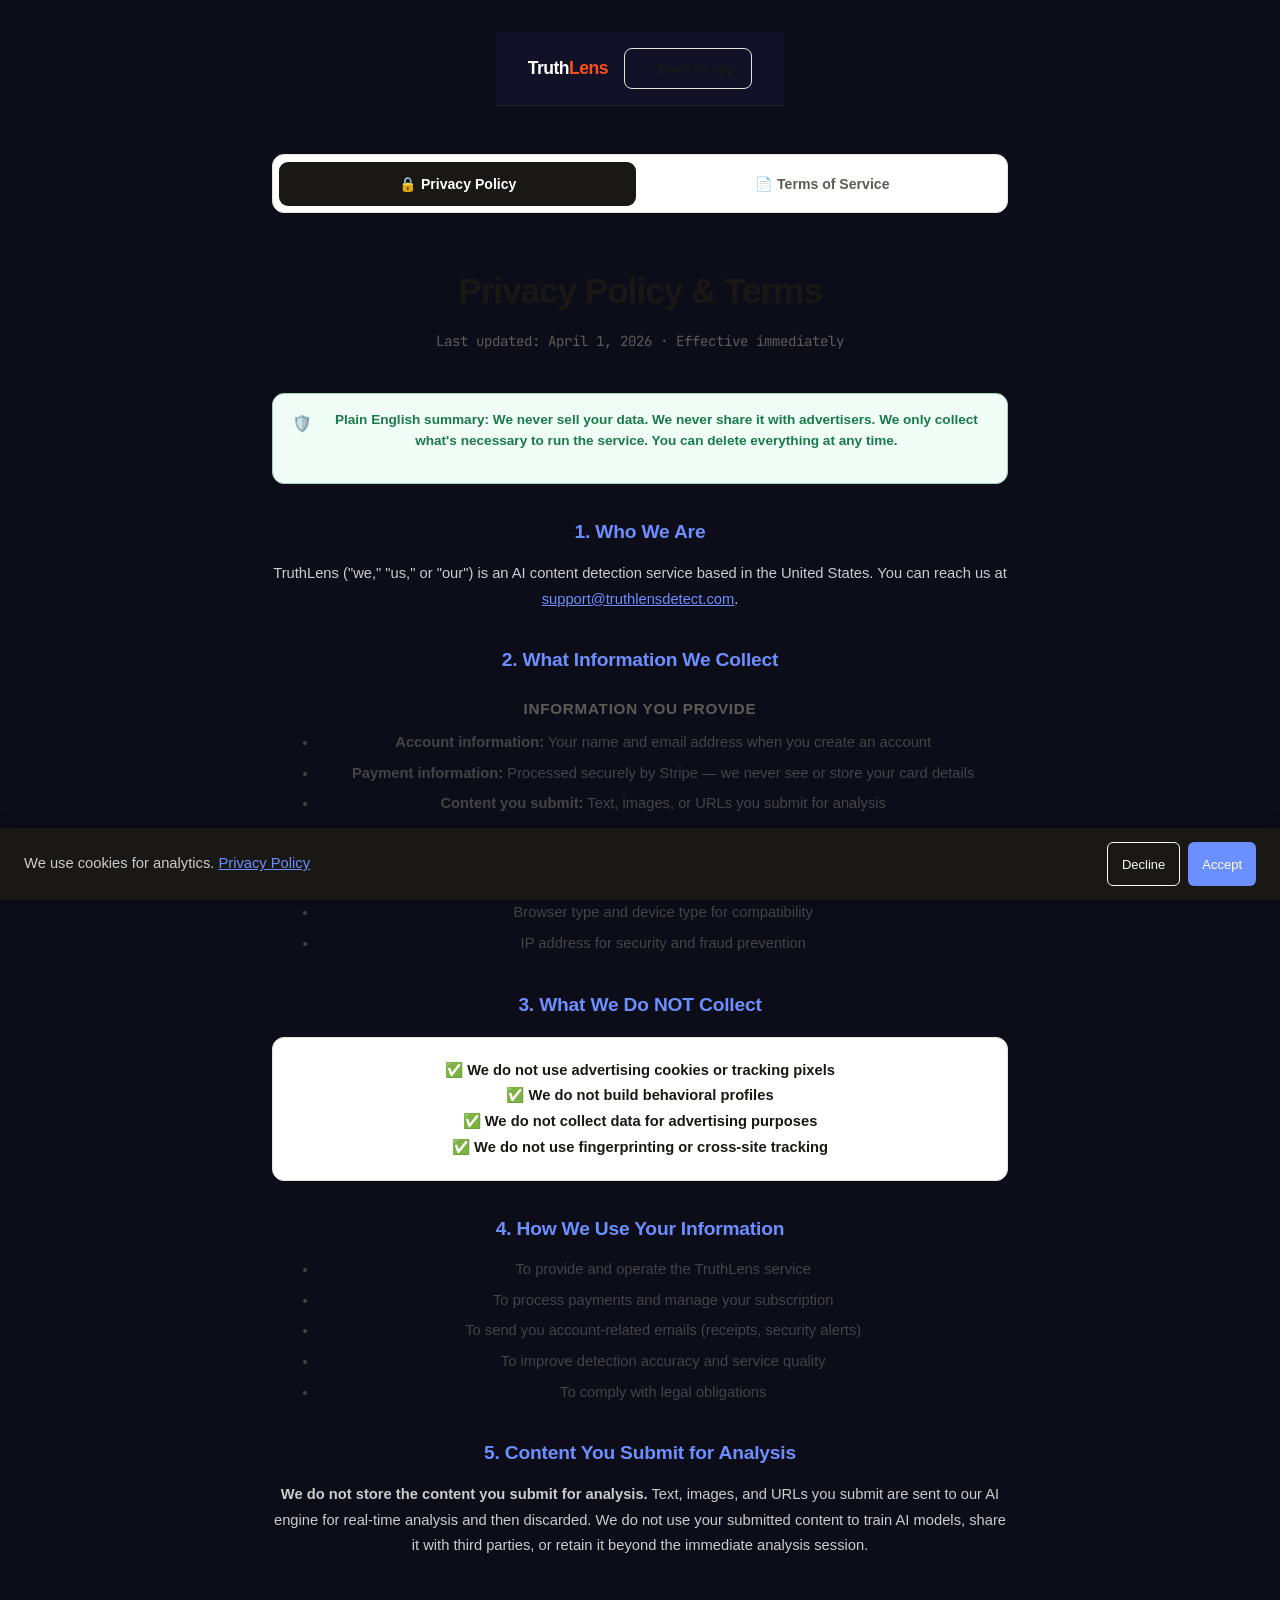
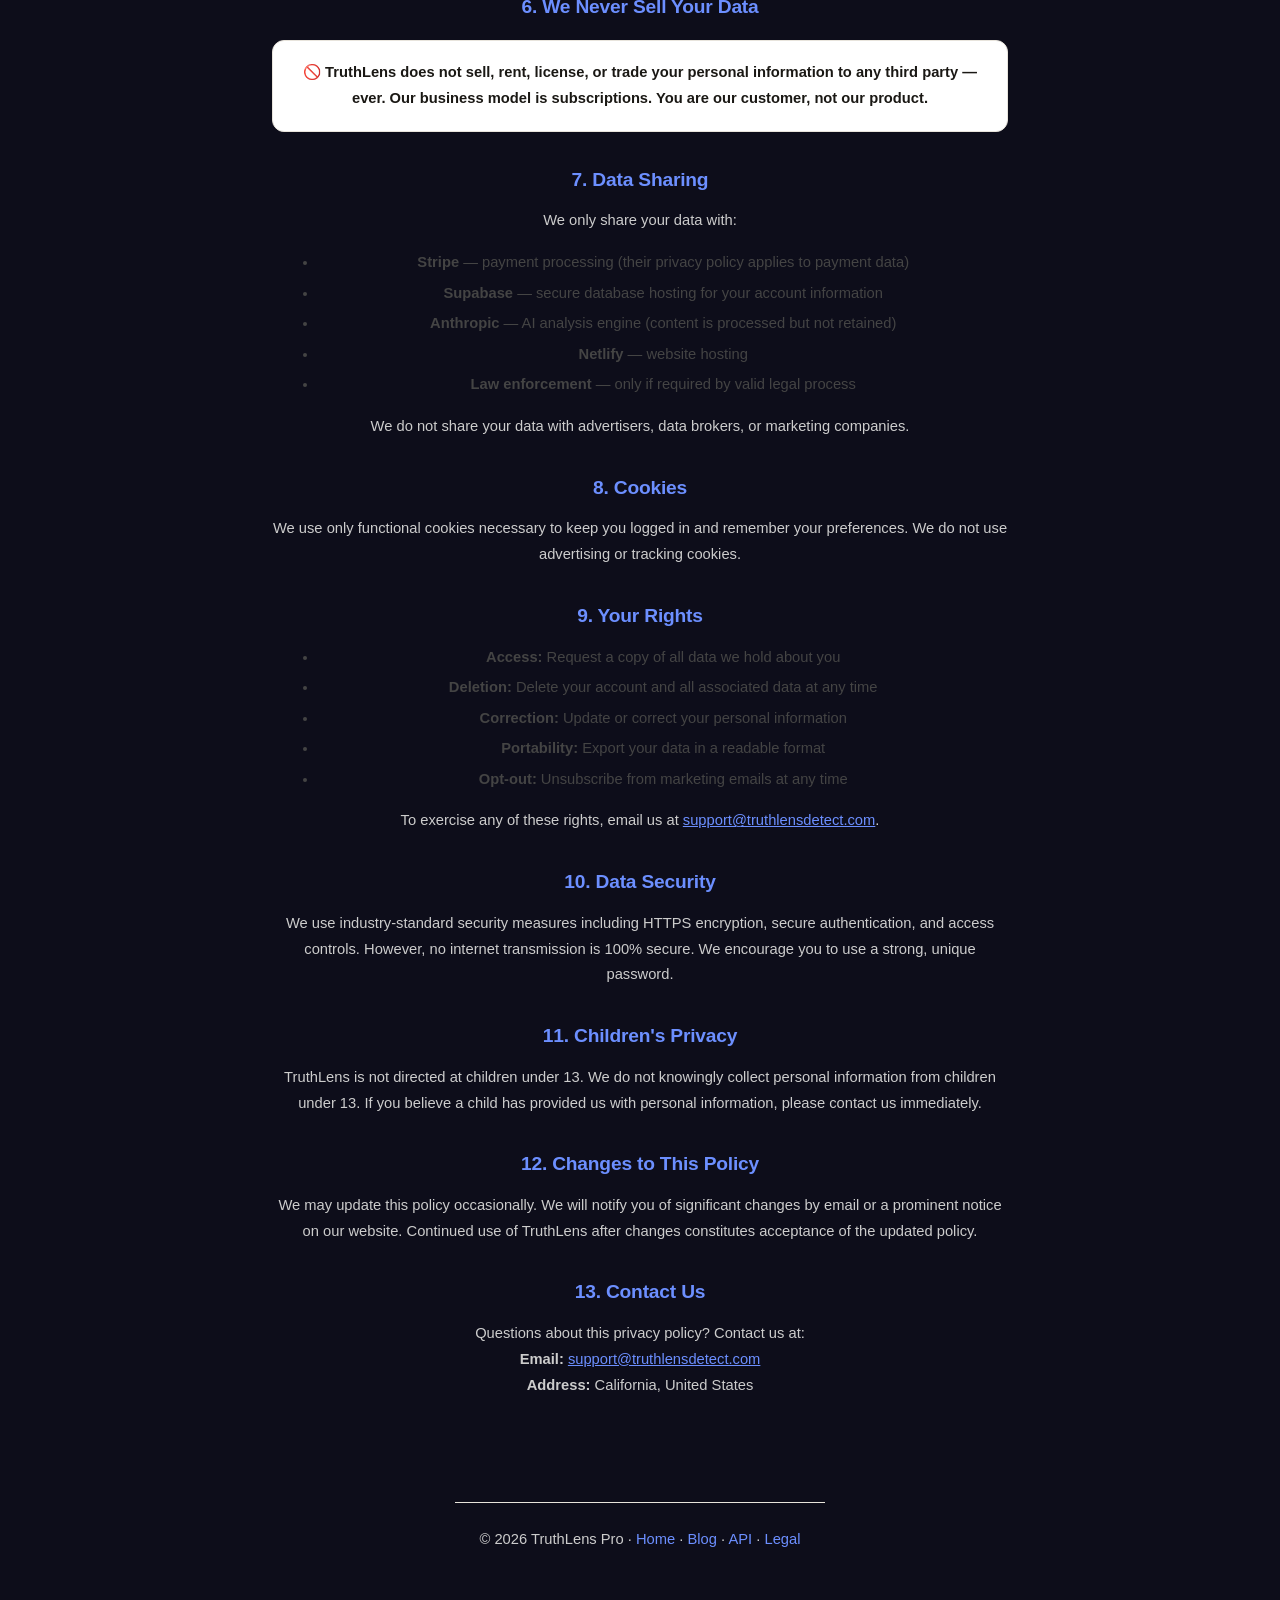
<file: legal.html>
<!DOCTYPE html> <html lang="en" dir="ltr"> <head> <meta charset="UTF-8">
    <link rel="icon" type="image/svg+xml" href="data:image/svg+xml,<svg xmlns='http://www.w3.org/2000/svg' viewBox='0 0 100 100'><text y='.9em' font-size='90'>🔍</text></svg>">
    <link rel="apple-touch-icon" href="/apple-touch-icon.png"> <meta name="viewport" content="width=device-width, initial-scale=1.0"> <title>Privacy Policy &amp; Terms — TruthLens Pro</title> <meta name="description" content="TruthLens privacy policy and terms of service. We never sell your data — subscriptions only."> <link rel="canonical" href="https://truthlensdetect.com/legal.html"> <meta property="og:title" content="Privacy Policy &amp; Terms — TruthLens Pro"> <meta property="og:description" content="TruthLens never sells your data. Subscriptions only. Read our full privacy policy and terms of service."> <meta property="og:url" content="https://truthlensdetect.com/legal/"> <meta property="og:type" content="website"> <meta property="og:image" content="https://truthlensdetect.com/og-preview.png"> <meta property="og:image:width" content="1200"> <meta property="og:image:height" content="630"> <meta property="og:image:alt" content="Privacy Policy &amp; Terms — TruthLens Pro"> <meta name="twitter:card" content="summary_large_image"> <meta name="twitter:site" content="@truthlenspro"> <meta name="robots" content="noindex,follow"> <link rel="manifest" href="/manifest.json"> <meta name="twitter:title" content="Privacy &amp; Terms — TruthLens Pro"> <meta name="twitter:description" content="TruthLens never sells your data. Read our privacy policy and terms of service."> <meta name="twitter:image" content="https://truthlensdetect.com/og-preview.png"> <link href="https://fonts.googleapis.com/css2?family=Cabinet+Grotesk:wght@400;500;700;800;900&amp;family=JetBrains+Mono:wght@400;500&amp;display=swap" rel="stylesheet">  <script type="application/ld+json">{"@context":"https://schema.org","@type":"WebPage","name":"Privacy Policy & Terms","url":"https://truthlensdetect.com/legal/","description":"TruthLens Pro privacy policy and terms of service. Learn how we handle your data.","dateModified":"2026-04-01","isPartOf":{"@type":"WebSite","name":"TruthLens Pro","url":"https://truthlensdetect.com"}}</script>   <link rel="stylesheet" href="/assets/main.css">
</head> <body> <a href="#main-content" class="skip-link ist-10nqx6p" onfocus="this.style.top='0'" onblur="this.style.top='-100px'">Skip to content</a> <nav class="topbar" aria-label="Main navigation"> <a href="/" class="topbar-logo">Truth<em>Lens</em></a> <a href="/" class="back-btn">← Back to app</a> </nav> <main id="main-content"> <div class="container"> <div class="tabs"> <button type="button" class="tab-btn active" onclick="showDoc('privacy')">🔒 Privacy Policy</button> <button type="button" class="tab-btn" onclick="showDoc('terms')">📄 Terms of Service</button> </div> <!-- PRIVACY POLICY --> <div class="doc active" id="privacy"> <div class="doc-header"> <h1>Privacy Policy &amp; Terms</h1> <p>Last updated: April 1, 2026 · Effective immediately</p> </div> <div class="privacy-bar"> <span>🛡️</span> <p>Plain English summary: We never sell your data. We never share it with advertisers. We only collect what's necessary to run the service. You can delete everything at any time.</p> </div> <h2>1. Who We Are</h2> <p>TruthLens ("we," "us," or "our") is an AI content detection service based in the United States. You can reach us at <a href="mailto:support@truthlensdetect.com">support@truthlensdetect.com</a>.</p> <h2>2. What Information We Collect</h2> <h3>Information you provide</h3> <ul> <li><strong>Account information:</strong> Your name and email address when you create an account</li> <li><strong>Payment information:</strong> Processed securely by Stripe — we never see or store your card details</li> <li><strong>Content you submit:</strong> Text, images, or URLs you submit for analysis</li> </ul> <h3>Information collected automatically</h3> <ul> <li>Basic usage data (pages visited, scan count) to improve the service</li> <li>Browser type and device type for compatibility</li> <li>IP address for security and fraud prevention</li> </ul> <h2>3. What We Do NOT Collect</h2> <div class="highlight-box"> <p>✅ We do not use advertising cookies or tracking pixels<br> ✅ We do not build behavioral profiles<br> ✅ We do not collect data for advertising purposes<br> ✅ We do not use fingerprinting or cross-site tracking</p> </div> <h2>4. How We Use Your Information</h2> <ul> <li>To provide and operate the TruthLens service</li> <li>To process payments and manage your subscription</li> <li>To send you account-related emails (receipts, security alerts)</li> <li>To improve detection accuracy and service quality</li> <li>To comply with legal obligations</li> </ul> <h2>5. Content You Submit for Analysis</h2> <p><strong>We do not store the content you submit for analysis.</strong> Text, images, and URLs you submit are sent to our AI engine for real-time analysis and then discarded. We do not use your submitted content to train AI models, share it with third parties, or retain it beyond the immediate analysis session.</p> <h2>6. We Never Sell Your Data</h2> <div class="highlight-box"> <p>🚫 TruthLens does not sell, rent, license, or trade your personal information to any third party — ever. Our business model is subscriptions. You are our customer, not our product.</p> </div> <h2>7. Data Sharing</h2> <p>We only share your data with:</p> <ul> <li><strong>Stripe</strong> — payment processing (their privacy policy applies to payment data)</li> <li><strong>Supabase</strong> — secure database hosting for your account information</li> <li><strong>Anthropic</strong> — AI analysis engine (content is processed but not retained)</li> <li><strong>Netlify</strong> — website hosting</li> <li><strong>Law enforcement</strong> — only if required by valid legal process</li> </ul> <p>We do not share your data with advertisers, data brokers, or marketing companies.</p> <h2>8. Cookies</h2> <p>We use only functional cookies necessary to keep you logged in and remember your preferences. We do not use advertising or tracking cookies.</p> <h2>9. Your Rights</h2> <ul> <li><strong>Access:</strong> Request a copy of all data we hold about you</li> <li><strong>Deletion:</strong> Delete your account and all associated data at any time</li> <li><strong>Correction:</strong> Update or correct your personal information</li> <li><strong>Portability:</strong> Export your data in a readable format</li> <li><strong>Opt-out:</strong> Unsubscribe from marketing emails at any time</li> </ul> <p>To exercise any of these rights, email us at <a href="mailto:support@truthlensdetect.com">support@truthlensdetect.com</a>.</p> <h2>10. Data Security</h2> <p>We use industry-standard security measures including HTTPS encryption, secure authentication, and access controls. However, no internet transmission is 100% secure. We encourage you to use a strong, unique password.</p> <h2>11. Children's Privacy</h2> <p>TruthLens is not directed at children under 13. We do not knowingly collect personal information from children under 13. If you believe a child has provided us with personal information, please contact us immediately.</p> <h2>12. Changes to This Policy</h2> <p>We may update this policy occasionally. We will notify you of significant changes by email or a prominent notice on our website. Continued use of TruthLens after changes constitutes acceptance of the updated policy.</p> <h2>13. Contact Us</h2> <p>Questions about this privacy policy? Contact us at:<br> <strong>Email:</strong> <a href="mailto:support@truthlensdetect.com">support@truthlensdetect.com</a><br> <strong>Address:</strong> California, United States</p> </div> <!-- TERMS OF SERVICE --> <div class="doc" id="terms"> <div class="doc-header"> <h2>Terms of Service</h2> <p>Last updated: April 1, 2026 · Effective immediately</p> </div> <h2>1. Acceptance of Terms</h2> <p>By accessing or using TruthLens ("the Service"), you agree to be bound by these Terms of Service. If you do not agree, please do not use the Service.</p> <h2>2. Description of Service</h2> <p>TruthLens is an AI-powered content detection platform that analyzes text, images, and video to estimate the probability that content was generated by artificial intelligence. Results are probabilistic estimates and not definitive proof of AI generation.</p> <div class="highlight-box"> <p>⚠️ Important: TruthLens results are analytical estimates only — not legal evidence, not definitive conclusions. Always apply human judgment alongside our results.</p> </div> <h2>3. Account Registration</h2> <ul> <li>You must provide accurate and complete information when creating an account</li> <li>You are responsible for maintaining the security of your account and password</li> <li>You must be at least 13 years old to use this service</li> <li>One person may not maintain more than one free account</li> </ul> <h2>4. Subscription Plans and Billing</h2> <ul> <li>Free accounts are limited to 50 scans per day</li> <li>Pro accounts ($12/month) include up to 500 scans per day and additional features</li> <li>Enterprise accounts ($49/month) include API access and team features</li> <li>Subscriptions renew automatically unless cancelled</li> <li>You may cancel at any time — cancellation takes effect at the end of the billing period</li> <li>We do not offer refunds for partial months</li> </ul> <h2>5. Acceptable Use</h2> <p>You agree NOT to use TruthLens to:</p> <ul> <li>Violate any applicable laws or regulations</li> <li>Submit content that infringes on third-party intellectual property rights</li> <li>Attempt to reverse-engineer or circumvent our detection systems</li> <li>Use automated tools to abuse the free tier limits</li> <li>Submit illegal content including CSAM or content promoting violence</li> <li>Resell or redistribute our service without written permission</li> </ul> <h2>6. Accuracy Disclaimer</h2> <p>TruthLens provides probabilistic AI detection results. We do not guarantee 100% accuracy. Results should not be used as sole evidence in legal proceedings, academic disciplinary actions, or employment decisions without additional verification.</p> <h2>7. Intellectual Property</h2> <p>TruthLens and its original content, features, and functionality are owned by TruthLens and are protected by copyright and other intellectual property laws. You retain ownership of any content you submit for analysis.</p> <h2>8. Limitation of Liability</h2> <p>To the maximum extent permitted by law, TruthLens shall not be liable for any indirect, incidental, special, consequential, or punitive damages resulting from your use of or inability to use the service, even if we have been advised of the possibility of such damages.</p> <h2>9. Termination</h2> <p>We reserve the right to suspend or terminate your account if you violate these Terms. You may delete your account at any time. Upon termination, your right to use the Service will immediately cease.</p> <h2>10. Governing Law</h2> <p>These Terms are governed by the laws of the State of California, United States, without regard to conflict of law principles.</p> <h2>11. Changes to Terms</h2> <p>We may update these Terms occasionally. We will notify you of significant changes. Continued use of the Service after changes constitutes acceptance of the updated Terms.</p> <h2>12. Contact</h2> <p>Questions about these Terms? Contact us at:<br> <strong>Email:</strong> <a href="mailto:support@truthlensdetect.com">support@truthlensdetect.com</a><br> <strong>Address:</strong> California, United States</p> </div> </div> <script> function showDoc(id) { document.querySelectorAll('.doc').forEach(d => d.classList.remove('active')); document.querySelectorAll('.tab-btn').forEach(b => b.classList.remove('active')); document.getElementById(id).classList.add('active'); event.target.classList.add('active'); } </script> </main> <footer class="site-footer ist-xh20sv"> <p>&copy; 2026 TruthLens Pro &middot; <a href="/">Home</a> &middot; <a href="/blog/">Blog</a> &middot; <a href="/api/">API</a> &middot; <a href="/legal/">Legal</a></p> </footer> <div id="cookie-banner" class="ist-1ggvcww"> <p class="ist-1097461">We use cookies for analytics. <a href="/legal/" class="ist-b1huj7">Privacy Policy</a></p> <div class="ist-q3u7q1"> <button type="button" onclick="tlConsent('decline')" class="ist-lil44a">Decline</button> <button type="button" onclick="tlConsent('accept')" class="ist-z3bohb">Accept</button> </div> </div> <script>(function(){var c=localStorage.getItem('tl-c');if(!c){document.getElementById('cookie-banner').style.display='flex';}})();function tlConsent(c){localStorage.setItem('tl-c',c);document.getElementById('cookie-banner').style.display='none';}</script></body> </html>
</file>
<file: assets/main.css>
/* TruthLens Pro consolidated styles */


/* ===== index.html ===== */
:root {
  --bg: #f7f5f0;
  --surface: #ffffff;
  --border: #e8e4dc;
  --ink: #1a1814;
  --muted: #5e5b56;
  --accent: #ff4d1c;
  --accent2: #1a1814;
  --green: #1a7a4a;
  --yellow: #e8a020;
  --card: #fdfcf9;
  --shadow: 0 2px 16px rgba(26,24,20,0.08);
  --shadow-lg: 0 8px 40px rgba(26,24,20,0.14);
}

* { box-sizing: border-box; margin: 0; padding: 0; }

body.pg-main {
  background: var(--bg)
  color: var(--ink);
  font-family: 'Cabinet Grotesk', sans-serif;
  min-height: 100vh;
  overflow-x: hidden;
}

/* âââ MODALS âââ */
.overlay {
  position: fixed; inset: 0;
  background: rgba(26,24,20,0.55);
  backdrop-filter: blur(4px);
  z-index: 1000;
  display: flex; align-items: center; justify-content: center;
  opacity: 0; pointer-events: none; transition: opacity 0.25s;
}
.overlay.open { opacity: 1; pointer-events: all; }

.modal {
  background: var(--surface);
  border-radius: 20px;
  padding: 2.5rem;
  width: 100%; max-width: 440px;
  box-shadow: var(--shadow-lg);
  transform: translateY(20px) scale(0.97);
  transition: transform 0.3s cubic-bezier(0.16,1,0.3,1);
  position: relative;
}
.overlay.open .modal { transform: translateY(0) scale(1); }

.modal-close {
  position: absolute; top: 1.2rem; right: 1.2rem;
  width: 44px; height: 44px; border-radius: 50%;
  background: var(--border); border: none; cursor: pointer;
  font-size: 1rem; display: flex; align-items: center; justify-content: center;
  transition: background 0.15s;
}
.modal-close:hover { background: #ddd; }

.modal h2 { font-size: 1.6rem; font-weight: 900; letter-spacing: -0.03em; margin-bottom: 0.3rem; }
.modal-sub { color: var(--muted); font-size: 0.85rem; margin-bottom: 1.8rem; }

.form-field { margin-bottom: 1rem; }
.form-field label { display: block; font-size: 0.78rem; font-weight: 700; letter-spacing: 0.06em; text-transform: uppercase; margin-bottom: 0.4rem; color: var(--muted); }
.form-field input {
  width: 100%; padding: 0.75rem 1rem;
  background: var(--bg); border: 1.5px solid var(--border);
  border-radius: 10px; font-family: 'Cabinet Grotesk', sans-serif;
  font-size: 0.95rem; color: var(--ink); outline: none;
  transition: border-color 0.2s;
}
.form-field input:focus { border-color: var(--accent); }

.btn-primary {
  width: 100%; padding: 0.9rem;
  background: var(--accent); border: none; border-radius: 10px;
  color: #fff; font-family: 'Cabinet Grotesk', sans-serif;
  font-size: 1rem; font-weight: 800; cursor: pointer;
  transition: filter 0.2s, transform 0.15s; letter-spacing: 0.01em;
  margin-top: 0.5rem;
}
.btn-primary:hover { filter: brightness(1.1); transform: translateY(-1px); }

.modal-switch { text-align: center; margin-top: 1.2rem; font-size: 0.85rem; color: var(--muted); }
.modal-switch a { color: var(--accent); text-decoration: none; font-weight: 700; cursor: pointer; }

.divider { display: flex; align-items: center; gap: 0.8rem; margin: 1.2rem 0; }
.divider span { flex: 1; height: 1px; background: var(--border); }
.divider p { font-size: 0.75rem; color: var(--muted); font-weight: 600; }

.social-btns { display: grid; grid-template-columns: 1fr 1fr; gap: 0.6rem; }
.social-btn {
  padding: 0.65rem; border: 1.5px solid var(--border); background: var(--surface);
  border-radius: 9px; font-family: 'Cabinet Grotesk', sans-serif;
  font-size: 0.82rem; font-weight: 700; cursor: pointer; display: flex;
  align-items: center; justify-content: center; gap: 0.4rem;
  transition: border-color 0.2s, background 0.2s;
}
.social-btn:hover { border-color: var(--ink); background: var(--bg); }

/* âââ PLANS MODAL âââ */
.plans-modal { max-width: 820px; max-height: 90vh; overflow-y: auto; padding: 1.5rem 2rem; }
.plans-grid { display: grid; grid-template-columns: repeat(3, 1fr); gap: 0.6rem; margin-top: 0.6rem; }
.plan-card {
  border: 1.5px solid var(--border); border-radius: 14px; padding: 1rem;
  position: relative; background: var(--card);
}
.plan-card.popular { border-color: var(--accent); background: #fff7f5; }
.popular-tag {
  position: absolute; top: -12px; left: 50%; transform: translateX(-50%);
  background: var(--accent); color: #1a1814; font-size: 0.65rem; font-weight: 800;
  letter-spacing: 0.1em; padding: 0.25rem 0.8rem; border-radius: 20px;
}
.plan-name { font-size: 0.75rem; font-weight: 800; letter-spacing: 0.1em; text-transform: uppercase; color: var(--muted); margin-bottom: 0.5rem; }
.plan-price { font-size: 1.65rem; font-weight: 900; letter-spacing: -0.04em; margin-bottom: 0.1rem; }
.plan-price span { font-size: 1rem; font-weight: 600; color: var(--muted); }
.plan-desc { font-size: 0.8rem; color: var(--muted); margin-bottom: 0.5rem; }
.plan-features { list-style: none; font-size: 0.82rem; }
.plan-features li { padding: 0.12rem 0; display: flex; gap: 0.5rem; align-items: flex-start; }
.plan-features li::before { content: '\2713'; color: var(--green); font-weight: 800; flex-shrink: 0; }
.plan-features li.no::before { content: '\2717'; color: #ccc; }
.plan-btn {
  width: 100%; margin-top: 0.6rem; padding: 0.7rem;
  border-radius: 9px; font-family: 'Cabinet Grotesk', sans-serif;
  font-size: 0.88rem; font-weight: 800; cursor: pointer; transition: all 0.2s;
}
.plan-btn.outline { background: transparent; border: 1.5px solid var(--border); color: var(--ink); }
.plan-btn.outline:hover { border-color: var(--ink); }
.plan-btn.filled { background: var(--accent); border: none; color: #1a1814; }
.plan-btn.filled:hover { filter: brightness(1.1); }

/* âââ SHARE MODAL âââ */
.share-grid { display: grid; grid-template-columns: repeat(4, 1fr); gap: 0.75rem; margin-top: 1.2rem; }
.share-btn-item {
  display: flex; flex-direction: column; align-items: center; gap: 0.4rem;
  padding: 1rem 0.5rem; border: 1.5px solid var(--border); border-radius: 12px;
  cursor: pointer; transition: all 0.2s; background: var(--card);
}
.share-btn-item:hover { border-color: var(--ink); transform: translateY(-2px); }
.share-btn-item .icon { font-size: 1.6rem; }
.share-btn-item .lbl { font-size: 0.7rem; font-weight: 700; color: var(--muted); }
.share-link-row { display: flex; gap: 0.5rem; margin-top: 1rem; }
.share-link-input {
  flex: 1; padding: 0.7rem 0.9rem; border: 1.5px solid var(--border);
  border-radius: 9px; font-family: 'JetBrains Mono', monospace; font-size: 0.72rem;
  background: var(--bg); color: var(--muted); outline: none;
}
.copy-btn {
  padding: 0.7rem 1.2rem; background: var(--ink); color: #fff; border: none;
  border-radius: 9px; font-family: 'Cabinet Grotesk', sans-serif; font-weight: 700;
  font-size: 0.82rem; cursor: pointer; transition: background 0.2s; white-space: nowrap;
}
.copy-btn:hover { background: #333; }
.share-preview-card {
  border: 1.5px solid var(--border); border-radius: 12px; padding: 1rem 1.2rem;
  background: var(--bg); margin-top: 1rem; font-size: 0.82rem;
}
.share-preview-card .sp-title { font-weight: 800; font-size: 0.95rem; margin-bottom: 0.3rem; }
.share-preview-card .sp-sub { color: var(--muted); font-size: 0.78rem; }

/* âââ TOPBAR âââ */
.topbar {
  position: sticky; top: 0; z-index: 100;
  background: rgba(247,245,240,0.9); backdrop-filter: blur(12px);
  border-bottom: 1px solid var(--border);
  display: flex; align-items: center; justify-content: space-between;
  padding: 0.9rem 2rem;
}
.topbar-logo { font-size: 1.1rem; font-weight: 900; letter-spacing: -0.03em; }
.topbar-logo em { color: var(--accent); font-style: normal; }
.topbar-logo sup { font-size: 0.5rem; vertical-align: super; background:#bf3200;color:#fff;padding:1px 4px;border-radius:3px;font-weight:800; }

.topbar-right { display: flex; align-items: center; gap: 0.75rem; }
/* ââ Mobile hamburger nav ââ */
.hamburger-btn {
  display: none; background: none; border: none; cursor: pointer;
  padding: 6px; flex-direction: column; gap: 5px; z-index: 1001;
  align-items: center; justify-content: center;
}
.hamburger-btn span {
  display: block; width: 24px; height: 2px; background: #fff;
  border-radius: 2px; transition: transform 0.25s, opacity 0.25s;
}
.hamburger-btn.open span:nth-child(1) { transform: translateY(7px) rotate(45deg); }
.hamburger-btn.open span:nth-child(2) { opacity: 0; }
.hamburger-btn.open span:nth-child(3) { transform: translateY(-7px) rotate(-45deg); }
.mobile-nav-drawer {
  display: none; position: fixed; inset: 0;
  background: rgba(10,10,30,0.97); z-index: 1000;
  flex-direction: column; align-items: center; justify-content: center;
  gap: 1.5rem; padding: 2rem;
}
.mobile-nav-drawer.open { display: flex; }
.mobile-nav-drawer .topbar-btn { width: 100%; max-width: 280px; text-align: center; font-size: 1.1rem; padding: 0.9rem 1.5rem; }
@media (max-width: 640px) {
  .hamburger-btn { display: flex; }
  .topbar-right > .topbar-btn,
  .topbar-right > a.topbar-btn { display: none !important; }
}
.topbar-btn {
  padding: 0.5rem 1.1rem; border-radius: 8px; font-family: 'Cabinet Grotesk', sans-serif;
  font-size: 0.85rem; font-weight: 700; cursor: pointer; transition: all 0.2s;
}
.tb-ghost { background: transparent; border: 1.5px solid var(--border); color: var(--ink); }
.tb-ghost:hover { border-color: var(--ink); }
.tb-fill { background: var(--accent); border: none; color: #1a1814; }
.tb-fill:hover { filter: brightness(1.1); }

.user-pill {
  display: flex; align-items: center; gap: 0.6rem;
  padding: 0.4rem 0.9rem 0.4rem 0.4rem;
  border: 1.5px solid var(--border); border-radius: 30px; cursor: pointer;
  background: var(--surface); transition: border-color 0.2s;
}
.user-pill:hover { border-color: var(--ink); }
.user-avatar {
  width: 28px; height: 28px; border-radius: 50%; background: var(--accent);
  color: #fff; font-size: 0.7rem; font-weight: 800; display: flex;
  align-items: center; justify-content: center;
}
.user-name { font-size: 0.82rem; font-weight: 700; }
.user-plan-tag { font-size: 0.62rem; font-weight: 800; padding: 2px 7px; border-radius: 10px; }
.user-plan-tag.free { background: var(--border); color: var(--muted); }
.user-plan-tag.pro { background: #fff3cd; color: #9a6a00; }
.user-plan-tag.enterprise { background: #e8f5e9; color: var(--green); }

/* âââ HERO âââ */
.hero-section {
  text-align: center; padding: 4rem 1.5rem 0;
  max-width: 700px; margin: 0 auto;
}
.hero-eyebrow {
  display: inline-flex; align-items: center; gap: 0.5rem;
  background: var(--surface); border: 1.5px solid var(--border);
  border-radius: 30px; padding: 0.35rem 1rem;
  font-size: 0.72rem; font-weight: 700; letter-spacing: 0.08em;
  text-transform: uppercase; color: var(--muted); margin-bottom: 1.5rem;
}
.hero-eyebrow .dot { width: 6px; height: 6px; border-radius: 50%; background: var(--accent); animation: blink 2s ease-in-out infinite; }
@keyframes blink { 0%,100% { opacity: 1; } 50% { opacity: 0.3; } }

.hero-section h1 {
  font-size: clamp(2.8rem, 7vw, 5rem);
  font-weight: 900; letter-spacing: -0.04em; line-height: 1.0;
  margin-bottom: 1.2rem;
}
.hero-section h1 .strike {
  position: relative; display: inline-block;
}
.hero-section h1 .strike::after {
  content: ''; position: absolute; top: 50%; left: -4px; right: -4px;
  height: 4px; background: var(--accent); transform: rotate(-1.5deg);
}
.hero-section p {
  font-size: 1.05rem; color: var(--muted); max-width: 480px;
  margin: 0 auto 2.5rem; line-height: 1.65;
}

.stats-row {
  display: flex; justify-content: center; align-items: center; gap: 2.5rem;
  margin-bottom: 3rem; flex-wrap: wrap;
}
.stat-item { text-align: center; }
.stat-item .num { font-size: 1.6rem; font-weight: 900; letter-spacing: -0.03em; }
.stat-item .lbl { font-size: 0.72rem; font-weight: 700; color: var(--muted); letter-spacing: 0.04em; text-transform: uppercase; }
.stat-divider { width: 1px; height: 36px; background: var(--border); }

/* âââ MAIN APP âââ */
.app-container {
  max-width: 860px; margin: 0 auto; padding: 0 1.5rem 4rem;
}

/* Input method tabs */
.input-tabs {
  display: grid; grid-template-columns: repeat(4, 1fr);
  gap: 0.5rem; background: var(--surface);
  border: 1.5px solid var(--border); border-radius: 14px;
  padding: 0.4rem; margin-bottom: 1.5rem;
}
.input-tab {
  padding: 0.7rem 0.5rem; border: none; background: transparent;
  border-radius: 10px; cursor: pointer; font-family: 'Cabinet Grotesk', sans-serif;
  font-size: 0.82rem; font-weight: 700; color: var(--muted);
  display: flex; flex-direction: column; align-items: center; gap: 0.3rem;
  transition: all 0.2s;
}
.input-tab .ti-icon { font-size: 1.3rem; }
.input-tab:hover { color: var(--ink); background: var(--bg); }
.input-tab.active { background: var(--ink); color: #fff; }
.input-tab.pro-locked { position: relative; }
.pro-lock { position: absolute; top: 6px; right: 6px; background: var(--accent); color: #1a1814; font-size: 0.5rem; padding: 1px 4px; border-radius: 3px; font-weight: 800; }

/* Panel base */
.panel { display: none; }
.panel.active { display: block; }

/* Text input */
.text-area-wrap { position: relative; }
.text-area-wrap textarea {
  width: 100%; min-height: 240px; padding: 1.25rem;
  background: var(--surface); border: 1.5px solid var(--border);
  border-radius: 14px; font-family: 'Cabinet Grotesk', sans-serif;
  font-size: 0.95rem; color: var(--ink); line-height: 1.7; resize: vertical; outline: none;
  transition: border-color 0.2s;
}
.text-area-wrap textarea:focus { border-color: var(--accent); }
.text-area-wrap textarea::placeholder { color: #ccc; }

.textarea-toolbar {
  display: flex; justify-content: space-between; align-items: center;
  margin-top: 0.5rem; padding: 0 0.3rem;
}
.char-count { font-family: 'JetBrains Mono', monospace; font-size: 0.7rem; color: var(--muted); }
.paste-btn {
  padding: 0.35rem 0.8rem; background: transparent; border: 1.5px solid var(--border);
  border-radius: 7px; color: var(--ink); font-family: 'Cabinet Grotesk', sans-serif; font-size: 0.75rem;
  font-weight: 700; cursor: pointer; transition: all 0.2s;
}
.paste-btn:hover { border-color: var(--ink); }

/* URL input */
.url-input-row { display: flex; gap: 0.6rem; margin-bottom: 1rem; }
.url-input-row input {
  flex: 1; padding: 0.85rem 1.1rem; border: 1.5px solid var(--border);
  border-radius: 10px; font-family: 'Cabinet Grotesk', sans-serif; font-size: 0.92rem;
  background: var(--surface); color: var(--ink); outline: none; transition: border-color 0.2s;
}
.url-input-row input:focus { border-color: var(--accent); }
.url-fetch-btn {
  padding: 0.85rem 1.4rem; background: var(--ink); border: none; border-radius: 10px;
  color: #fff; font-family: 'Cabinet Grotesk', sans-serif; font-weight: 800;
  font-size: 0.88rem; cursor: pointer; transition: background 0.2s; white-space: nowrap;
}
.url-fetch-btn:hover { background: #333; }

.url-tips {
  background: var(--surface); border: 1.5px solid var(--border); border-radius: 12px;
  padding: 1rem 1.2rem;
}
.url-tips h4 { font-size: 0.78rem; font-weight: 800; letter-spacing: 0.05em; text-transform: uppercase; color: var(--muted); margin-bottom: 0.6rem; }
.url-tip-list { display: flex; flex-direction: column; gap: 0.4rem; }
.url-tip { display: flex; align-items: center; gap: 0.6rem; font-size: 0.82rem; }
.url-tip .tc { color: var(--muted); font-size: 1rem; }

/* Upload zone */
.drop-zone {
  border: 2px dashed var(--border); border-radius: 16px; padding: 3rem 2rem;
  text-align: center; cursor: pointer; transition: all 0.25s; background: var(--surface);
  position: relative; overflow: hidden;
}
.drop-zone:hover, .drop-zone.dragover { border-color: var(--accent); background: #fff7f5; }
.drop-zone .dz-icon { font-size: 2.8rem; margin-bottom: 0.8rem; display: block; }
.drop-zone h3 { font-size: 1rem; font-weight: 800; margin-bottom: 0.3rem; }
.drop-zone p { font-size: 0.8rem; color: var(--muted); }
.drop-zone .browse-link { color: var(--accent); font-weight: 700; cursor: pointer; }

.preview-area { margin-bottom: 1rem; text-align: center; }
.preview-area img { max-width: 100%; max-height: 280px; border-radius: 12px; border: 1.5px solid var(--border); object-fit: contain; }
.preview-area video { max-width: 100%; max-height: 280px; border-radius: 12px; border: 1.5px solid var(--border); }
.file-badge {
  display: inline-flex; align-items: center; gap: 0.5rem;
  background: var(--bg); border: 1.5px solid var(--border); border-radius: 8px;
  padding: 0.4rem 0.8rem; font-size: 0.78rem; font-weight: 700; margin-top: 0.5rem;
}
.file-badge .remove { cursor: pointer; color: var(--muted); margin-left: 0.3rem; }
.file-badge .remove:hover { color: var(--accent); }

/* Analyze CTA */
.analyze-cta { margin-top: 1.5rem; display: flex; gap: 0.75rem; align-items: center; }
.analyze-main-btn {
  flex: 1; padding: 1rem 2rem; background: var(--accent); border: none;
  border-radius: 12px; color: #1a1814; font-family: 'Cabinet Grotesk', sans-serif;
  font-size: 1rem; font-weight: 900; cursor: pointer; transition: all 0.2s;
  display: flex; align-items: center; justify-content: center; gap: 0.6rem;
  letter-spacing: 0.01em;
}
.analyze-main-btn:hover { filter: brightness(1.08); transform: translateY(-1px); }
.analyze-main-btn:disabled { opacity: 0.45; cursor: not-allowed; transform: none; }

.daily-counter {
  font-size: 0.75rem; color: var(--muted); text-align: center;
  font-family: 'JetBrains Mono', monospace;
}
.upgrade-nudge { color: var(--accent); font-weight: 700; cursor: pointer; }

/* Loading */
.loading-state { display: none; text-align: center; padding: 3rem 0; }
.loading-state.active { display: block; }
.loading-steps { display: flex; flex-direction: column; align-items: center; gap: 0.4rem; margin-top: 1.2rem; }
.loading-step { font-size: 0.8rem; color: var(--muted); font-family: 'JetBrains Mono', monospace; opacity: 0; transition: opacity 0.4s; }
.loading-step.active { opacity: 1; color: var(--ink); }

.scan-anim {
  width: 72px; height: 72px; margin: 0 auto; position: relative;
  border-radius: 50%; border: 2px solid var(--border);
  display: flex; align-items: center; justify-content: center;
}
.scan-anim::before {
  content: ''; position: absolute; inset: 0; border-radius: 50%;
  border: 2.5px solid transparent; border-top-color: var(--accent);
  animation: spinr 0.9s linear infinite;
}
@keyframes spinr { to { transform: rotate(360deg); } }
.scan-anim .scan-icon { font-size: 1.6rem; }

/* Results */
.results-area { display: none; }
.results-area.active { display: block; animation: slideUp 0.4s cubic-bezier(0.16,1,0.3,1); }
@keyframes slideUp { from { opacity:0; transform: translateY(20px); } to { opacity:1; transform: translateY(0); } }

.verdict-banner {
  border-radius: 18px; padding: 2rem 2rem 1.5rem; margin-bottom: 1.2rem;
  border: 1.5px solid; position: relative; overflow: hidden;
}
.verdict-banner.ai-gen { border-color: #ffb8a0; background: #fff5f2; }
.verdict-banner.human { border-color: #a0d4b5; background: #f2fdf6; }
.verdict-banner.uncertain { border-color: #f0d68a; background: #fffcf0; }

.verdict-top { display: flex; align-items: flex-start; justify-content: space-between; gap: 1rem; margin-bottom: 1.5rem; }
.verdict-left { display: flex; align-items: center; gap: 1rem; }
.verdict-icon { font-size: 2.8rem; }
.verdict-title { font-size: 1.7rem; font-weight: 900; letter-spacing: -0.03em; line-height: 1.1; }
.verdict-conf { font-size: 0.75rem; color: var(--muted); font-weight: 700; text-transform: uppercase; letter-spacing: 0.06em; margin-top: 0.2rem; }
.verdict-actions { display: flex; gap: 0.5rem; flex-shrink: 0; }
.v-action-btn {
  padding: 0.5rem 1rem; border-radius: 8px; font-family: 'Cabinet Grotesk', sans-serif;
  font-size: 0.8rem; font-weight: 800; cursor: pointer; transition: all 0.2s;
}
.va-share { background: var(--ink); border: none; color: #1a1814; }
.va-share:hover { background: #333; }
.va-save { background: transparent; border: 1.5px solid var(--border); color: var(--ink); }
.va-save:hover { border-color: var(--ink); }

/* Score bar */
.score-bar-section { margin-bottom: 1.5rem; }
.score-bar-header { display: flex; justify-content: space-between; align-items: baseline; margin-bottom: 0.5rem; }
.score-bar-label { font-size: 0.75rem; font-weight: 800; text-transform: uppercase; letter-spacing: 0.07em; color: var(--muted); }
.score-pct { font-size: 2rem; font-weight: 900; letter-spacing: -0.04em; }
.score-track { height: 8px; background: var(--border); border-radius: 4px; overflow: hidden; }
.score-fill { height: 100%; border-radius: 4px; width: 0; transition: width 1.2s cubic-bezier(0.16,1,0.3,1); }
.score-fill.ai-fill { background: linear-gradient(90deg, #ff8c6b, #ff4d1c); }
.score-fill.human-fill { background: linear-gradient(90deg, #57cc88, #1a7a4a); }
.score-fill.uncertain-fill { background: linear-gradient(90deg, #f5c842, #e8a020); }

/* Signal chips */
.signals-row { display: flex; flex-wrap: wrap; gap: 0.5rem; margin-bottom: 1.5rem; }
.signal-chip {
  display: flex; align-items: center; gap: 0.4rem;
  padding: 0.35rem 0.75rem; border-radius: 20px; font-size: 0.75rem; font-weight: 700; border: 1.5px solid;
}
.signal-chip.high { background: #fff0ee; border-color: #ffb8a0; color: #c0310a; }
.signal-chip.medium { background: #fff8e8; border-color: #f0d68a; color: #9a6a00; }
.signal-chip.low { background: #eefaf4; border-color: #a0d4b5; color: #1a7a4a; }
.signal-chip.unknown { background: var(--bg); border-color: var(--border); color: var(--muted); }

/* Analysis box */
.analysis-box {
  background: var(--surface); border: 1.5px solid var(--border); border-radius: 12px;
  padding: 1.1rem 1.3rem; font-size: 0.88rem; line-height: 1.7; color: #555;
}
.analysis-box strong { color: var(--ink); }

/* History */
.history-section { margin-top: 2rem; }
.history-header { display: flex; align-items: center; justify-content: space-between; margin-bottom: 0.9rem; }
.history-header h3 { font-size: 0.9rem; font-weight: 900; letter-spacing: -0.01em; }
.clear-hist { font-size: 0.78rem; color: var(--muted); cursor: pointer; font-weight: 600; }
.clear-hist:hover { color: var(--accent); }
.history-list { display: flex; flex-direction: column; gap: 0.5rem; }
.history-item {
  display: flex; align-items: center; gap: 0.9rem;
  padding: 0.85rem 1.1rem; background: var(--surface); border: 1.5px solid var(--border);
  border-radius: 11px; cursor: pointer; transition: border-color 0.2s;
}
.history-item:hover { border-color: var(--ink); }
.hi-dot { width: 8px; height: 8px; border-radius: 50%; flex-shrink: 0; }
.hi-dot.ai-gen { background: var(--accent); }
.hi-dot.human { background: var(--green); }
.hi-dot.uncertain { background: var(--yellow); }
.hi-label { flex: 1; font-size: 0.85rem; font-weight: 700; }
.hi-meta { font-size: 0.72rem; color: var(--muted); font-family: 'JetBrains Mono', monospace; }

/* How it works */
.how-section { max-width: 860px; margin: 3rem auto 0; padding: 0 1.5rem; }
.section-label { font-size: 0.72rem; font-weight: 800; letter-spacing: 0.12em; text-transform: uppercase; color: var(--muted); margin-bottom: 0.8rem; }
.how-grid { display: grid; grid-template-columns: repeat(3, 1fr); gap: 1rem; }
.how-card {
  background: var(--surface); border: 1.5px solid var(--border); border-radius: 14px;
  padding: 1.5rem; position: relative;
}
faq-q { font-size: 3rem; font-weight: 900; color: #8c8680; letter-spacing: -0.04em; line-height: 1; margin-bottom: 0.8rem; }
.how-card h4 { font-size: 0.95rem; font-weight: 800; margin-bottom: 0.4rem; }
.how-card p { font-size: 0.82rem; color: var(--muted); line-height: 1.5; }

/* Money section */
.money-section {
  max-width: 860px; margin: 2.5rem auto 0; padding: 0 1.5rem;
  background: var(--ink); color: #fff; border-radius: 20px;
  overflow: hidden; position: relative;
}
.money-inner { padding: 3rem; position: relative; z-index: 1; }
.money-section::before {
  content: ''; position: absolute; top: -60px; right: -60px;
  width: 260px; height: 260px; border-radius: 50%;
  background: rgba(255,77,28,0.15);
}
.money-grid { display: grid; grid-template-columns: 1fr 1fr; gap: 3rem; align-items: center; }
.money-left h2 { font-size: 1.9rem; font-weight: 900; letter-spacing: -0.03em; margin-bottom: 0.8rem; }
.money-left p { font-size: 0.88rem; color: rgba(255,255,255,0.6); line-height: 1.6; }
.revenue-streams { display: flex; flex-direction: column; gap: 0.75rem; }
.revenue-item {
  display: flex; align-items: center; gap: 1rem;
  padding: 0.9rem 1.1rem; background: rgba(255,255,255,0.06);
  border: 1px solid rgba(255,255,255,0.1); border-radius: 12px;
}
.rev-icon { font-size: 1.4rem; flex-shrink: 0; }
.rev-info .rev-name { font-size: 0.85rem; font-weight: 800; }
.rev-info .rev-amt { font-size: 0.75rem; color: #ff9980; font-family: 'JetBrains Mono', monospace; }

/* Footer */
footer {
  border-top: 1px solid var(--border); margin-top: 4rem; padding: 2rem 2rem;
  display: flex; align-items: center; justify-content: space-between; flex-wrap: wrap; gap: 1rem;
}
.footer-logo { font-size: 0.9rem; font-weight: 900; letter-spacing: -0.02em; }
.footer-logo em { color: var(--accent); font-style: normal; }
.footer-links { display: flex; gap: 1.5rem; }
.footer-links a { font-size: 0.8rem; color: var(--muted); text-decoration: none; font-weight: 600; }
.footer-links a:hover { color: var(--ink); }
.footer-right { font-size: 0.75rem; color: var(--muted); font-family: 'JetBrains Mono', monospace; }

/* âââ PRIVACY PLEDGE âââ */
.privacy-banner {
  max-width: 860px; margin: 2.5rem auto 0; padding: 0 1.5rem;
}
.privacy-banner-inner {
  background: #f0fdf6; border: 1.5px solid #a0d4b5;
  border-radius: 18px; padding: 2.2rem 2.5rem;
  display: flex; align-items: center; gap: 2rem;
  position: relative; overflow: hidden;
}
.privacy-banner-inner::before {
  content: 'ð'; font-size: 7rem; position: absolute;
  right: 1.5rem; top: 50%; transform: translateY(-50%);
  opacity: 0.07; pointer-events: none;
}
.pb-shield { font-size: 2.4rem; flex-shrink: 0; }
.pb-text h3 { font-size: 1.15rem; font-weight: 900; letter-spacing: -0.02em; color: #0e4d2a; margin-bottom: 0.4rem; }
.pb-text p { font-size: 0.85rem; color: #2a7a50; line-height: 1.55; }
.pb-badges { display: flex; flex-wrap: wrap; gap: 0.5rem; margin-top: 0.9rem; }
.pb-badge {
  display: inline-flex; align-items: center; gap: 0.35rem;
  background: #fff; border: 1.5px solid #a0d4b5; border-radius: 20px;
  padding: 0.3rem 0.8rem; font-size: 0.72rem; font-weight: 800;
  color: #1a7a4a; letter-spacing: 0.03em;
}

/* Privacy modal */
.privacy-modal { max-width: 560px; }
.privacy-commitment { display: flex; flex-direction: column; gap: 1rem; margin-top: 1.2rem; }
.pc-item {
  display: flex; gap: 1rem; align-items: flex-start;
  padding: 1rem 1.1rem; background: var(--bg);
  border: 1.5px solid var(--border); border-radius: 12px;
}
.pc-icon { font-size: 1.4rem; flex-shrink: 0; margin-top: 0.1rem; }
.pc-text h4 { font-size: 0.88rem; font-weight: 800; margin-bottom: 0.2rem; }
.pc-text p { font-size: 0.78rem; color: var(--muted); line-height: 1.5; }
.privacy-seal {
  margin-top: 1.2rem; padding: 1rem; background: #f0fdf6;
  border: 1.5px solid #a0d4b5; border-radius: 12px; text-align: center;
}
.privacy-seal p { font-size: 0.78rem; color: #2a7a50; font-weight: 700; }

/* Privacy trust strip (topbar) */
.trust-strip {
  background: #0e4d2a; color: #a0d4b5;
  text-align: center; font-size: 0.72rem; font-weight: 700;
  padding: 0.45rem 1rem; letter-spacing: 0.05em;
  display: flex; align-items: center; justify-content: center; gap: 0.6rem;
}
.trust-strip a { color: #6ddfaa; text-decoration: underline; cursor: pointer; }

/* Privacy inline callout in auth modal */
.auth-privacy-note {
  display: flex; align-items: center; gap: 0.5rem;
  margin-top: 0.9rem; padding: 0.65rem 0.9rem;
  background: #f0fdf6; border: 1.5px solid #a0d4b5;
  border-radius: 9px; font-size: 0.75rem; color: #1a7a4a; font-weight: 700;
}

/* âââ SUPPORT BOT âââ */
.chat-bubble {
  position: fixed; bottom: 2rem; right: 2rem; z-index: 999;
  width: 56px; height: 56px; border-radius: 50%;
  background: var(--accent); border: none; cursor: pointer;
  box-shadow: 0 4px 20px rgba(255,77,28,0.4);
  display: flex; align-items: center; justify-content: center;
  font-size: 1.4rem; transition: all 0.2s; color: #fff;
}
.chat-bubble:hover { transform: scale(1.08); filter: brightness(1.1); }
.chat-bubble .notif {
  position: absolute; top: -4px; right: -4px; width: 18px; height: 18px;
  background: var(--green); border-radius: 50%; border: 2px solid var(--bg);
  font-size: 0.55rem; font-weight: 800; display: flex; align-items: center; justify-content: center;
}

.chat-window {
  position: fixed; bottom: 6rem; right: 2rem; z-index: 999;
  width: 360px; max-height: 520px; background: var(--surface);
  border: 1.5px solid var(--border); border-radius: 20px;
  box-shadow: var(--shadow-lg); display: flex; flex-direction: column;
  transform: scale(0.9) translateY(20px); opacity: 0; pointer-events: none;
  transition: all 0.25s cubic-bezier(0.16,1,0.3,1);
  overflow: hidden;
}
.chat-window.open { transform: scale(1) translateY(0); opacity: 1; pointer-events: all; }

.chat-header {
  padding: 1rem 1.2rem; background: var(--ink); color: #fff;
  display: flex; align-items: center; gap: 0.7rem;
}
.chat-header .bot-avatar {
  width: 34px; height: 34px; border-radius: 50%; background: var(--accent);
  display: flex; align-items: center; justify-content: center; font-size: 1rem; flex-shrink: 0;
}
.chat-header .bot-info .bot-name { font-size: 0.88rem; font-weight: 800; }
.chat-header .bot-info .bot-status { font-size: 0.7rem; color: #6ddfaa; font-weight: 600; }
.chat-header .close-chat {
  margin-left: auto; background: transparent; border: none; color: #fff;
  cursor: pointer; font-size: 1.1rem; opacity: 0.7; transition: opacity 0.2s;
}
.chat-header .close-chat:hover { opacity: 1; }

.chat-messages {
  flex: 1; overflow-y: auto; padding: 1rem; display: flex;
  flex-direction: column; gap: 0.7rem;
}
.chat-msg {
  max-width: 85%; padding: 0.65rem 0.9rem; border-radius: 14px;
  font-size: 0.82rem; line-height: 1.5;
}
.chat-msg.bot {
  background: var(--bg); border: 1.5px solid var(--border);
  color: var(--ink); align-self: flex-start; border-bottom-left-radius: 4px;
}
.chat-msg.user {
  background: var(--accent); color: #fff;
  align-self: flex-end; border-bottom-right-radius: 4px;
}
.chat-msg.typing { padding: 0.8rem 1rem; }
.typing-dots { display: flex; gap: 4px; align-items: center; }
.typing-dots span {
  width: 6px; height: 6px; border-radius: 50%; background: var(--muted);
  animation: typingBounce 1.2s ease-in-out infinite;
}
.typing-dots span:nth-child(2) { animation-delay: 0.2s; }
.typing-dots span:nth-child(3) { animation-delay: 0.4s; }
@keyframes typingBounce { 0%,60%,100% { transform: translateY(0); } 30% { transform: translateY(-6px); } }

.chat-input-row {
  padding: 0.8rem; border-top: 1.5px solid var(--border);
  display: flex; gap: 0.5rem;
}
.chat-input {
  flex: 1; padding: 0.6rem 0.9rem; border: 1.5px solid var(--border);
  border-radius: 20px; font-family: 'Cabinet Grotesk', sans-serif;
  font-size: 0.82rem; outline: none; background: var(--bg); color: var(--ink);
  transition: border-color 0.2s;
}
.chat-input:focus { border-color: var(--accent); }
.chat-send {
  width: 44px; height: 44px; border-radius: 50%; background: var(--accent);
  border: none; color: #fff; cursor: pointer; font-size: 1rem;
  display: flex; align-items: center; justify-content: center;
  transition: filter 0.2s; flex-shrink: 0;
}
.chat-send:hover { filter: brightness(1.1); }

.chat-suggestions { display: flex; flex-wrap: wrap; gap: 0.4rem; padding: 0 1rem 0.6rem; }
.chat-suggestion {
  padding: 0.3rem 0.7rem; background: var(--bg); border: 1.5px solid var(--border);
  border-radius: 20px; font-size: 0.72rem; font-weight: 700; cursor: pointer;
  transition: all 0.15s; color: var(--ink);
}
.chat-suggestion:hover { border-color: var(--accent); color: var(--accent); }

@media (max-width: 768px) {
  .plans-grid { grid-template-columns: 1fr; }
  .how-grid { grid-template-columns: 1fr; }
  .money-grid { grid-template-columns: 1fr; }
  .input-tabs { grid-template-columns: repeat(2, 1fr); }
  .share-grid { grid-template-columns: repeat(3, 1fr); }
  .topbar { padding: 0.8rem 1rem; }
  .hero-section { padding: 2.5rem 1rem 0; }
  .money-inner { padding: 2rem; }
  .verdict-top { flex-direction: column; }
  .stats-row { gap: 1.5rem; }
}
@media (max-width: 420px) {
  .chat-window { width: calc(100vw - 2rem); right: 1rem; }
  .input-tabs { grid-template-columns: 1fr; }
}

  /* A11y: link-style buttons for onclick-only interactive elements */
  button.link-btn {
    background: none;
    border: none;
    padding: 0;
    color: inherit;
    font: inherit;
    cursor: pointer;
    text-decoration: underline;
    text-underline-offset: 2px;
    display: inline;
  }
  button.link-btn:hover { opacity: 0.75; }
  button.link-btn:focus-visible { outline: 2px solid currentColor; outline-offset: 2px; border-radius: 2px; }

/* Social proof section */
.social-proof{background:#111128;padding:4rem 1.5rem;border-top:1px solid rgba(255,255,255,.07)}
.social-proof .sp-inner{max-width:960px;margin:0 auto}
.social-proof h2{text-align:center;font-size:clamp(1.3rem,3vw,1.8rem);color:#fff;margin-bottom:0.5rem}
.social-proof .sp-sub{text-align:center;color:#888;font-size:0.95rem;margin-bottom:2.5rem}
.sp-stats{display:grid;grid-template-columns:repeat(auto-fit,minmax(140px,1fr));gap:1rem;margin-bottom:3rem}
.sp-stat{background:#0d0d1a;border:1px solid rgba(108,143,255,.15);border-radius:10px;padding:1.25rem;text-align:center}
.sp-stat .num{display:block;font-size:2rem;font-weight:700;color:#6c8fff;line-height:1.1}
.sp-stat .lbl{display:block;font-size:0.8rem;color:#888;margin-top:0.3rem}
.sp-cards{display:grid;grid-template-columns:repeat(auto-fit,minmax(260px,1fr));gap:1.25rem}
.sp-card{background:#0d0d1a;border:1px solid rgba(255,255,255,.07);border-radius:12px;padding:1.5rem}
.sp-card .stars{color:#6c8fff;font-size:1rem;margin-bottom:0.75rem;letter-spacing:2px}
.sp-card q{display:block;color:#ccc;font-size:0.95rem;line-height:1.6;margin-bottom:1rem;font-style:italic}
.sp-card .author{font-size:0.85rem;color:#909090}
.sp-card .author strong{color:#aaa;display:block}
:focus-visible{outline:3px solid #6c8fff;outline-offset:2px;border-radius:3px;}
/* === a11y: minimum readable font sizes === */
.popular-tag { font-size: 0.75rem !important; }
.pro-lock { font-size: 0.75rem !important; }
.notif { font-size: 0.75rem !important; }
.topbar-logo sup { font-size: 0.75rem !important; vertical-align: super; }
/* === a11y: focus-visible keyboard outlines === */
.form-field input:focus-visible,
.share-link-input:focus-visible,
.text-area-wrap textarea:focus-visible,
.url-input-row input:focus-visible,
.chat-input:focus-visible {
  outline: 2px solid #6c8fff;
  outline-offset: 2px;
}
/* === a11y: minimum 44px touch targets === */
.topbar-btn { min-height: 44px; }
.hamburger-btn { min-height: 44px; min-width: 44px; }
.tab-btn { min-height: 44px; }
.run-btn, .fetch-btn, .upload-btn { min-height: 44px; }
.footer-col a { min-height: 44px; display: inline-flex; align-items: center; }
.plan-cta { min-height: 44px; }

/* === FAQ section === */
.faq-section { padding: 5rem 1.5rem; background: var(--bg); }
.faq-section .section-inner { max-width: 780px; margin: 0 auto; }
.faq-section .section-label { margin-bottom: 2rem; }
.faq-list { display: flex; flex-direction: column; gap: 1rem; }
.faq-item { border: 1px solid var(--border); border-radius: 0.75rem; overflow: hidden; }
.faq-item summary.faq-q { padding: 1.25rem 1.5rem; cursor: pointer; font-weight: 600; font-size: 1rem; color: var(--ink); list-style: none; display: flex; justify-content: space-between; align-items: center; }
.faq-item summary.faq-q::after { content: "+"; font-size: 1.4rem; color: var(--accent); transition: transform 0.2s; }
.faq-item[open] summary.faq-q::after { transform: rotate(45deg); }
.faq-item p.faq-a { padding: 0 1.5rem 1.25rem; color: var(--text-muted); line-height: 1.7; margin: 0; }

    /* Touch target accessibility â minimum 44x44px */
    button, .plan-btn, [role="button"], input[type="submit"], input[type="button"],
    input[type="checkbox"], input[type="radio"], select, summary, .tab-btn,
    .hamburger-btn, .close-btn, .modal-close, .copy-btn, .toggle-btn {
      min-height: 44px;
      min-width: 44px;
    }
    a.plan-btn, .plan-btn {
      display: inline-flex;
      align-items: center;
      justify-content: center;
      min-height: 44px;
      padding-top: 10px;
      padding-bottom: 10px;
      text-decoration: none;
    }

/* ===== 404.html ===== */
*{box-sizing:border-box;margin:0;padding:0}
    body{font-family:-apple-system,BlinkMacSystemFont,'Segoe UI',sans-serif;background:#0d0d1a;color:#e0e0e0;min-height:100vh;display:flex;flex-direction:column;align-items:center;justify-content:center;padding:2rem 1rem}
    .container{max-width:560px;width:100%;text-align:center}
    .code{font-size:6rem;font-weight:800;color:#5b8dee;line-height:1;margin-bottom:0.5rem}
    h1{font-size:1.6rem;font-weight:700;margin-bottom:0.75rem;color:#fff}
    .sub{color:#888;font-size:1rem;margin-bottom:2rem;line-height:1.5}
    .search-form{display:flex;gap:0.5rem;margin-bottom:2rem}
    .search-form input{flex:1;padding:0.75rem 1rem;border-radius:8px;border:1px solid #2a2a3d;background:#111128;color:#e0e0e0;font-size:0.95rem;outline:none}
    .search-form input:focus{border-color:#5b8dee}
    .search-form button{padding:0.75rem 1.25rem;background:#5b8dee;color:#fff;border:none;border-radius:8px;cursor:pointer;font-size:0.95rem;font-weight:600;white-space:nowrap}
    .search-form button:hover{background:#4a7bdd}
    .suggested-label{font-size:0.8rem;text-transform:uppercase;letter-spacing:0.1em;color:#555;margin-bottom:1rem}
    .links{display:grid;grid-template-columns:1fr 1fr;gap:0.75rem;margin-bottom:2rem}
    .link-card{display:flex;align-items:center;gap:0.75rem;padding:0.9rem 1rem;background:#111128;border:1px solid #1e1e35;border-radius:10px;text-decoration:none;color:#ccc;font-size:0.9rem;transition:border-color .2s,color .2s}
    .link-card:hover{border-color:#5b8dee;color:#fff}
    .link-card .icon{font-size:1.3rem;flex-shrink:0}
    .home-btn{display:inline-flex;align-items:center;gap:0.5rem;padding:0.75rem 1.5rem;background:transparent;border:1px solid #333;border-radius:8px;color:#888;text-decoration:none;font-size:0.9rem;transition:border-color .2s,color .2s}
    .home-btn:hover{border-color:#5b8dee;color:#5b8dee}

/* ===== legal.html ===== */
:root { --bg: #f7f5f0; --surface: #ffffff; --border: #e8e4dc; --ink: #1a1814; --muted: #5e5b56; --accent: #ff4d1c; --green: #1a7a4a; } * { box-sizing: border-box; margin: 0; padding: 0; } body.pg-main { background: var(--bg); color: var(--ink); font-family: 'Cabinet Grotesk', sans-serif; } .topbar { background: rgba(247,245,240,0.95); border-bottom: 1px solid var(--border); padding: 0.9rem 2rem; display: flex; align-items: center; justify-content: space-between; position: sticky; top: 0; z-index: 100; } .topbar-logo { font-size: 1.1rem; font-weight: 900; letter-spacing: -0.03em; text-decoration: none; color: var(--ink); } .topbar-logo em { color: var(--accent); font-style: normal; } .back-btn { padding: 0.5rem 1rem; border: 1.5px solid var(--border); border-radius: 8px; background: transparent; font-family: 'Cabinet Grotesk', sans-serif; font-size: 0.85rem; font-weight: 700; cursor: pointer; text-decoration: none; color: var(--ink); transition: border-color 0.2s; } .back-btn:hover { border-color: var(--ink); } .container { max-width: 760px; margin: 0 auto; padding: 3rem 1.5rem 5rem; } .tabs { display: flex; gap: 0.5rem; margin-bottom: 3rem; background: var(--surface); border: 1.5px solid var(--border); border-radius: 12px; padding: 0.4rem; } .tab-btn { flex: 1; padding: 0.75rem; border: none; border-radius: 9px; font-family: 'Cabinet Grotesk', sans-serif; font-size: 0.88rem; font-weight: 700; cursor: pointer; transition: all 0.2s; background: transparent; color: var(--muted); } .tab-btn.active { background: var(--ink); color: #fff; } .doc { display: none; } .doc.active { display: block; } .doc-header { margin-bottom: 2.5rem; } .doc-header h1, .doc-header h2 { font-size: 2.2rem; font-weight: 900; letter-spacing: -0.03em; margin-bottom: 0.5rem; } .doc-header p { color: var(--muted); font-size: 0.88rem; font-family: 'JetBrains Mono', monospace; } .privacy-bar { background: #f0fdf6; border: 1.5px solid #a0d4b5; border-radius: 12px; padding: 1rem 1.2rem; margin-bottom: 2rem; display: flex; gap: 0.8rem; align-items: flex-start; } .privacy-bar p { font-size: 0.85rem; color: #1a7a4a; font-weight: 700; line-height: 1.5; } h2 { font-size: 1.15rem; font-weight: 800; margin: 2rem 0 0.7rem; letter-spacing: -0.01em; } h3 { font-size: 0.95rem; font-weight: 800; margin: 1.2rem 0 0.4rem; color: var(--muted); text-transform: uppercase; letter-spacing: 0.05em; } p { font-size: 0.92rem; line-height: 1.75; color: #444; margin-bottom: 0.8rem; } ul { padding-left: 1.4rem; margin-bottom: 0.8rem; } ul li { font-size: 0.92rem; line-height: 1.75; color: #444; margin-bottom: 0.3rem; } a { color: var(--accent); } .divider { height: 1px; background: var(--border); margin: 2rem 0; } .highlight-box { background: var(--surface); border: 1.5px solid var(--border); border-radius: 12px; padding: 1.2rem 1.4rem; margin: 1rem 0; } .highlight-box p { margin: 0; font-weight: 700; color: var(--ink); }

/* ===== legal.html ===== */
body{line-height:1.6}:focus-visible{outline:3px solid #6c8fff;outline-offset:2px;border-radius:3px;}

/* ===== api/index.html ===== */
*{box-sizing:border-box;margin:0;padding:0}
body{font-family:-apple-system,BlinkMacSystemFont,'Segoe UI',sans-serif;background:#0d0d1a;color:#e0e0e0;line-height:1.7;min-height:100vh;display:flex;flex-direction:column}
:focus-visible{outline:3px solid #6c8fff;outline-offset:2px;border-radius:3px;}
pre:focus{outline:2px solid rgba(108,143,255,.5);outline-offset:0;}
.topbar{padding:1rem 2rem;background:#111128;border-bottom:1px solid #222;display:flex;align-items:center;justify-content:space-between;gap:1rem;flex-wrap:wrap}
.logo{color:#fff;text-decoration:none;font-weight:700;font-size:1.1rem}
.logo span{color:#6c8fff}
.nav-links{display:flex;gap:1.5rem}
.nav-links a{color:#aaa;text-decoration:none;font-size:0.9rem;transition:color .2s}
.nav-links a:hover,.nav-links a[aria-current="page"]{color:#fff}
.cta-btn{background:#6c8fff;color:#fff;padding:0.5rem 1.25rem;border-radius:8px;text-decoration:none;font-weight:600;font-size:0.9rem;white-space:nowrap}
.cta-btn:hover{background:#5a7aff}
.api-main{max-width:860px;margin:0 auto;padding:2.5rem 1.5rem;flex:1;width:100%}
.api-header{margin-bottom:2.5rem}
.api-header h1{font-size:clamp(1.6rem,4vw,2.2rem);color:#fff;margin-bottom:1rem;line-height:1.3}
.api-header p{color:#aaa;font-size:1rem;max-width:600px}
.api-section{margin-bottom:3rem;padding-bottom:2.5rem;border-bottom:1px solid rgba(255,255,255,.07)}
.api-section:last-child{border-bottom:none}
.api-section h2{font-size:1.3rem;color:#fff;margin-bottom:0.75rem}
.api-section h3{font-size:1rem;color:#ccc;margin:1.5rem 0 0.5rem;font-weight:600}
.api-section p{color:#aaa;margin-bottom:1rem;font-size:0.95rem}
.api-section pre{background:#111128;border:1px solid #222;border-radius:8px;padding:1rem 1.25rem;overflow-x:auto;font-size:0.85rem;color:#ccc;margin-bottom:0.25rem}
.api-section code{font-family:monospace}
/* API Sandbox */
.sandbox-section{background:#111128;border-top:1px solid rgba(255,255,255,.07);padding:3rem 1.5rem}
.sandbox-inner{max-width:860px;margin:0 auto}
.sandbox-section h2{font-size:1.4rem;color:#fff;margin-bottom:0.5rem}
.sandbox-section .sb-sub{color:#888;font-size:0.9rem;margin-bottom:1.75rem}
.sb-tabs{display:flex;gap:0.5rem;margin-bottom:1rem}
.sb-tab{background:transparent;border:1px solid #333;color:#aaa;padding:0.4rem 1rem;border-radius:6px;cursor:pointer;font-size:0.85rem;font-family:inherit}
.sb-tab.active{background:#6c8fff;border-color:#6c8fff;color:#fff}
.sb-body{display:grid;grid-template-columns:1fr 1fr;gap:1rem}
@media(max-width:640px){.sb-body{grid-template-columns:1fr}}
.sb-panel label{font-size:0.8rem;color:#888;display:block;margin-bottom:0.4rem}
.sb-textarea{width:100%;height:160px;background:#0d0d1a;border:1px solid #333;border-radius:8px;color:#e0e0e0;font-size:0.85rem;font-family:monospace;padding:0.75rem;resize:vertical}
.sb-textarea:focus{outline:2px solid #6c8fff;border-color:transparent}
.sb-run{margin-top:0.75rem;background:#6c8fff;color:#fff;border:none;padding:0.6rem 1.5rem;border-radius:7px;font-size:0.9rem;font-weight:600;cursor:pointer;font-family:inherit;width:100%}
.sb-run:hover{background:#5a7aff}
.sb-run:disabled{opacity:0.5;cursor:not-allowed}
.sb-response{background:#0d0d1a;border:1px solid #222;border-radius:8px;height:160px;overflow:auto;font-family:monospace;font-size:0.8rem;color:#ccc;padding:0.75rem;white-space:pre}
.sb-badge{display:inline-flex;align-items:center;gap:0.4rem;font-size:0.75rem;color:#888;margin-top:0.5rem}
.sb-badge::before{content:'';display:block;width:8px;height:8px;border-radius:50%;background:#6c8fff}
.site-footer{text-align:center;padding:2rem;color:#555;font-size:0.85rem;border-top:1px solid #222}
.site-footer a{color:#6c8fff;text-decoration:none}
#cookie-banner{display:none;position:fixed;bottom:0;left:0;right:0;background:#1a1814;color:#f7f5f0;padding:14px 24px;align-items:center;justify-content:space-between;gap:16px;z-index:9999;font-size:14px;font-family:inherit;box-shadow:0 -2px 12px rgba(0,0,0,.3)}
#cookie-banner p{margin:0}
#cookie-banner a{color:#6c8fff;text-decoration:underline}
#cookie-banner button{cursor:pointer;border-radius:6px;font-family:inherit;font-size:13px;padding:7px 14px}

/* ===== blog/index.html ===== */
*{box-sizing:border-box;margin:0;padding:0}body{font-family:-apple-system,BlinkMacSystemFont,'Segoe UI',sans-serif;background:#0d0d1a;color:#e0e0e0;line-height:1.7;min-height:100vh;display:flex;flex-direction:column}.nav{padding:1rem 2rem;background:#111128;border-bottom:1px solid #222;display:flex;align-items:center;justify-content:space-between}.nav a{color:#6c8fff;text-decoration:none;font-weight:600;font-size:1.1rem}.nav .back{color:#aaa;font-size:0.9rem}.hero{flex:1;display:flex;flex-direction:column;align-items:center;justify-content:center;text-align:center;padding:4rem 2rem}.hero h1{font-size:2.5rem;color:#fff;margin-bottom:1rem}.hero p{color:#aaa;max-width:500px;margin:0 auto 2rem}.hero .badge{display:inline-block;background:#1e1e3a;border:1px solid #6c8fff44;color:#6c8fff;padding:0.4rem 1rem;border-radius:20px;font-size:0.85rem;margin-bottom:1.5rem}.cta{background:#6c8fff;color:#fff;padding:0.75rem 2rem;border-radius:8px;text-decoration:none;font-weight:600;font-size:1rem}.cta:hover{background:#5a7aff}.footer{text-align:center;padding:2rem;color:#555;font-size:0.85rem;border-top:1px solid #222}

/* ===== blog/index.html ===== */
body{line-height:1.6}:focus-visible{outline:3px solid #6c8fff;outline-offset:2px;border-radius:3px;}

/* ===== blog/ai-detection-accuracy/index.html ===== */
*{box-sizing:border-box;margin:0;padding:0}
body{font-family:-apple-system,BlinkMacSystemFont,'Segoe UI',sans-serif;background:#0d0d1a;color:#e0e0e0;line-height:1.7;min-height:100vh;display:flex;flex-direction:column}
:focus-visible{outline:3px solid #6c8fff;outline-offset:2px;border-radius:3px;}
.topbar{padding:1rem 2rem;background:#111128;border-bottom:1px solid #222;display:flex;align-items:center;justify-content:space-between;gap:1rem;flex-wrap:wrap}
.logo{color:#fff;text-decoration:none;font-weight:700;font-size:1.1rem}
.logo span{color:#6c8fff}
.nav-links{display:flex;gap:1.5rem}
.nav-links a{color:#aaa;text-decoration:none;font-size:0.9rem;transition:color .2s}
.nav-links a:hover,.nav-links a[aria-current="page"]{color:#fff}
.cta-btn{background:#6c8fff;color:#fff;padding:0.5rem 1.25rem;border-radius:8px;text-decoration:none;font-weight:600;font-size:0.9rem;white-space:nowrap}
.cta-btn:hover{background:#5a7aff}
.article-wrap{max-width:720px;margin:0 auto;padding:3rem 1.5rem;flex:1;width:100%}
.back-link{color:#6c8fff;text-decoration:none;font-size:0.9rem;display:inline-flex;align-items:center;gap:0.35rem;margin-bottom:2rem}
.back-link:hover{text-decoration:underline}
.article-header{margin-bottom:2.5rem;border-bottom:1px solid rgba(255,255,255,.08);padding-bottom:2rem}
.article-header h1{font-size:clamp(1.5rem,4vw,2.1rem);color:#fff;line-height:1.3;margin-bottom:1rem}
.article-meta{display:flex;align-items:center;gap:10px;font-size:13px;color:rgba(255,255,255,0.45);flex-wrap:wrap}
.article-body h2{font-size:1.25rem;color:#fff;margin:2rem 0 0.75rem;padding-top:0.25rem}
.article-body p{margin-bottom:1.25rem;color:#ccc;font-size:1rem}
.article-body ul,.article-body ol{margin:0 0 1.25rem 1.5rem;color:#ccc}
.article-body li{margin-bottom:0.5rem}
.article-body strong{color:#e0e0e0}
.article-body a{color:#6c8fff;text-decoration:underline}
.callout{background:#1a1a2e;border-left:3px solid #6c8fff;border-radius:0 8px 8px 0;padding:1rem 1.25rem;margin:1.5rem 0}
.callout p{margin:0;color:#b0b8e0;font-size:0.95rem}
.stat-grid{display:grid;grid-template-columns:repeat(auto-fit,minmax(140px,1fr));gap:1rem;margin:1.5rem 0}
.stat-card{background:#111128;border:1px solid #222;border-radius:10px;padding:1.25rem;text-align:center}
.stat-card .num{font-size:1.8rem;font-weight:700;color:#6c8fff;display:block}
.stat-card .lbl{font-size:0.8rem;color:#888;margin-top:0.25rem;display:block}
.bench-table{width:100%;border-collapse:collapse;margin:1.5rem 0;font-size:0.9rem}
.bench-table th{background:#111128;color:#aaa;padding:0.6rem 1rem;text-align:left;border-bottom:1px solid #222;font-weight:600}
.bench-table td{padding:0.6rem 1rem;border-bottom:1px solid rgba(255,255,255,.05);color:#ccc}
.bench-table tr:hover td{background:rgba(255,255,255,.02)}
.bench-table .highlight td{color:#e0e0e0;font-weight:600}
.bench-table .highlight td:first-child{color:#6c8fff}
.bar-wrap{background:#222;border-radius:4px;height:8px;overflow:hidden;margin-top:4px}
.bar{height:100%;border-radius:4px;background:#6c8fff}
.cta-box{background:linear-gradient(135deg,#1a1a2e 0%,#111128 100%);border:1px solid rgba(108,143,255,0.25);border-radius:12px;padding:2rem;text-align:center;margin:2.5rem 0}
.cta-box h3{color:#fff;margin-bottom:0.5rem;font-size:1.2rem}
.cta-box p{color:#aaa;margin-bottom:1.25rem;font-size:0.9rem}
.cta-box a{background:#6c8fff;color:#fff;padding:0.7rem 1.75rem;border-radius:8px;text-decoration:none;font-weight:600;font-size:0.95rem;display:inline-block}
.cta-box a:hover{background:#5a7aff}
.site-footer{text-align:center;padding:2rem;color:#555;font-size:0.85rem;border-top:1px solid #222}
.site-footer a{color:#6c8fff;text-decoration:none}
#cookie-banner{display:none;position:fixed;bottom:0;left:0;right:0;background:#1a1814;color:#f7f5f0;padding:14px 24px;align-items:center;justify-content:space-between;gap:16px;z-index:9999;font-size:14px;font-family:inherit;box-shadow:0 -2px 12px rgba(0,0,0,.3)}
#cookie-banner p{margin:0}#cookie-banner a{color:#6c8fff;text-decoration:underline}
#cookie-banner button{cursor:pointer;border-radius:6px;font-family:inherit;font-size:13px;padding:7px 14px}

/* ===== blog/deepfake-images-explained/index.html ===== */
*{box-sizing:border-box;margin:0;padding:0}
body{font-family:-apple-system,BlinkMacSystemFont,'Segoe UI',sans-serif;background:#0d0d1a;color:#e0e0e0;line-height:1.7;min-height:100vh;display:flex;flex-direction:column}
:focus-visible{outline:3px solid #6c8fff;outline-offset:2px;border-radius:3px;}
.topbar{padding:1rem 2rem;background:#111128;border-bottom:1px solid #222;display:flex;align-items:center;justify-content:space-between;gap:1rem;flex-wrap:wrap}
.logo{color:#fff;text-decoration:none;font-weight:700;font-size:1.1rem}
.logo span{color:#6c8fff}
.nav-links{display:flex;gap:1.5rem}
.nav-links a{color:#aaa;text-decoration:none;font-size:0.9rem;transition:color .2s}
.nav-links a:hover,.nav-links a[aria-current="page"]{color:#fff}
.cta-btn{background:#6c8fff;color:#fff;padding:0.5rem 1.25rem;border-radius:8px;text-decoration:none;font-weight:600;font-size:0.9rem;white-space:nowrap}
.cta-btn:hover{background:#5a7aff}
.article-wrap{max-width:720px;margin:0 auto;padding:3rem 1.5rem;flex:1;width:100%}
.back-link{color:#6c8fff;text-decoration:none;font-size:0.9rem;display:inline-flex;align-items:center;gap:0.35rem;margin-bottom:2rem}
.back-link:hover{text-decoration:underline}
.article-header{margin-bottom:2.5rem;border-bottom:1px solid rgba(255,255,255,.08);padding-bottom:2rem}
.article-header h1{font-size:clamp(1.5rem,4vw,2.1rem);color:#fff;line-height:1.3;margin-bottom:1rem}
.article-meta{display:flex;align-items:center;gap:10px;font-size:13px;color:rgba(255,255,255,0.45);flex-wrap:wrap}
.article-body h2{font-size:1.25rem;color:#fff;margin:2rem 0 0.75rem;padding-top:0.25rem}
.article-body p{margin-bottom:1.25rem;color:#ccc;font-size:1rem}
.article-body ul,.article-body ol{margin:0 0 1.25rem 1.5rem;color:#ccc}
.article-body li{margin-bottom:0.5rem}
.article-body strong{color:#e0e0e0}
.article-body a{color:#6c8fff;text-decoration:underline}
.callout{background:#1a1a2e;border-left:3px solid #6c8fff;border-radius:0 8px 8px 0;padding:1rem 1.25rem;margin:1.5rem 0}
.callout p{margin:0;color:#b0b8e0;font-size:0.95rem}
.artifact-table{width:100%;border-collapse:collapse;margin:1.5rem 0;font-size:0.9rem}
.artifact-table th{background:#111128;color:#aaa;padding:0.6rem 1rem;text-align:left;border-bottom:1px solid #222;font-weight:600}
.artifact-table td{padding:0.6rem 1rem;border-bottom:1px solid rgba(255,255,255,.05);color:#ccc;vertical-align:top}
.artifact-table tr:hover td{background:rgba(255,255,255,.02)}
.cta-box{background:linear-gradient(135deg,#1a1a2e 0%,#111128 100%);border:1px solid rgba(108,143,255,0.25);border-radius:12px;padding:2rem;text-align:center;margin:2.5rem 0}
.cta-box h3{color:#fff;margin-bottom:0.5rem;font-size:1.2rem}
.cta-box p{color:#aaa;margin-bottom:1.25rem;font-size:0.9rem}
.cta-box a{background:#6c8fff;color:#fff;padding:0.7rem 1.75rem;border-radius:8px;text-decoration:none;font-weight:600;font-size:0.95rem;display:inline-block}
.cta-box a:hover{background:#5a7aff}
.site-footer{text-align:center;padding:2rem;color:#555;font-size:0.85rem;border-top:1px solid #222}
.site-footer a{color:#6c8fff;text-decoration:none}
#cookie-banner{display:none;position:fixed;bottom:0;left:0;right:0;background:#1a1814;color:#f7f5f0;padding:14px 24px;align-items:center;justify-content:space-between;gap:16px;z-index:9999;font-size:14px;font-family:inherit;box-shadow:0 -2px 12px rgba(0,0,0,.3)}
#cookie-banner p{margin:0}#cookie-banner a{color:#6c8fff;text-decoration:underline}
#cookie-banner button{cursor:pointer;border-radius:6px;font-family:inherit;font-size:13px;padding:7px 14px}

/* ===== blog/how-to-detect-ai-writing/index.html ===== */
*{box-sizing:border-box;margin:0;padding:0}
body{font-family:-apple-system,BlinkMacSystemFont,'Segoe UI',sans-serif;background:#0d0d1a;color:#e0e0e0;line-height:1.7;min-height:100vh;display:flex;flex-direction:column}
:focus-visible{outline:3px solid #6c8fff;outline-offset:2px;border-radius:3px;}
.topbar{padding:1rem 2rem;background:#111128;border-bottom:1px solid #222;display:flex;align-items:center;justify-content:space-between;gap:1rem;flex-wrap:wrap}
.logo{color:#fff;text-decoration:none;font-weight:700;font-size:1.1rem}
.logo span{color:#6c8fff}
.nav-links{display:flex;gap:1.5rem}
.nav-links a{color:#aaa;text-decoration:none;font-size:0.9rem;transition:color .2s}
.nav-links a:hover,.nav-links a[aria-current="page"]{color:#fff}
.cta-btn{background:#6c8fff;color:#fff;padding:0.5rem 1.25rem;border-radius:8px;text-decoration:none;font-weight:600;font-size:0.9rem;white-space:nowrap}
.cta-btn:hover{background:#5a7aff}
.article-wrap{max-width:720px;margin:0 auto;padding:3rem 1.5rem;flex:1;width:100%}
.back-link{color:#6c8fff;text-decoration:none;font-size:0.9rem;display:inline-flex;align-items:center;gap:0.35rem;margin-bottom:2rem}
.back-link:hover{text-decoration:underline}
.article-header{margin-bottom:2.5rem;border-bottom:1px solid rgba(255,255,255,.08);padding-bottom:2rem}
.article-header h1{font-size:clamp(1.5rem,4vw,2.1rem);color:#fff;line-height:1.3;margin-bottom:1rem}
.article-meta{display:flex;align-items:center;gap:10px;font-size:13px;color:rgba(255,255,255,0.45);flex-wrap:wrap}
.article-body h2{font-size:1.25rem;color:#fff;margin:2rem 0 0.75rem;padding-top:0.25rem}
.article-body p{margin-bottom:1.25rem;color:#ccc;font-size:1rem}
.article-body ul,.article-body ol{margin:0 0 1.25rem 1.5rem;color:#ccc}
.article-body li{margin-bottom:0.5rem}
.article-body strong{color:#e0e0e0}
.article-body a{color:#6c8fff;text-decoration:underline}
.callout{background:#1a1a2e;border-left:3px solid #6c8fff;border-radius:0 8px 8px 0;padding:1rem 1.25rem;margin:1.5rem 0}
.callout p{margin:0;color:#b0b8e0;font-size:0.95rem}
.stat-grid{display:grid;grid-template-columns:repeat(auto-fit,minmax(140px,1fr));gap:1rem;margin:1.5rem 0}
.stat-card{background:#111128;border:1px solid #222;border-radius:10px;padding:1.25rem;text-align:center}
.stat-card .num{font-size:1.8rem;font-weight:700;color:#6c8fff;display:block}
.stat-card .lbl{font-size:0.8rem;color:#888;margin-top:0.25rem;display:block}
.cta-box{background:linear-gradient(135deg,#1a1a2e 0%,#111128 100%);border:1px solid rgba(108,143,255,0.25);border-radius:12px;padding:2rem;text-align:center;margin:2.5rem 0}
.cta-box h3{color:#fff;margin-bottom:0.5rem;font-size:1.2rem}
.cta-box p{color:#aaa;margin-bottom:1.25rem;font-size:0.9rem}
.cta-box a{background:#6c8fff;color:#fff;padding:0.7rem 1.75rem;border-radius:8px;text-decoration:none;font-weight:600;font-size:0.95rem;display:inline-block}
.cta-box a:hover{background:#5a7aff}
.site-footer{text-align:center;padding:2rem;color:#555;font-size:0.85rem;border-top:1px solid #222}
.site-footer a{color:#6c8fff;text-decoration:none}
#cookie-banner{display:none;position:fixed;bottom:0;left:0;right:0;background:#1a1814;color:#f7f5f0;padding:14px 24px;align-items:center;justify-content:space-between;gap:16px;z-index:9999;font-size:14px;font-family:inherit;box-shadow:0 -2px 12px rgba(0,0,0,.3)}
#cookie-banner p{margin:0}#cookie-banner a{color:#6c8fff;text-decoration:underline}
#cookie-banner button{cursor:pointer;border-radius:6px;font-family:inherit;font-size:13px;padding:7px 14px}

/* ===== privacy/index.html ===== */
*{box-sizing:border-box;margin:0;padding:0}
    body{font-family:-apple-system,BlinkMacSystemFont,'Segoe UI',sans-serif;background:#0d0d1a;color:#e0e0e0;line-height:1.7}
    .nav{padding:1rem 2rem;background:#111128;border-bottom:1px solid #222;display:flex;align-items:center;justify-content:space-between}
    .nav a{color:#6c8fff;text-decoration:none;font-weight:600;font-size:1.1rem}
    .nav .back{color:#aaa;font-size:0.9rem;text-decoration:none}
    .nav .back:hover{color:#fff}
    .container{max-width:800px;margin:0 auto;padding:3rem 2rem}
    h1{font-size:2rem;margin-bottom:0.5rem;color:#fff}
    .date{color:#888;font-size:0.9rem;margin-bottom:2.5rem}
    h2{font-size:1.2rem;color:#6c8fff;margin:2rem 0 0.75rem}
    p{margin-bottom:1rem;color:#ccc}
    ul{margin:0.5rem 0 1rem 1.5rem;color:#ccc}
    li{margin-bottom:0.4rem}
    a{color:#6c8fff}
    .footer{text-align:center;padding:2rem;color:#555;font-size:0.85rem;border-top:1px solid #222;margin-top:3rem}

/* ===== terms/index.html ===== */
*{box-sizing:border-box;margin:0;padding:0}body{font-family:-apple-system,BlinkMacSystemFont,'Segoe UI',sans-serif;background:#0d0d1a;color:#e0e0e0;line-height:1.7}.nav{padding:1rem 2rem;background:#111128;border-bottom:1px solid #222;display:flex;align-items:center;justify-content:space-between}.nav a{color:#6c8fff;text-decoration:none;font-weight:600;font-size:1.1rem}.nav .back{color:#aaa;font-size:0.9rem}.nav .back:hover{color:#fff}.container{max-width:800px;margin:0 auto;padding:3rem 2rem}h1{font-size:2rem;margin-bottom:0.5rem;color:#fff}.date{color:#888;font-size:0.9rem;margin-bottom:2.5rem}h2{font-size:1.2rem;color:#6c8fff;margin:2rem 0 0.75rem}p{margin-bottom:1rem;color:#ccc}ul{margin:0.5rem 0 1rem 1.5rem;color:#ccc}li{margin-bottom:0.4rem}a{color:#6c8fff}.footer{text-align:center;padding:2rem;color:#555;font-size:0.85rem;border-top:1px solid #222;margin-top:3rem}


/* ===== Utility classes ===== */
.ist-zg51ic { position:absolute;left:-9999px;top:auto;width:1px;height:1px;overflow:hidden;z-index:9999;background:#1a1a2e;color:#fff;padding:8px 16px;border-radius:4px;text-decoration:none;font-weight:600 }
.ist-1gic06e { display:flex;align-items:center;gap:0.35rem;color:var(--green);border-color:rgba(26,122,74,0.3); }
.ist-3vl0s6 { display:flex;align-items:center;justify-content:center;gap:0.75rem;flex-wrap:wrap;margin-bottom:1.5rem; }
.ist-3ocpgz { margin-bottom:0 }
.ist-1u3xh50 { margin-bottom:0;border-color:rgba(26,122,74,0.35);background:#f0fdf6;color:#1a7a4a;cursor:pointer; }
.ist-11pruto { display:none; margin-top:1rem; }
.ist-1yoe9xk { font-size:0.78rem; font-weight:700; color:var(--muted); margin-bottom:0.4rem; text-transform:uppercase; letter-spacing:0.06em; }
.ist-1vst4jl { width:100%; min-height:160px; padding:1rem; background:var(--surface); border:1.5px solid var(--border); border-radius:12px; font-family:'Cabinet Grotesk',sans-serif; font-size:0.88rem; color:var(--ink); line-height:1.6; resize:vertical; outline:none; }
.ist-uydnfn { display:none }
.ist-1msvrrn { margin-top:1rem;padding:0.6rem 1.4rem;background:var(--accent);border:none;border-radius:8px;color:#fff;font-family:'Cabinet Grotesk',sans-serif;font-weight:800;font-size:0.88rem;cursor:pointer; }
.ist-1wc3lz9 { cursor:pointer; }
.ist-0dvt62 { max-width:860px;margin:2.5rem auto 0;padding:0 1.5rem; }
.ist-1swoefl { color:rgba(255,255,255,0.4) }
.ist-o9rmhc { border-color:rgba(26,122,74,0.3);background:rgba(26,122,74,0.06); }
.ist-4qo4bv { color:#1a7a4a; }
.ist-9sxy83 { color:#2a9a5a; }
.ist-1rhovax { max-width:860px;margin:0 auto;padding:3rem 1.5rem 1rem; }
.ist-d8yrum { text-align:center;margin-bottom:.5rem; }
.ist-1cf77jq { text-align:center;color:var(--muted);margin-bottom:2rem; }
.ist-cno3w3 { text-align:center;font-size:.85rem;color:var(--muted);margin-top:1.5rem; }
.ist-14ehxct { color:inherit }
.ist-3od4ou { opacity:0.6;color:inherit;text-decoration:none }
.ist-yac4lh { display:none;position:fixed;bottom:0;left:0;right:0;z-index:99999;background:#1a1a2e;color:#e0e0e0;padding:1rem 1.5rem;box-shadow:0 -4px 20px rgba(0,0,0,0.4);font-family:inherit;border-top:1px solid #333 }
.ist-ofk0iy { max-width:1200px;margin:0 auto;display:flex;align-items:center;justify-content:space-between;flex-wrap:wrap;gap:1rem }
.ist-4z611k { margin:0;font-size:0.875rem;flex:1;min-width:260px }
.ist-b1huj7 { color:#6c8fff;text-decoration:underline }
.ist-125e0qz { display:flex;gap:0.75rem;flex-shrink:0 }
.ist-1cb1lku { background:transparent;border:1px solid #555;color:#aaa;padding:0.5rem 1.1rem;border-radius:6px;cursor:pointer;font-size:0.85rem }
.ist-130vdf2 { background:#6c8fff;border:none;color:#fff;padding:0.5rem 1.25rem;border-radius:6px;cursor:pointer;font-size:0.85rem;font-weight:600 }
.ist-1423js8 { display:none;position:fixed;bottom:0;left:0;right:0;background:#1a1827;border-top:1px solid #2d2b45;padding:16px 24px;z-index:9999;font-size:14px;color:#ccc; }
.ist-7fa8pm { margin:0 0 10px }
.ist-8tnub0 { display:flex;flex-wrap:wrap;gap:10px;align-items:center; }
.ist-63x5qt { display:flex;align-items:center;gap:6px;cursor:pointer;min-height:44px; }
.ist-1184glj { width:16px;height:16px }
.ist-1jxel3l { background:#5a4fcf;color:#fff;border:none;padding:10px 20px;border-radius:6px;cursor:pointer;min-height:44px;font-weight:600; }
.ist-1meep8b { background:#7c3aed;color:#fff;border:none;padding:10px 20px;border-radius:6px;cursor:pointer;min-height:44px;font-weight:600; }
.ist-1mcuqhp { background:transparent;color:#aaa;border:1px solid #555;padding:10px 20px;border-radius:6px;cursor:pointer;min-height:44px; }
.ist-sn3i5t { color:#0e7a40;cursor:pointer;text-decoration:underline;font-weight:800; }
.ist-166626o { max-width:820px }
.ist-1tdf1jv { margin-top:1.5rem;padding:0.9rem 1.2rem;background:#f0fdf6;border:1.5px solid #a0d4b5;border-radius:12px;display:flex;align-items:center;gap:0.8rem; }
.ist-1e9qifu { font-size:1.2rem; }
.ist-cc44oe { font-size:0.78rem;color:#1a7a4a;font-weight:700; }
.ist-10r507 { text-decoration:underline;cursor:pointer;color:#0e5c32; }
.ist-i1d10j { position:absolute;top:-40px;left:0;background:#5b8dee;color:#fff;padding:8px 16px;text-decoration:none;z-index:10000;border-radius:0 0 4px 0;transition:top .2s }
.ist-1ttqb8c { position:fixed;bottom:1rem;width:100%;text-align:center;color:#555;font-size:0.8rem; }
.ist-12sj81a { color:#6c8fff }
.ist-10nqx6p { position:absolute;top:-100px;left:0;background:#6c8fff;color:#fff;padding:8px 16px;z-index:10000;border-radius:0 0 6px 0;font-family:inherit;font-size:14px;text-decoration:none }
.ist-xh20sv { padding:24px;text-align:center;font-size:14px;color:#666;border-top:1px solid #e8e4dc;margin-top:40px }
.ist-1ggvcww { display:none;position:fixed;bottom:0;left:0;right:0;background:#1a1814;color:#f7f5f0;padding:14px 24px;display:flex;align-items:center;justify-content:space-between;gap:16px;z-index:9999;font-size:14px;font-family:inherit;box-shadow:0 -2px 12px rgba(0,0,0,.3) }
.ist-1097461 { margin:0 }
.ist-q3u7q1 { display:flex;gap:8px;flex-shrink:0 }
.ist-lil44a { padding:7px 14px;border:1px solid #f7f5f0;background:transparent;color:#f7f5f0;cursor:pointer;border-radius:6px;font-family:inherit;font-size:13px }
.ist-z3bohb { padding:7px 14px;border:none;background:#6c8fff;color:#fff;cursor:pointer;border-radius:6px;font-family:inherit;font-size:13px }
.ist-dsehgi { background:rgba(255,255,255,.04);border:1px solid rgba(255,255,255,.1);border-radius:10px;padding:16px 20px;margin:24px 0 }
.ist-1xfrc46 { font-weight:700;margin:0 0 8px;font-size:13px;text-transform:uppercase;letter-spacing:.06em;color:rgba(255,255,255,.4) }
.ist-lqm5ql { margin:0;padding-left:18px;display:flex;flex-direction:column;gap:5px;font-size:14px }
.ist-kjw8kw { text-align:right;margin-top:-6px;margin-bottom:10px }
.ist-gaw20k { padding:3px 10px;font-size:12px;border:1px solid rgba(255,255,255,.2);background:rgba(255,255,255,.06);color:rgba(255,255,255,.7);border-radius:5px;cursor:pointer;font-family:inherit }
.ist-1mfgmol { width:100%;border-collapse:collapse;font-size:.9rem;margin:1rem 0; }
.ist-1ko7ym9 { border-bottom:1px solid rgba(255,255,255,.2); }
.ist-1afysk9 { text-align:left;padding:.5rem .75rem;color:rgba(255,255,255,.5); }
.ist-1bye0f0 { border-bottom:1px solid rgba(255,255,255,.07); }
.ist-1wi8njj { padding:.5rem .75rem;font-family:monospace;color:#f0a070; }
.ist-1ftresr { padding:.5rem .75rem;color:rgba(255,255,255,.6); }
.ist-1ol3ao0 { padding:.5rem .75rem; }
.ist-1o9g9fy { padding:.5rem .75rem;font-family:monospace; }
.ist-y6s0ws { color:#e85d26; }
.ist-5m2vls { margin-top:1.5rem;padding:1rem;background:rgba(232,93,38,.08);border-left:3px solid #e85d26;border-radius:0 6px 6px 0;font-size:.9rem; }
.ist-nch1le { border:1px solid #f7f5f0;background:transparent;color:#f7f5f0 }
.ist-1xqlwzz { border:none;background:#6c8fff;color:#fff }
.ist-rlcraf { display:flex;align-items:center;gap:12px;margin-top:12px;font-size:13px;color:rgba(255,255,255,0.45);border-top:1px solid rgba(255,255,255,0.08);padding-top:10px }
.ist-2n8pf1 { max-width:860px;margin:0 auto;padding:0.75rem 1.5rem;font-size:0.85rem;color:#888; }
.ist-1d6pwsw { list-style:none;margin:0;padding:0;display:flex;flex-wrap:wrap;gap:0.25rem;align-items:center; }
.ist-syni0s { color:#5b8dee;text-decoration:none; }
.ist-i5495i { margin:0 0.35rem;color:#555; }
.ist-qrgit7 { color:#ccc; }
.ist-1ebh3fp { background:#1a1a2e;border:1px solid rgba(255,255,255,.1);border-radius:8px;padding:1.2rem 1.5rem;margin:1.5rem auto 2rem;max-width:700px; }
.ist-1hewwf4 { font-weight:600;margin:0 0 .6rem;font-size:.9rem;color:#ccc; }
.ist-1npimb1 { margin:0;padding-left:1.2rem;font-size:.9rem;line-height:1.9; }
.ist-yh0wf0 { color:#6c8fff;text-decoration:none; }
.ist-1j1et9s { width:97.4% }
.ist-14qneao { width:91.2% }
.ist-1c4vvgj { width:88.7% }
.ist-1mr12bg { width:85.1% }
.ist-1b9kbco { max-width:700px;margin:2rem auto;padding:1rem 1.5rem;border-top:1px solid #e8e8e8; }
.ist-h6ujdz { font-size:.9rem;font-weight:600;color:#ccc;margin:0 0 .7rem; }
.ist-ak1cmx { display:flex;gap:.75rem;flex-wrap:wrap; }
.ist-1elfe6o { display:inline-flex;align-items:center;padding:.45rem .9rem;border-radius:6px;background:#000;color:#fff;font-size:.85rem;text-decoration:none; }
.ist-1lhfunr { display:inline-flex;align-items:center;padding:.45rem .9rem;border-radius:6px;background:#0077b5;color:#fff;font-size:.85rem;text-decoration:none; }
.ist-1marfjb { display:inline-flex;align-items:center;padding:.45rem .9rem;border-radius:6px;background:#1877f2;color:#fff;font-size:.85rem;text-decoration:none; }
.ist-n89ntp { max-width:700px;margin:2rem auto;padding:1rem;background:#111128;border-radius:8px; }
.ist-1b73919 { margin-bottom:1rem;font-size:1.1rem;color:#ccc; }
.ist-1wnkl99 { list-style:none;padding:0;margin:0; }
.ist-1be1ynf { margin-bottom:0.5rem; }
.ist-1dyg0k { margin-bottom:1rem;font-size:0.875rem;color:#6b7280 }
.ist-1w0ru87 { list-style:none;padding:0;margin:0;display:flex;gap:0.5rem;flex-wrap:wrap }
.ist-1wty8sz { color:#6b7280;text-decoration:none }
.ist-1h1fpgw { color:#111 }
.ist-1mzg0hu { color:#ccc }
.ist-1703st0 { margin-bottom:1rem;font-size:1.1rem;color:#ccc }
.ist-1v2htbo { position:absolute;top:-40px;left:0;background:#005fcc;color:#fff;padding:8px 16px;z-index:9999;text-decoration:none;border-radius:0 0 4px 0;transition:top .2s }
.ist-0k4xy2 { position:absolute;top:-40px;left:0;background:#6c63ff;color:#fff;padding:8px 16px;text-decoration:none;z-index:10000;border-radius:0 0 4px 0;transition:top .2s }

/* === WCAG AA: topbar logo must be light on dark nav (#111128) === */
.topbar-logo { color: #ffffff; }


/* === WCAG AA pass 2: all remaining contrast failures === */

/* h1 is white on light bg (#f7f5f0) = 1.07:1 → dark ink = 16.9:1 */
h1 { color: var(--ink); }

/* upgrade-nudge: accent orange on light bg = 3.1:1 → darkened = 4.63:1 */
.upgrade-nudge { color: #be3d0f; }

/* privacy-banner h2: bright blue on mint = 2.7:1 → dark blue = 6.6:1 */
.privacy-banner h2 { color: #1e48c8; }

/* footer-logo em: accent orange on light bg = 3.0:1 → darkened = 4.63:1 */
.footer-logo em { color: #be3d0f; }

/* footer links .ist-3od4ou: opacity 0.6 composites to 2.6:1 → opacity:1 = 5.5:1 */
.ist-3od4ou { opacity: 1; }


/* === WCAG AA pass 3: topbar nav buttons ===
   .topbar-btn.tb-ghost: ink #1a1814 on dark navy #111128 = ~1.1:1 → white = 17.5:1 */
.topbar-btn.tb-ghost { color: #ffffff; }
</file>
